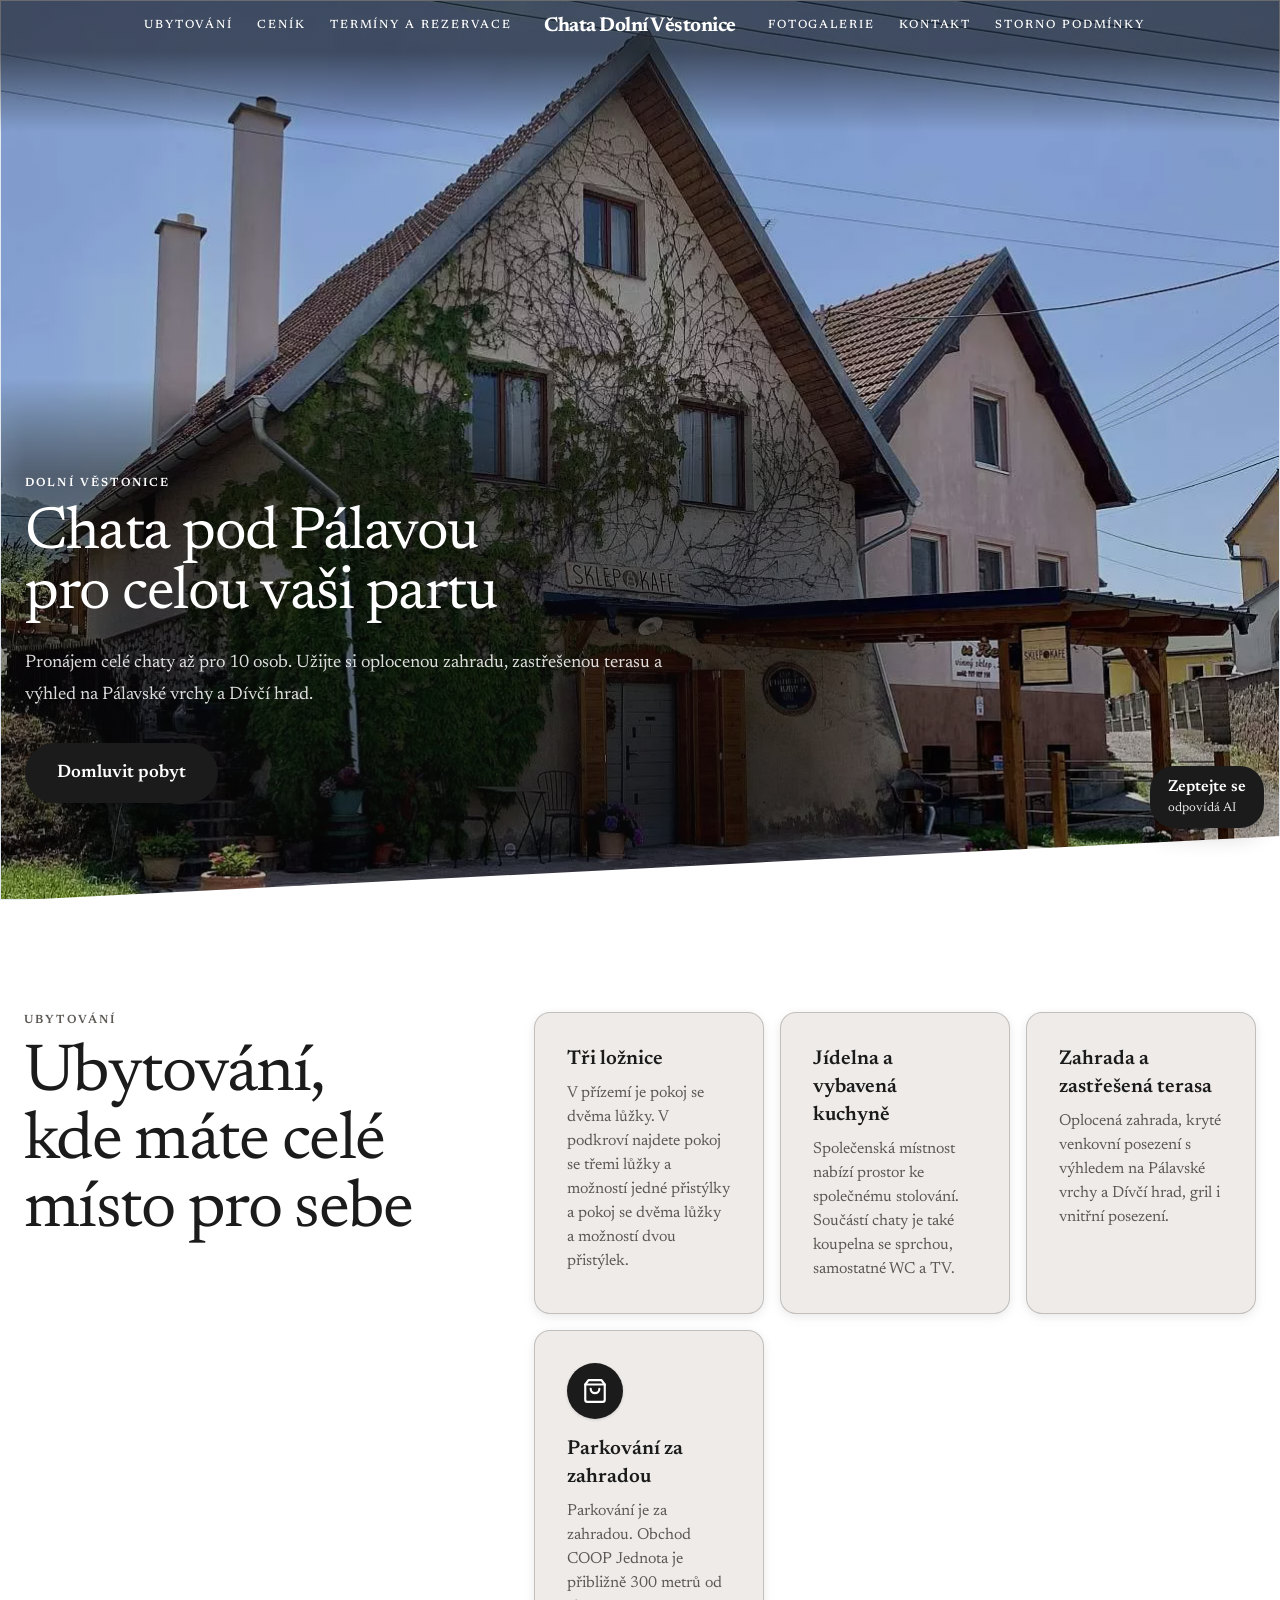
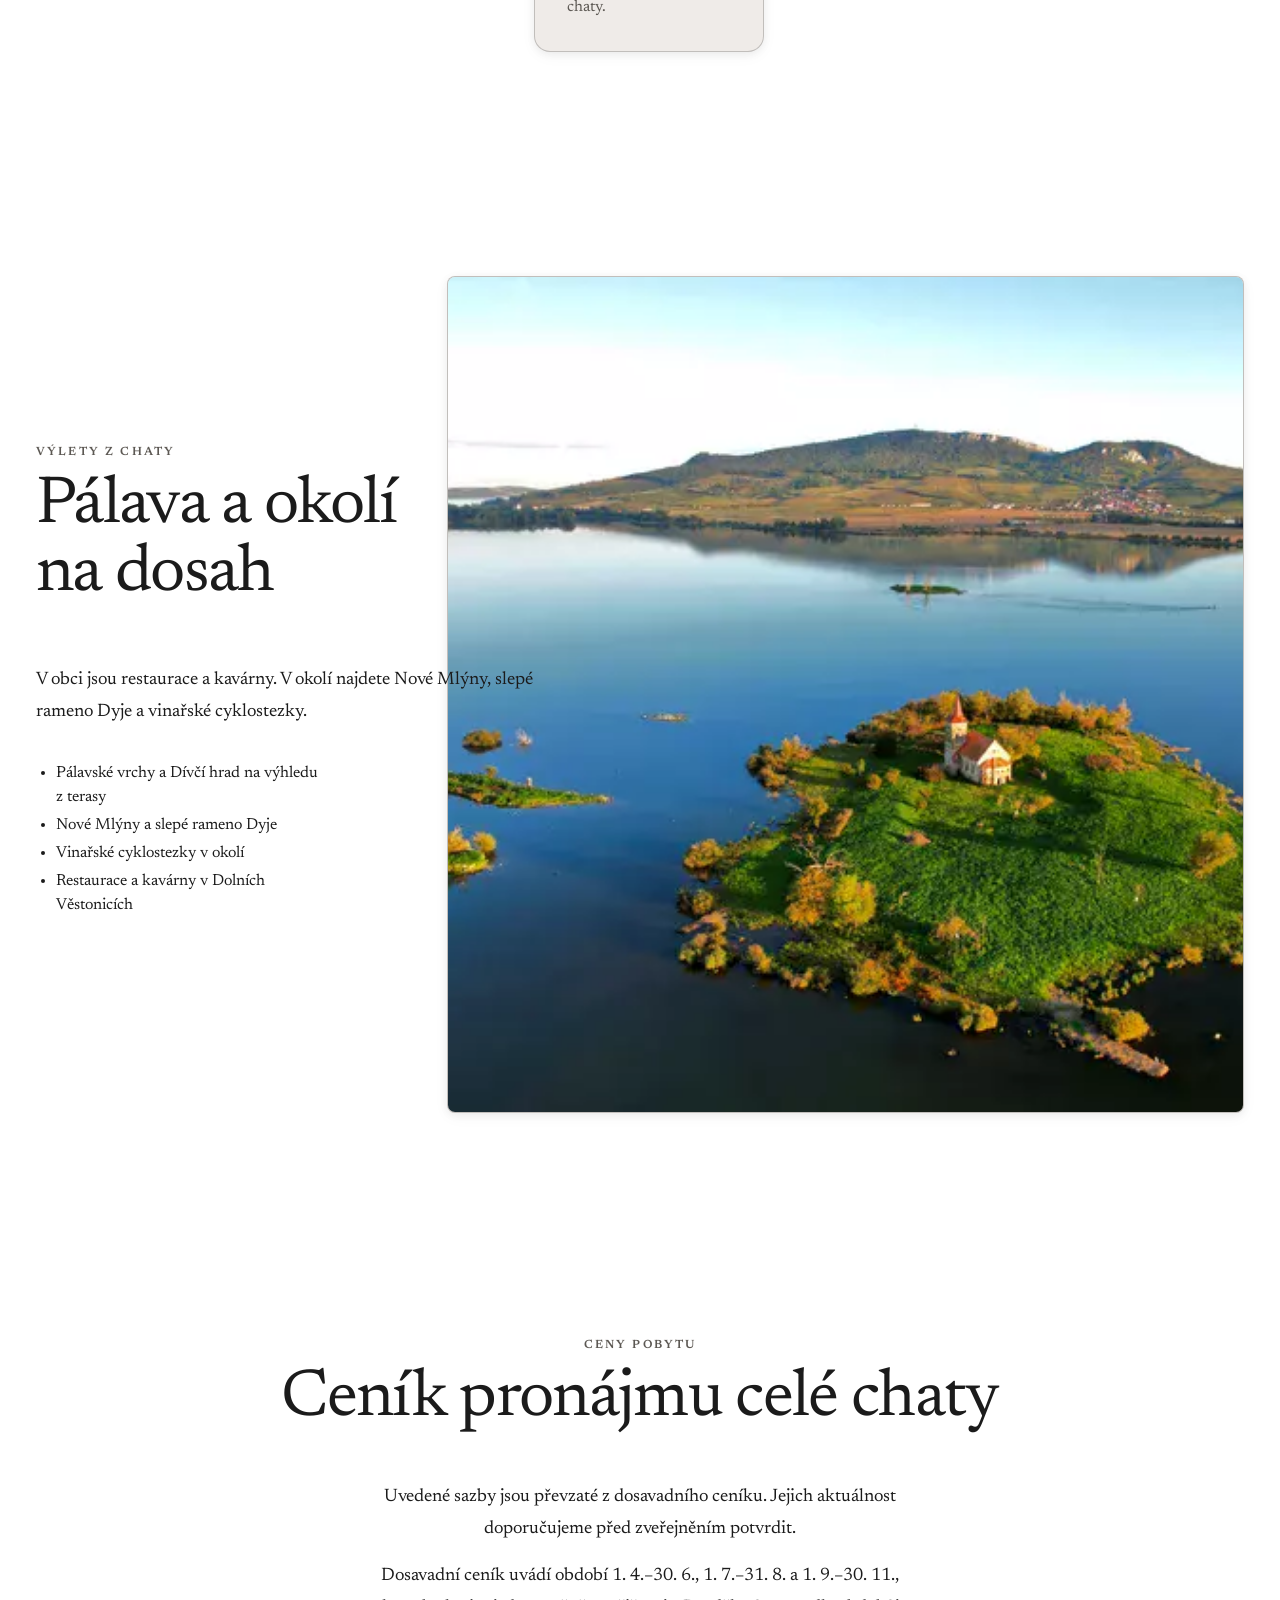
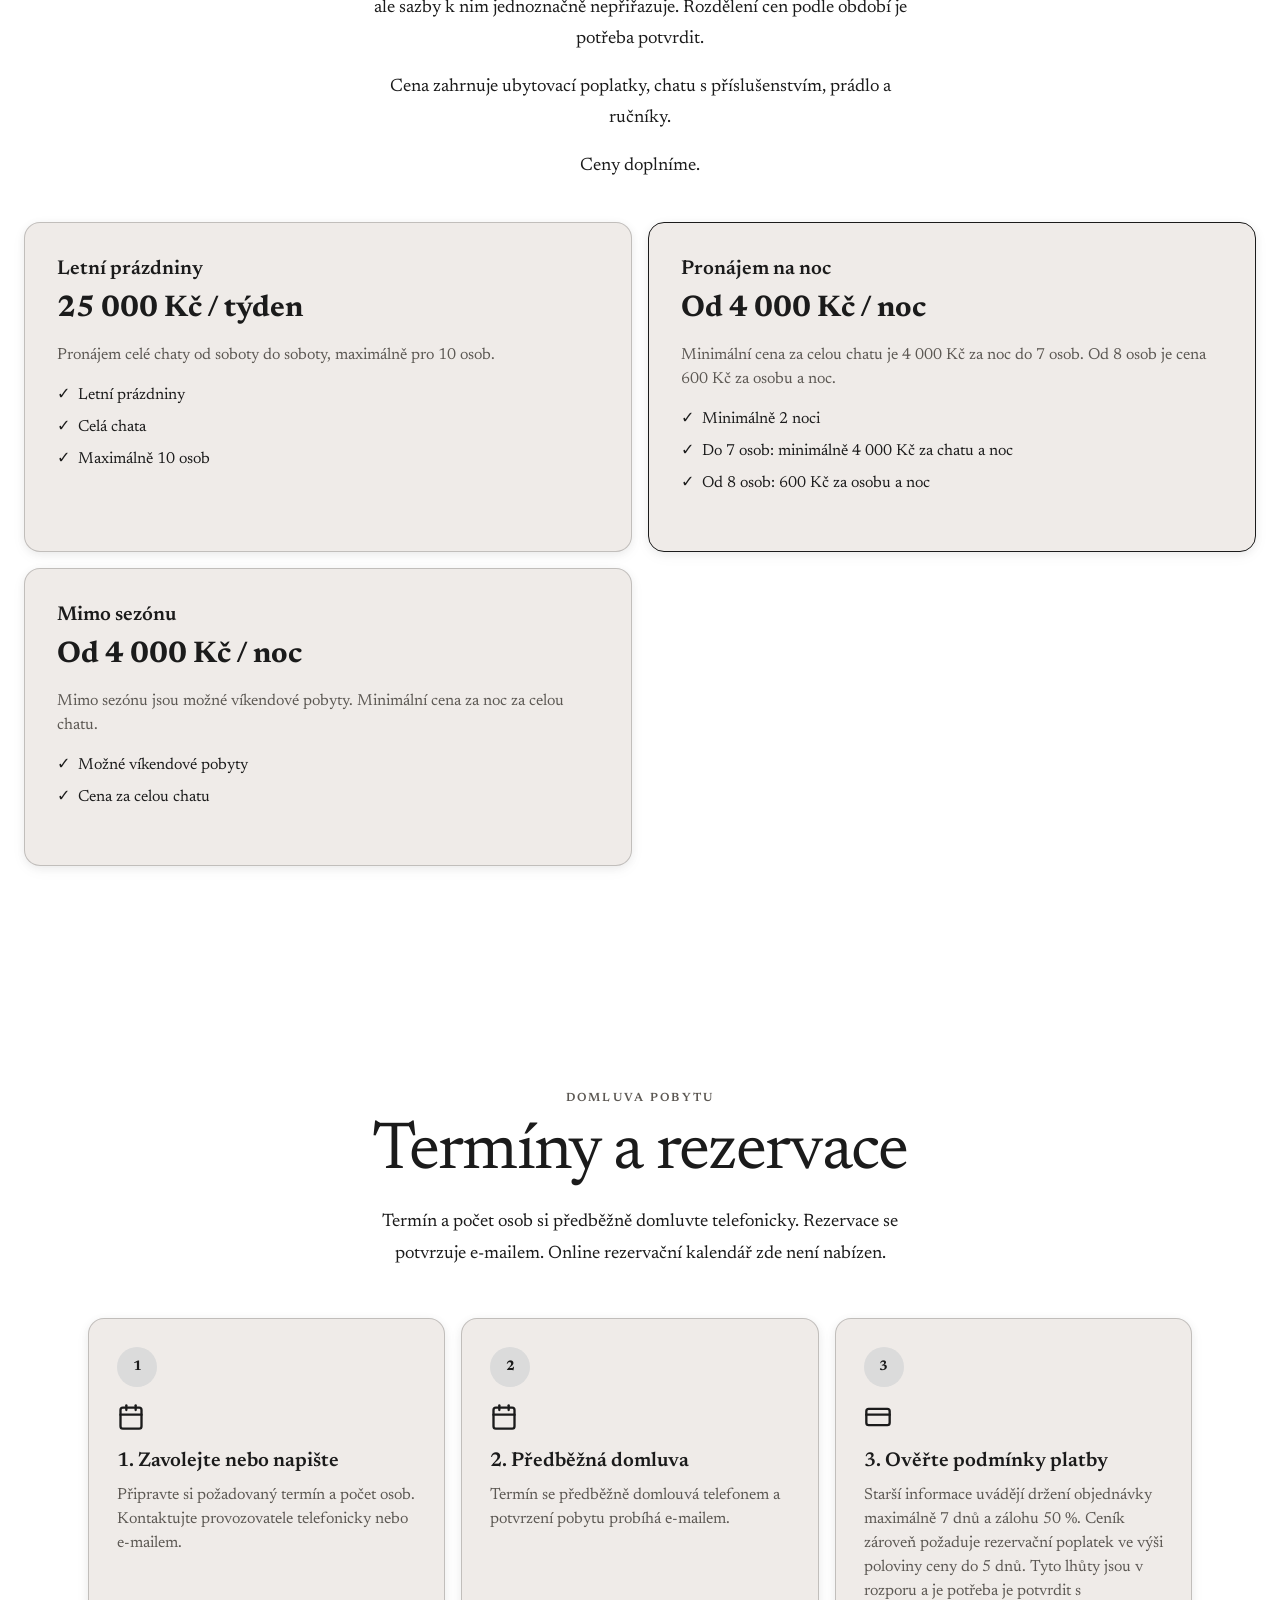
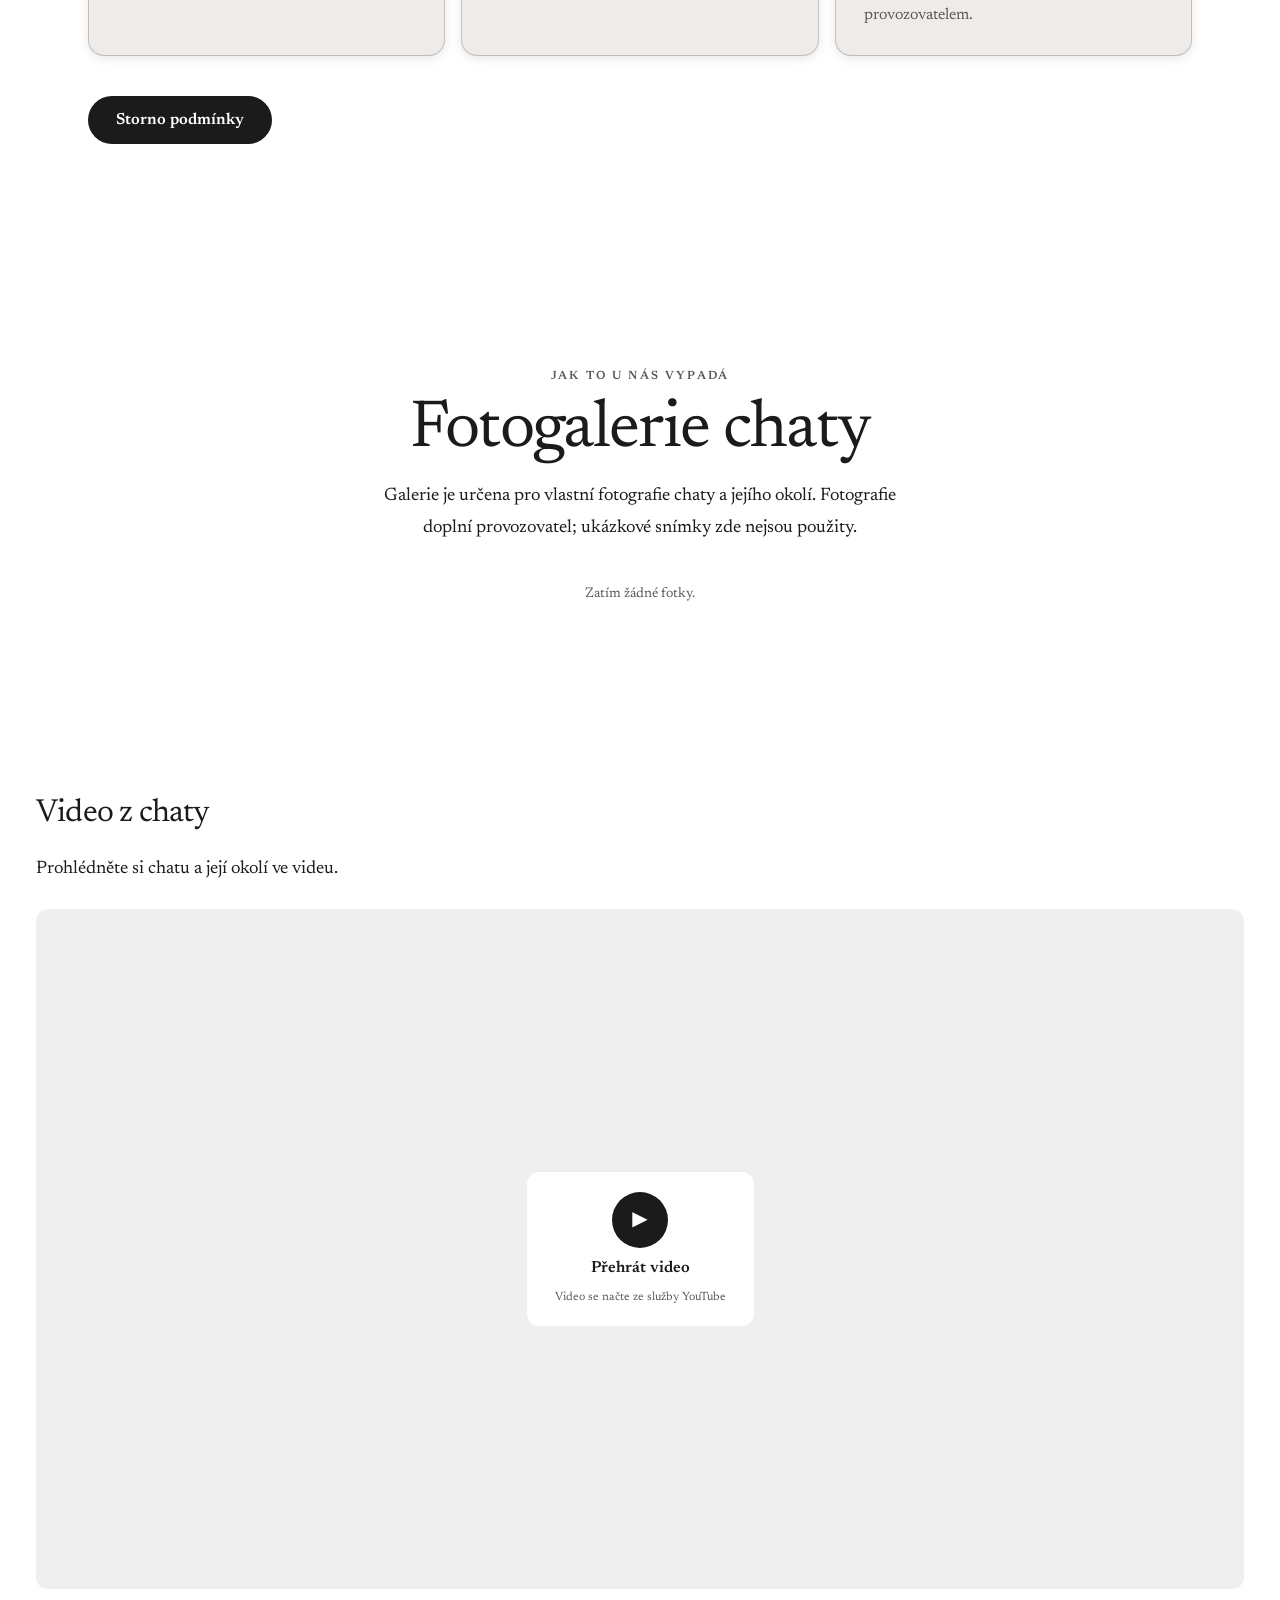
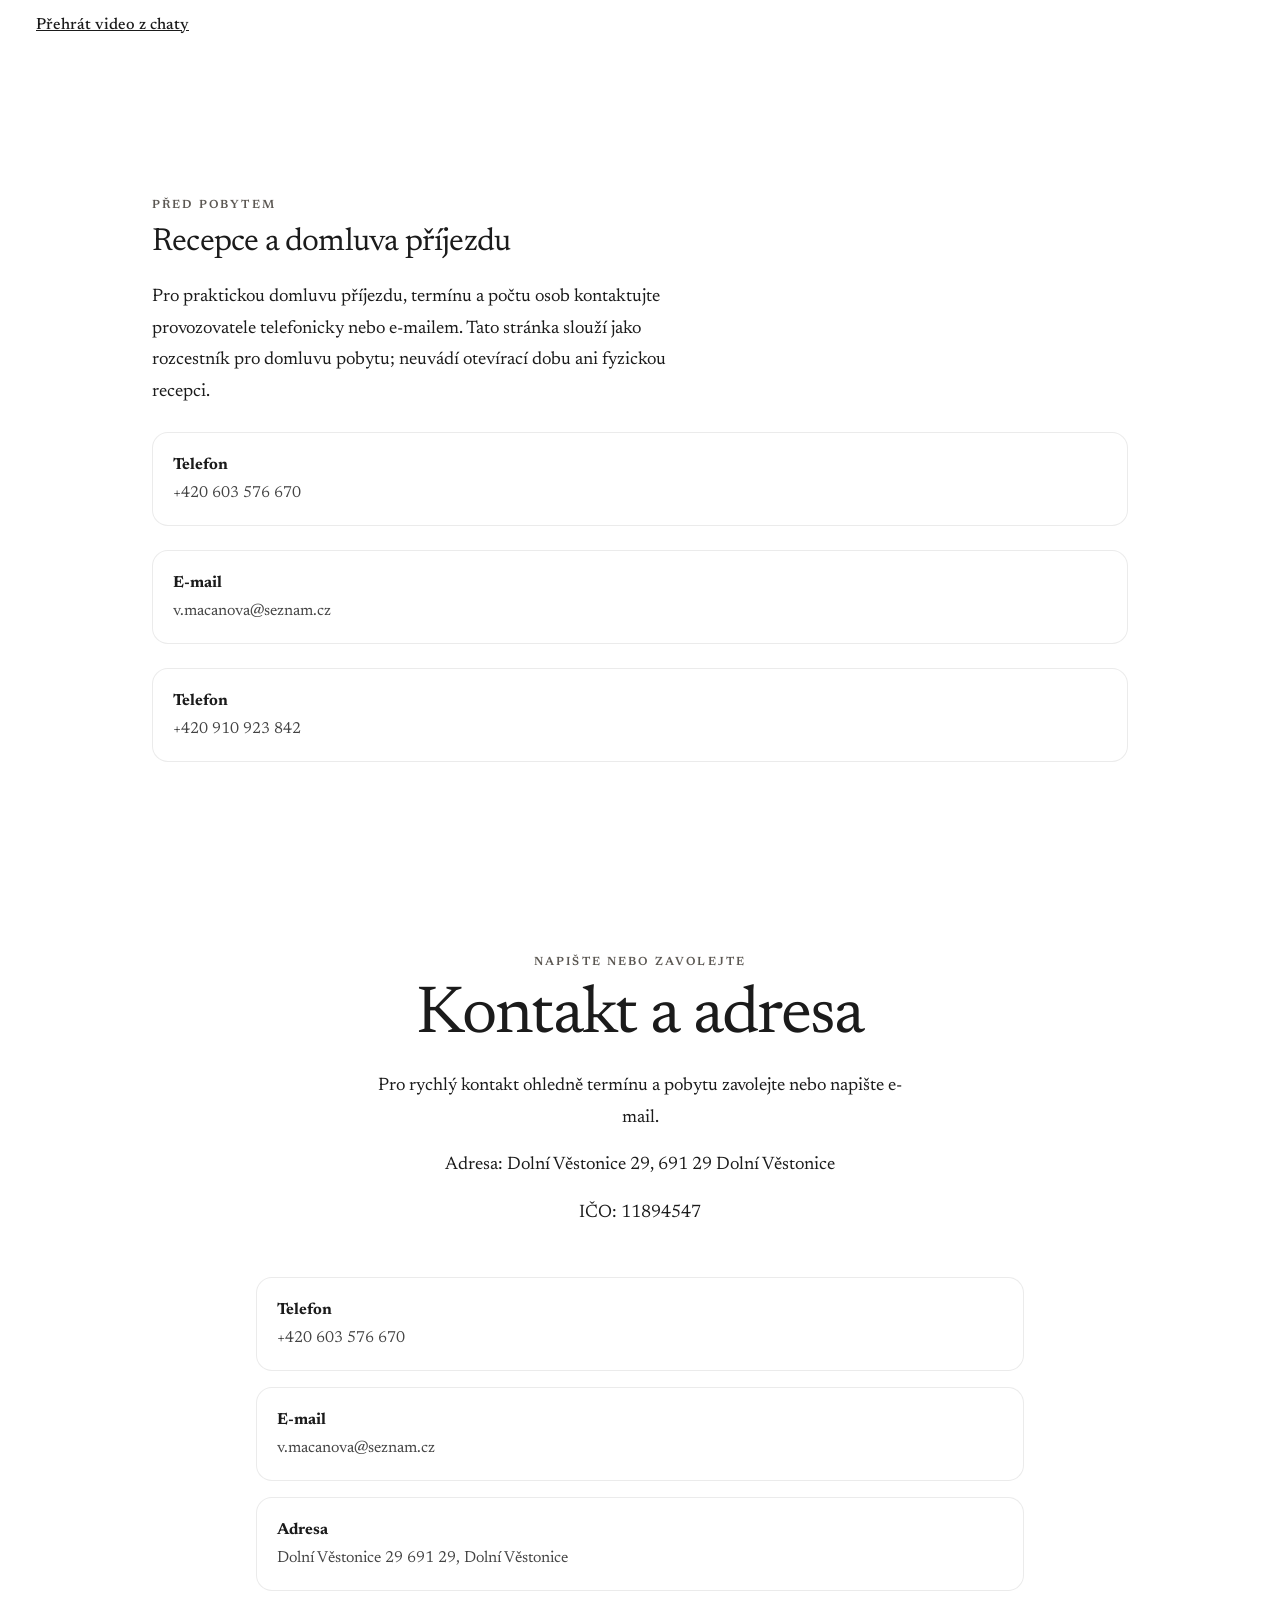
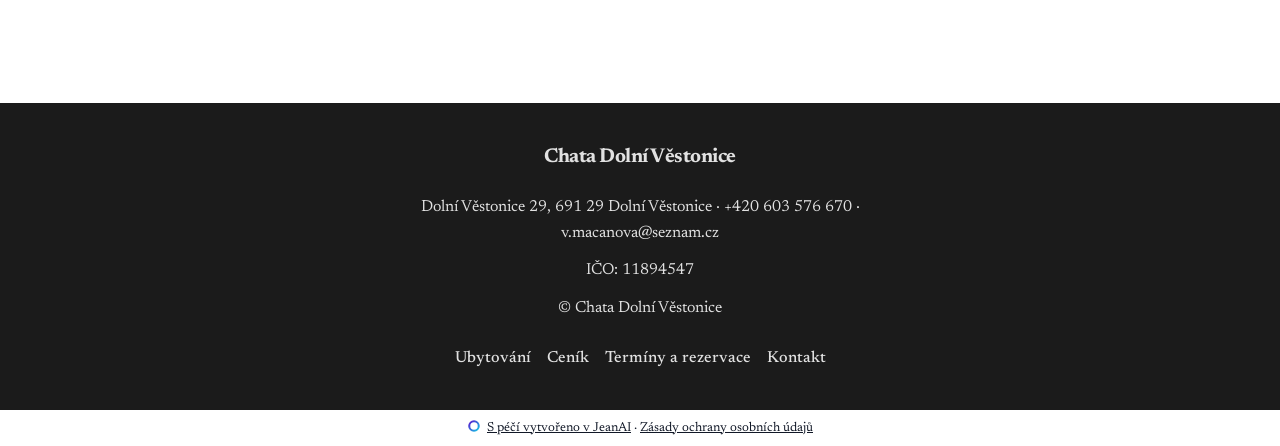
<file: index.html>
<!DOCTYPE html>
<html lang="cs">
  <head>
    <meta charset="UTF-8" />
    <meta name="viewport" content="width=device-width, initial-scale=1.0" />
    <meta name="description" content="Pronájem celé chaty až pro 10 osob v Dolních Věstonicích. Oplocená zahrada, zastřešená terasa s výhledem na Pálavu, ceník a rezervace po telefonu či e-mailu." />
    <meta property="og:title" content="Chata Dolní Věstonice" />
    <meta property="og:description" content="Pronájem celé chaty až pro 10 osob v Dolních Věstonicích. Oplocená zahrada, zastřešená terasa s výhledem na Pálavu, ceník a rezervace po telefonu či e-mailu." />
    <meta property="og:type" content="website" />
    <meta property="og:locale" content="cs" />
    <meta property="og:url" content="https://chata-dolni-vestonice.netlify.app" />
    <meta name="twitter:card" content="summary" />
    <meta name="twitter:title" content="Chata Dolní Věstonice" />
    <meta name="twitter:description" content="Pronájem celé chaty až pro 10 osob v Dolních Věstonicích. Oplocená zahrada, zastřešená terasa s výhledem na Pálavu, ceník a rezervace po telefonu či e-mailu." />
    <link rel="canonical" href="https://chata-dolni-vestonice.netlify.app" />
    <script type="application/ld+json">{"@context":"https://schema.org","@graph":[{"@type":"Organization","name":"Chata Dolní Věstonice","url":"https://chata-dolni-vestonice.netlify.app"},{"@type":"LocalBusiness","name":"Chata Dolní Věstonice","url":"https://chata-dolni-vestonice.netlify.app","telephone":"+420 603 576 670","email":"v.macanova@seznam.cz","address":"Dolní Věstonice 29 691 29, Dolní Věstonice","image":"https://chata-dolni-vestonice.netlify.app/og-image.jpg"}]}</script>
    <title>Chata Dolní Věstonice</title>
    <link rel="stylesheet" href="/assets/utilities.css" />
    <link rel="stylesheet" href="/styles.css" />
  <link rel="preload" as="image" href="/images/tiles-1-1600.webp" fetchpriority="high"></head>
  <body>
    <div class="jean-site-shell" data-jean-motion="off" style="min-height:100vh;display:flex;flex-direction:column">
    <header data-jean-burger="{&quot;panelCss&quot;:&quot;background:#FFFFFF;border-color:color-mix(in srgb, #1B1B1B 10%, transparent)&quot;,&quot;linkCss&quot;:&quot;color:#1B1B1B&quot;,&quot;links&quot;:[{&quot;href&quot;:&quot;#section_ubytovani&quot;,&quot;label&quot;:&quot;Ubytování&quot;},{&quot;href&quot;:&quot;#section_cenik&quot;,&quot;label&quot;:&quot;Ceník&quot;},{&quot;href&quot;:&quot;#section_rezervace&quot;,&quot;label&quot;:&quot;Termíny a rezervace&quot;},{&quot;href&quot;:&quot;#section_fotogalerie&quot;,&quot;label&quot;:&quot;Fotogalerie&quot;},{&quot;href&quot;:&quot;#section_kontakt&quot;,&quot;label&quot;:&quot;Kontakt&quot;},{&quot;href&quot;:&quot;/storno-podminky.html&quot;,&quot;label&quot;:&quot;Storno podmínky&quot;}],&quot;cta&quot;:null,&quot;mobileOnly&quot;:false}" class="absolute top-0 inset-x-0 z-50" id="section_header" data-section-id="section_header" data-section-type="header">
      <div class="max-w-7xl mx-auto px-6 py-3 grid grid-cols-[auto_1fr_auto_1fr_auto] items-center gap-x-3 lg:gap-x-8" style="color:#ffffff;--color-text:#ffffff;--color-heading:#ffffff;--color-muted:rgba(255,255,255,0.82);--color-line:rgba(255,255,255,0.28);--color-nav:transparent;--color-nav-border:rgba(255,255,255,0.28)">
        <div aria-hidden="true" class="col-start-1 row-start-1 flex items-center"><span class="lg:hidden block w-11 h-11 -ml-2 flex-shrink-0"></span></div>
        <nav class="hidden lg:grid grid-cols-subgrid col-start-2 col-span-3 row-start-1 items-center" data-block-id="block_main_navigation" data-block-type="nav_links">
          <div class="col-start-1 justify-self-end justify-end flex flex-wrap items-center gap-x-6 gap-y-1">
            <a href="#section_ubytovani" class="text-sm font-medium hover:opacity-70 transition-opacity" style="color:var(--color-text)">Ubytování</a>
            <a href="#section_cenik" class="text-sm font-medium hover:opacity-70 transition-opacity" style="color:var(--color-text)">Ceník</a>
            <a href="#section_rezervace" class="text-sm font-medium hover:opacity-70 transition-opacity" style="color:var(--color-text)">Termíny a rezervace</a>
          </div>
          <div class="col-start-3 justify-self-start flex flex-wrap items-center gap-x-6 gap-y-1">
            <a href="#section_fotogalerie" class="text-sm font-medium hover:opacity-70 transition-opacity" style="color:var(--color-text)">Fotogalerie</a>
            <a href="#section_kontakt" class="text-sm font-medium hover:opacity-70 transition-opacity" style="color:var(--color-text)">Kontakt</a>
            <a href="/storno-podminky.html" class="text-sm font-medium hover:opacity-70 transition-opacity" style="color:var(--color-text)">Storno podmínky</a>
          </div>
        </nav>
        <div class="col-start-3 row-start-1 flex justify-center items-center gap-3"><span class="text-xl tracking-tight flex-shrink-0" data-block-id="block_brand_name" data-block-type="text.heading" style="color:var(--color-text);font-family:var(--font-heading);font-weight:700">Chata Dolní Věstonice</span></div>
        <div class="col-start-5 row-start-1 flex justify-end items-center">
          
          <button type="button" aria-expanded="false" aria-controls="jean-header-menu" aria-label="Menu" class="lg:hidden inline-flex flex-col justify-center items-center gap-1.5 w-11 h-11 -mr-2 flex-shrink-0 cursor-pointer bg-transparent border-0">
          <span style="width:20px;height:2px;background-color:var(--color-text);display:block;transition:transform .2s;transform:none"></span>
          <span style="width:20px;height:2px;background-color:var(--color-text);display:block;opacity:1;transition:opacity .2s"></span>
          <span style="width:20px;height:2px;background-color:var(--color-text);display:block;transition:transform .2s;transform:none"></span>
        </button>
        </div>
      </div>
      
      <div aria-hidden="true" data-jean-header-veil="true" class="absolute inset-x-0 top-0 -z-10 pointer-events-none" style="height:calc(100% + 5rem);background:linear-gradient(180deg, rgba(10,10,10,0.56) 0, rgba(10,10,10,0.56) calc(100% - 5rem), rgba(10,10,10,0) 100%)"></div>
    </header>
    <section class="jean-scroll-stage min-h-screen flex items-end relative overflow-hidden" data-jean-parallax-root="hero" style="background-color:#f8fafc;background-image:url(&quot;/images/tiles-1-1600.webp&quot;);background-size:cover;background-position:center center;background-repeat:no-repeat;border-style:solid;border-color:#e2e8f0;border-width:1px" data-jean-edge-below="1" id="section_hero" data-section-id="section_hero" data-section-type="hero">
      <div class="absolute inset-0" aria-hidden="true" style="background:linear-gradient(180deg, rgba(10,10,10,0.18) 0%, rgba(10,10,10,0.18) 45%, rgba(10,10,10,0.18) 100%)"></div>
      <div class="relative z-10 w-full pt-28 pb-16 lg:pb-24">
        <div class="max-w-7xl mx-auto px-6 jean-motion-layer jean-parallax-subtle" data-jean-reveal="true">
          <div class="relative max-w-3xl text-left" data-jean-hero-words="low_left">
          <div class="absolute pointer-events-none" aria-hidden="true" data-jean-hero-text-scrim="true" style="background:linear-gradient(180deg, rgba(10,10,10,0.58) 0%, rgba(10,10,10,0.35) 45%, rgba(10,10,10,0.62) 100%);inset:-6rem -8rem;-webkit-mask-image:linear-gradient(to right, transparent 0, #000 8rem, #000 calc(100% - 8rem), transparent 100%), linear-gradient(to bottom, transparent 0, #000 6rem, #000 calc(100% - 6rem), transparent 100%);-webkit-mask-composite:source-in;mask-image:linear-gradient(to right, transparent 0, #000 8rem, #000 calc(100% - 8rem), transparent 100%), linear-gradient(to bottom, transparent 0, #000 6rem, #000 calc(100% - 6rem), transparent 100%);mask-composite:intersect"></div>
          <div class="relative">
          
          <div class="jean-heading-group"><p class="jean-eyebrow" style="color:#fff;font-family:var(--font-body);font-size:0.75rem;line-height:1.4;font-weight:600;letter-spacing:0.18em;text-transform:uppercase;margin:0 0 0.75rem">Dolní Věstonice</p><h1 class="text-4xl lg:text-6xl tracking-tight" data-block-id="block_hero_heading" data-block-type="text.heading" style="color:#fff;font-family:var(--font-heading);font-weight:400">Chata pod Pálavou pro celou vaši partu</h1></div>
          <p class="mt-6 text-lg max-w-2xl" data-block-id="block_hero_intro" data-block-type="text.paragraph" style="color:rgba(255,255,255,0.86);font-family:var(--font-body);font-weight:400">Pronájem celé chaty až pro 10 osob. Užijte si oplocenou zahradu, zastřešenou terasu a výhled na Pálavské vrchy a Dívčí hrad.</p>
          <div class="mt-8 flex flex-row flex-wrap items-center justify-start gap-4"><a href="#section_rezervace" class=" inline-block px-8 py-4 font-semibold text-lg shadow-xl" data-block-id="block_hero_button" data-block-type="button" style="border-radius:9999px;color:var(--color-on-primary, #fff);background-color:var(--color-primary);border:none">Domluvit pobyt</a></div>
          
          </div>
          </div>
        </div>
      </div>
    </section>
    <div id="section_ubytovani" class="jean-motion-layer" data-jean-reveal="true" data-section-id="section_ubytovani" data-section-type="features" data-jean-edge-above="slant">
    <section class="py-20 lg:py-28 jean-scroll-stage jean-section-shell" data-jean-parallax-root="features" style="background-color:var(--color-bg)">
      <div class="max-w-7xl mx-auto px-6 jean-panel-layout">
        <div class="jean-panel-sticky jean-motion-layer jean-parallax-subtle" data-jean-reveal="true"><div class="jean-heading-group"><p class="jean-eyebrow" style="color:var(--color-muted);font-family:var(--font-body);font-size:0.75rem;line-height:1.4;font-weight:600;letter-spacing:0.18em;text-transform:uppercase;margin:0 0 0.75rem">Ubytování</p><h2 class="text-3xl lg:text-5xl font-bold" data-block-id="block_ubytovani_heading" data-block-type="text.heading" style="color:var(--color-text);font-family:var(--font-heading)">Ubytování, kde máte celé místo pro sebe</h2></div></div>
        
        <div class="jean-stagger-grid grid grid-cols-1 md:grid-cols-2 lg:grid-cols-3 gap-6 items-stretch">
          <div class="group jean-soft-shadow p-8 rounded-2xl h-full flex flex-col jean-motion-layer jean-stagger-card jean-parallax-up" data-jean-reveal="true" data-block-id="block_loznice" data-block-type="card" style="transition-delay:0s">
            
            
            <h3 class="text-xl font-semibold mb-2" style="color:var(--color-text)">Tři ložnice</h3>
            <p style="color:var(--color-muted)">V přízemí je pokoj se dvěma lůžky. V podkroví najdete pokoj se třemi lůžky a možností jedné přistýlky a pokoj se dvěma lůžky a možností dvou přistýlek.</p>
          </div>
          <div class="group jean-soft-shadow p-8 rounded-2xl h-full flex flex-col jean-motion-layer jean-stagger-card jean-parallax-down" data-jean-reveal="true" data-block-id="block_spolecenska_mistnost" data-block-type="card" style="transition-delay:0.08s">
            
            
            <h3 class="text-xl font-semibold mb-2" style="color:var(--color-text)">Jídelna a vybavená kuchyně</h3>
            <p style="color:var(--color-muted)">Společenská místnost nabízí prostor ke společnému stolování. Součástí chaty je také koupelna se sprchou, samostatné WC a TV.</p>
          </div>
          <div class="group jean-soft-shadow p-8 rounded-2xl h-full flex flex-col jean-motion-layer jean-stagger-card jean-parallax-up" data-jean-reveal="true" data-block-id="block_zahrada_a_terasa" data-block-type="card" style="transition-delay:0.16s">
            
            
            <h3 class="text-xl font-semibold mb-2" style="color:var(--color-text)">Zahrada a zastřešená terasa</h3>
            <p style="color:var(--color-muted)">Oplocená zahrada, kryté venkovní posezení s výhledem na Pálavské vrchy a Dívčí hrad, gril i vnitřní posezení.</p>
          </div>
          <div class="group jean-soft-shadow p-8 rounded-2xl h-full flex flex-col jean-motion-layer jean-stagger-card jean-parallax-down" data-jean-reveal="true" data-block-id="block_parkovani" data-block-type="card" style="transition-delay:0.24s">
            
            <div class="w-14 h-14 rounded-full flex items-center justify-center mb-4" style="background-color:var(--color-primary);color:var(--color-on-primary, #fff);box-shadow:0 1px 3px rgba(15,23,42,0.14)"><svg xmlns="http://www.w3.org/2000/svg" class="lucide lucide-shopping-bag" width="26" height="26" viewBox="0 0 24 24" fill="none" stroke="currentColor" stroke-width="2" stroke-linecap="round" stroke-linejoin="round" aria-hidden="true"><path d="M6 2 3 6v14a2 2 0 0 0 2 2h14a2 2 0 0 0 2-2V6l-3-4Z" /> <path d="M3 6h18" /> <path d="M16 10a4 4 0 0 1-8 0" /></svg></div>
            <h3 class="text-xl font-semibold mb-2" style="color:var(--color-text)">Parkování za zahradou</h3>
            <p style="color:var(--color-muted)">Parkování je za zahradou. Obchod COOP Jednota je přibližně 300 metrů od chaty.</p>
          </div>
        </div>
      </div>
    </section>
    </div>
    <div id="section_okoli" class="jean-motion-layer" data-jean-reveal="true" data-section-id="section_okoli" data-section-type="about">
    <section class="py-20 lg:py-28 jean-section-shell" style="background-color:var(--color-bg)">
      <div class="jean-rhythm-wide mx-auto px-6">
        <div class="jean-grid-section" style="--jean-grid-row:1rem;--jean-grid-gap:1.5rem;grid-template-rows:repeat(30, minmax(1rem, auto))">
        <div class="jean-grid-cell jean-cell-media" style="grid-column:5 / span 8;grid-row:1 / span 30;--jean-cell-order:18"><div class="jean-cell-fill"><div class="jean-soft-shadow overflow-hidden flex items-center justify-center" style="border-radius:var(--jean-radius, 1.5rem)" data-block-id="block_okoli_image" data-block-type="image"><img src="/images/photo-1-960.webp" alt="Vlastní fotografie okolí chaty bude doplněna provozovatelem." style="width:100%;height:100%;object-fit:cover;object-position:center center;display:block" srcset="/images/photo-1-480.webp 480w, /images/photo-1-960.webp 660w" data-jean-full="/images/photo-1-960.webp" loading="lazy" sizes="auto, (max-width: 768px) 100vw, 50vw" decoding="async"></div></div></div>
        <div class="jean-grid-cell jean-cell-content" style="grid-column:1 / span 6;grid-row:8 / span 5;--jean-cell-order:105;justify-items:start;align-items:start"><div class="jean-heading-group"><p class="jean-eyebrow" style="color:var(--color-muted);font-family:var(--font-body);font-size:0.75rem;line-height:1.4;font-weight:600;letter-spacing:0.18em;text-transform:uppercase;margin:0 0 0.75rem">Výlety z chaty</p><h2 class="text-3xl lg:text-4xl font-bold mb-6" data-block-id="block_okoli_heading" data-block-type="text.heading" style="color:var(--color-text);font-family:var(--font-heading)">Pálava a okolí na dosah</h2></div></div>
        <div class="jean-grid-cell jean-cell-content" style="grid-column:1 / span 6;grid-row:14 / span 3;--jean-cell-order:183;justify-items:start;align-items:start"><div><p data-block-id="block_okoli_text" data-block-type="text.paragraph" data-jean-held="" style="color:var(--color-text);line-height:1.6;font-weight:400">V obci jsou restaurace a kavárny. V okolí najdete Nové Mlýny, slepé rameno Dyje a vinařské cyklostezky.</p></div></div>
        <div class="jean-grid-cell jean-cell-content" style="grid-column:1 / span 3;grid-row:18 / span 5;--jean-cell-order:235;justify-items:start;align-items:start"><div><ul data-block-id="block_okoli_details" data-block-type="list" style="margin:0;padding:0;color:var(--color-text)"><li style="margin:0 0 .25rem 1.25rem;padding:0;list-style:disc">Pálavské vrchy a Dívčí hrad na výhledu z terasy</li><li style="margin:0 0 .25rem 1.25rem;padding:0;list-style:disc">Nové Mlýny a slepé rameno Dyje</li><li style="margin:0 0 .25rem 1.25rem;padding:0;list-style:disc">Vinařské cyklostezky v okolí</li><li style="margin:0 0 .25rem 1.25rem;padding:0;list-style:disc">Restaurace a kavárny v Dolních Věstonicích</li></ul></div></div>
      </div>
      </div>
    </section>
    </div>
    <div id="section_cenik" class="jean-motion-layer" data-jean-reveal="true" data-section-id="section_cenik" data-section-type="pricing">
    <section class="py-20 lg:py-28 jean-section-shell" style="background-color:var(--color-bg)">
      <div class="max-w-7xl mx-auto px-6">
        <div class="jean-heading-group"><p class="jean-eyebrow text-center" style="color:var(--color-muted);font-family:var(--font-body);font-size:0.75rem;line-height:1.4;font-weight:600;letter-spacing:0.18em;text-transform:uppercase;margin:0 0 0.75rem">Ceny pobytu</p><h2 class="text-3xl lg:text-4xl font-bold text-center mb-12" data-block-id="block_cenik_heading" data-block-type="text.heading" style="color:var(--color-text);font-family:var(--font-heading)">Ceník pronájmu celé chaty</h2></div>
        <div class="max-w-3xl mx-auto text-center mb-10 flex flex-col gap-4"><div><p data-block-id="block_cenik_intro" data-block-type="text.paragraph" data-jean-held="" style="color:var(--color-text);line-height:1.6;font-weight:400">Uvedené sazby jsou převzaté z dosavadního ceníku. Jejich aktuálnost doporučujeme před zveřejněním potvrdit.</p></div>
          <div><p data-block-id="block_obdobi_ceniku" data-block-type="text.paragraph" data-jean-held="" style="color:var(--color-text);line-height:1.6;font-weight:400">Dosavadní ceník uvádí období 1. 4.–30. 6., 1. 7.–31. 8. a 1. 9.–30. 11., ale sazby k nim jednoznačně nepřiřazuje. Rozdělení cen podle období je potřeba potvrdit.</p></div>
          <div><p data-block-id="block_cena_zahrnuje" data-block-type="text.paragraph" data-jean-held="" style="color:var(--color-text);line-height:1.6;font-weight:400">Cena zahrnuje ubytovací poplatky, chatu s příslušenstvím, prádlo a ručníky.</p></div>
          <div><p data-block-id="block_ceny_overeni" data-block-type="text.paragraph" data-jean-held="" style="color:var(--color-text);line-height:1.6;font-weight:400">Ceny doplníme.</p></div></div>
        <div class="jean-stagger-grid grid grid-cols-1 md:grid-cols-2 lg:grid-cols-2 gap-6 items-stretch">
          <div class="jean-soft-shadow p-8 rounded-2xl jean-motion-layer jean-stagger-card jean-parallax-up" data-jean-reveal="true" data-block-id="block_cena_tyden" data-block-type="card" style="transition-delay:0s">
            
            <h3 class="text-xl font-semibold mb-2" style="color:var(--color-text)">Letní prázdniny</h3>
            <p class="text-3xl font-bold mb-4" style="color:var(--color-primary)">25 000 Kč / týden</p>
            <p class="mb-4" style="color:var(--color-muted)">Pronájem celé chaty od soboty do soboty, maximálně pro 10 osob.</p>
            <ul class="space-y-2 mb-6"><li class="flex items-center gap-2"><span style="color:var(--color-primary)">✓</span> Letní prázdniny</li><li class="flex items-center gap-2"><span style="color:var(--color-primary)">✓</span> Celá chata</li><li class="flex items-center gap-2"><span style="color:var(--color-primary)">✓</span> Maximálně 10 osob</li></ul>
            
          </div>
          <div class="jean-soft-shadow p-8 rounded-2xl jean-motion-layer jean-stagger-card  ring-2 jean-parallax-down" data-jean-reveal="true" data-block-id="block_cena_noc" data-block-type="card" style="border-color:var(--color-primary);outline-color:var(--color-primary);transition-delay:0.08s">
            
            <h3 class="text-xl font-semibold mb-2" style="color:var(--color-text)">Pronájem na noc</h3>
            <p class="text-3xl font-bold mb-4" style="color:var(--color-primary)">Od 4 000 Kč / noc</p>
            <p class="mb-4" style="color:var(--color-muted)">Minimální cena za celou chatu je 4 000 Kč za noc do 7 osob. Od 8 osob je cena 600 Kč za osobu a noc.</p>
            <ul class="space-y-2 mb-6"><li class="flex items-center gap-2"><span style="color:var(--color-primary)">✓</span> Minimálně 2 noci</li><li class="flex items-center gap-2"><span style="color:var(--color-primary)">✓</span> Do 7 osob: minimálně 4 000 Kč za chatu a noc</li><li class="flex items-center gap-2"><span style="color:var(--color-primary)">✓</span> Od 8 osob: 600 Kč za osobu a noc</li></ul>
            
          </div>
          <div class="jean-soft-shadow p-8 rounded-2xl jean-motion-layer jean-stagger-card jean-parallax-up" data-jean-reveal="true" data-block-id="block_cena_mimo_sezonu" data-block-type="card" style="transition-delay:0.16s">
            
            <h3 class="text-xl font-semibold mb-2" style="color:var(--color-text)">Mimo sezónu</h3>
            <p class="text-3xl font-bold mb-4" style="color:var(--color-primary)">Od 4 000 Kč / noc</p>
            <p class="mb-4" style="color:var(--color-muted)">Mimo sezónu jsou možné víkendové pobyty. Minimální cena za noc za celou chatu.</p>
            <ul class="space-y-2 mb-6"><li class="flex items-center gap-2"><span style="color:var(--color-primary)">✓</span> Možné víkendové pobyty</li><li class="flex items-center gap-2"><span style="color:var(--color-primary)">✓</span> Cena za celou chatu</li></ul>
            
          </div>
        </div>
      </div>
    </section>
    </div>
    <div id="section_rezervace" class="jean-motion-layer" data-jean-reveal="true" data-section-id="section_rezervace" data-section-type="how_it_works">
    <section class="py-20 lg:py-28 jean-section-shell" style="background-color:var(--color-bg)">
      <div class="max-w-6xl mx-auto px-6">
        <div class="jean-heading-group"><p class="jean-eyebrow text-center" style="color:var(--color-muted);font-family:var(--font-body);font-size:0.75rem;line-height:1.4;font-weight:600;letter-spacing:0.18em;text-transform:uppercase;margin:0 0 0.75rem">Domluva pobytu</p><h2 class="text-3xl lg:text-4xl font-bold text-center mb-5" data-block-id="block_rezervace_heading" data-block-type="text.heading" style="color:var(--color-text);font-family:var(--font-heading)">Termíny a rezervace</h2></div>
        <div class="max-w-3xl mx-auto text-center mb-12 flex flex-col gap-4"><div><p data-block-id="block_rezervace_intro" data-block-type="text.paragraph" data-jean-held="" style="color:var(--color-text);line-height:1.6;font-weight:400">Termín a počet osob si předběžně domluvte telefonicky. Rezervace se potvrzuje e-mailem. Online rezervační kalendář zde není nabízen.</p></div></div>
        <div class="jean-stagger-grid grid grid-cols-1 md:grid-cols-2 lg:grid-cols-3 gap-6"><article class="jean-soft-shadow p-7 rounded-2xl jean-motion-layer jean-stagger-card jean-parallax-up" data-jean-reveal="true" data-block-id="block_rezervace_krok1" data-block-type="card" style="transition-delay:0s">
            <div class="inline-flex items-center justify-center w-10 h-10 rounded-full mb-4 text-sm font-bold" style="background-color:color-mix(in srgb, var(--color-primary) 16%, white);color:var(--color-primary)">1</div>
            <div class="mb-4" style="color:var(--color-primary)"><svg xmlns="http://www.w3.org/2000/svg" class="lucide lucide-calendar" width="28" height="28" viewBox="0 0 24 24" fill="none" stroke="currentColor" stroke-width="2" stroke-linecap="round" stroke-linejoin="round" aria-hidden="true"><path d="M8 2v4" /> <path d="M16 2v4" /> <rect width="18" height="18" x="3" y="4" rx="2" /> <path d="M3 10h18" /></svg></div><h3 class="text-xl font-semibold mb-2" style="color:var(--color-text)">1. Zavolejte nebo napište</h3><p style="color:var(--color-muted)">Připravte si požadovaný termín a počet osob. Kontaktujte provozovatele telefonicky nebo e-mailem.</p>
          </article>
          <article class="jean-soft-shadow p-7 rounded-2xl jean-motion-layer jean-stagger-card jean-parallax-down" data-jean-reveal="true" data-block-id="block_rezervace_krok2" data-block-type="card" style="transition-delay:0.08s">
            <div class="inline-flex items-center justify-center w-10 h-10 rounded-full mb-4 text-sm font-bold" style="background-color:color-mix(in srgb, var(--color-primary) 16%, white);color:var(--color-primary)">2</div>
            <div class="mb-4" style="color:var(--color-primary)"><svg xmlns="http://www.w3.org/2000/svg" class="lucide lucide-calendar" width="28" height="28" viewBox="0 0 24 24" fill="none" stroke="currentColor" stroke-width="2" stroke-linecap="round" stroke-linejoin="round" aria-hidden="true"><path d="M8 2v4" /> <path d="M16 2v4" /> <rect width="18" height="18" x="3" y="4" rx="2" /> <path d="M3 10h18" /></svg></div><h3 class="text-xl font-semibold mb-2" style="color:var(--color-text)">2. Předběžná domluva</h3><p style="color:var(--color-muted)">Termín se předběžně domlouvá telefonem a potvrzení pobytu probíhá e-mailem.</p>
          </article>
          <article class="jean-soft-shadow p-7 rounded-2xl jean-motion-layer jean-stagger-card jean-parallax-up" data-jean-reveal="true" data-block-id="block_rezervace_krok3" data-block-type="card" style="transition-delay:0.16s">
            <div class="inline-flex items-center justify-center w-10 h-10 rounded-full mb-4 text-sm font-bold" style="background-color:color-mix(in srgb, var(--color-primary) 16%, white);color:var(--color-primary)">3</div>
            <div class="mb-4" style="color:var(--color-primary)"><svg xmlns="http://www.w3.org/2000/svg" class="lucide lucide-credit-card" width="28" height="28" viewBox="0 0 24 24" fill="none" stroke="currentColor" stroke-width="2" stroke-linecap="round" stroke-linejoin="round" aria-hidden="true"><rect width="20" height="14" x="2" y="5" rx="2" /> <line x1="2" x2="22" y1="10" y2="10" /></svg></div><h3 class="text-xl font-semibold mb-2" style="color:var(--color-text)">3. Ověřte podmínky platby</h3><p style="color:var(--color-muted)">Starší informace uvádějí držení objednávky maximálně 7 dnů a zálohu 50 %. Ceník zároveň požaduje rezervační poplatek ve výši poloviny ceny do 5 dnů. Tyto lhůty jsou v rozporu a je potřeba je potvrdit s provozovatelem.</p>
          </article></div>
        <div class="mt-10 flex flex-col gap-5"><div><div data-block-id="block_storno_page_link" data-block-type="button"><a href="/storno-podminky" style="display:inline-block;padding:.75rem 1.75rem;font-weight:600;border-radius:9999px;color:var(--color-on-primary, #fff);background:var(--color-primary);border:none">Storno podmínky</a></div></div></div>
      </div>
    </section>
    </div>
    <div class="jean-motion-layer" data-jean-reveal="true" id="section_fotogalerie" data-section-id="section_fotogalerie" data-section-type="gallery">
    <section class="py-20 lg:py-28 jean-section-shell " style="background-color:var(--color-bg)">
      <div class="max-w-7xl mx-auto px-6">
        <div class="jean-heading-group"><p class="jean-eyebrow text-center" style="color:var(--color-muted);font-family:var(--font-body);font-size:0.75rem;line-height:1.4;font-weight:600;letter-spacing:0.18em;text-transform:uppercase;margin:0 0 0.75rem">Jak to u nás vypadá</p><h2 class="text-3xl lg:text-4xl font-bold mb-4 text-center" data-block-id="block_fotogalerie_heading" data-block-type="text.heading" style="color:var(--color-text);font-family:var(--font-heading)">Fotogalerie chaty</h2></div>
        <div class="mb-10 flex flex-col gap-3 text-center max-w-2xl mx-auto"><div><p data-block-id="block_fotogalerie_intro" data-block-type="text.paragraph" data-jean-held="" style="color:var(--color-text);line-height:1.6;font-weight:400">Galerie je určena pro vlastní fotografie chaty a jejího okolí. Fotografie doplní provozovatel; ukázkové snímky zde nejsou použity.</p></div></div>
        <div class="jean-widget jean-widget--gallery" data-jean-capability="gallery" data-jean-columns="3"><p class="jean-widget-empty">Zatím žádné fotky.</p></div>
      </div>
    </section>
    </div>
    <div id="section_video_z_chaty" class="jean-motion-layer" data-jean-reveal="true" data-section-id="section_video_z_chaty" data-section-type="content_group">
    <section class="py-16 lg:py-20 jean-section-shell" style="background-color:var(--color-bg)">
      <div class="jean-rhythm-wide mx-auto px-6 flex flex-col gap-6">
        <div><h2 data-block-id="block_video_z_chaty_heading" data-block-type="text.heading" style="font-size:2rem;font-weight:400;color:var(--color-text)">Video z chaty</h2></div>
        <div><p data-block-id="block_video_z_chaty_intro" data-block-type="text.paragraph" data-jean-held="" style="color:var(--color-text);line-height:1.6;font-weight:400">Prohlédněte si chatu a její okolí ve videu.</p></div>
        <div><div data-block-id="block_video_chaty" data-block-type="video_embed" data-jean-video="https://www.youtube-nocookie.com/embed/iW5ZJJCwsHg" style="position:relative;width:100%;aspect-ratio:16/9;border-radius:.75rem;overflow:hidden;background-color:var(--color-card)"><a href="https://www.youtube.com/watch?v=iW5ZJJCwsHg" target="_blank" rel="noopener noreferrer" data-jean-video-play="1" aria-label="Přehrát video — Video se načte ze služby YouTube" style="position:absolute;inset:0;display:flex;align-items:center;justify-content:center;text-decoration:none;color:var(--color-text)"><span style="display:flex;flex-direction:column;align-items:center;gap:.5rem;padding:1.25rem 1.75rem;border-radius:.75rem;background-color:var(--color-surface)"><span aria-hidden="true" style="display:flex;align-items:center;justify-content:center;width:3.5rem;height:3.5rem;border-radius:9999px;background-color:var(--color-primary);color:var(--color-on-primary, #fff);font-size:1.25rem;line-height:1">▶</span><span style="font-weight:600;color:var(--color-text)">Přehrát video</span><span style="font-size:.75rem;color:var(--color-muted)">Video se načte ze služby YouTube</span></span></a></div></div>
        <div><a data-block-id="block_odkaz_video_z_chaty" data-block-type="link" href="https://www.youtube.com/watch?v=iW5ZJJCwsHg" style="color:var(--color-primary);font-weight:500;text-decoration:underline">Přehrát video z chaty</a></div>
      </div>
    </section>
    </div>
    <div id="section_recepce" class="jean-motion-layer" data-jean-reveal="true" data-section-id="section_recepce" data-section-type="content_group">
    <section class="py-16 lg:py-20 jean-section-shell" style="background-color:var(--color-bg)">
      <div class="max-w-5xl mx-auto px-6 flex flex-col gap-6">
        <div><div class="jean-heading-group"><p class="jean-eyebrow" style="color:var(--color-muted);font-family:var(--font-body);font-size:0.75rem;line-height:1.4;font-weight:600;letter-spacing:0.18em;text-transform:uppercase;margin:0 0 0.75rem">Před pobytem</p><h2 data-block-id="block_recepce_heading" data-block-type="text.heading" style="font-size:2rem;font-weight:400;color:var(--color-text)">Recepce a domluva příjezdu</h2></div></div>
        <div><p data-block-id="block_recepce_text" data-block-type="text.paragraph" data-jean-held="" style="color:var(--color-text);line-height:1.6;font-weight:400">Pro praktickou domluvu příjezdu, termínu a počtu osob kontaktujte provozovatele telefonicky nebo e-mailem. Tato stránka slouží jako rozcestník pro domluvu pobytu; neuvádí otevírací dobu ani fyzickou recepci.</p></div>
        <div><div data-block-id="block_recepce_telefon" data-block-type="card" style="padding:1.25rem;border-radius:16px;border:1px solid rgba(0,0,0,.08);background:var(--color-surface);color:var(--color-text)"><strong style="display:block;color:var(--color-text);margin-bottom:.25rem">Telefon</strong><span style="color:var(--color-text);opacity:.82">+420 603 576 670</span></div></div>
        <div><div data-block-id="block_recepce_email" data-block-type="card" style="padding:1.25rem;border-radius:16px;border:1px solid rgba(0,0,0,.08);background:var(--color-surface);color:var(--color-text)"><strong style="display:block;color:var(--color-text);margin-bottom:.25rem">E-mail</strong><span style="color:var(--color-text);opacity:.82">v.macanova@seznam.cz</span></div></div>
        <div><div data-block-id="block_recepce_telefon_novy" data-block-type="card" style="padding:1.25rem;border-radius:16px;border:1px solid rgba(0,0,0,.08);background:var(--color-surface);color:var(--color-text)"><strong style="display:block;color:var(--color-text);margin-bottom:.25rem">Telefon</strong><span style="color:var(--color-text);opacity:.82">+420 910 923 842</span></div></div>
      </div>
    </section>
    </div>
    <div id="section_kontakt" class="jean-motion-layer" data-jean-reveal="true" data-section-id="section_kontakt" data-section-type="contact">
    <section id="contact" class="py-20 lg:py-28 jean-section-shell" style="background-color:var(--color-bg)">
      <div class="jean-rhythm-tight mx-auto px-6">
        <div class="jean-heading-group"><p class="jean-eyebrow text-center" style="color:var(--color-muted);font-family:var(--font-body);font-size:0.75rem;line-height:1.4;font-weight:600;letter-spacing:0.18em;text-transform:uppercase;margin:0 0 0.75rem">Napište nebo zavolejte</p><h2 class="text-3xl lg:text-4xl font-bold text-center mb-5" data-block-id="block_kontakt_heading" data-block-type="text.heading" style="color:var(--color-text);font-family:var(--font-heading)">Kontakt a adresa</h2></div>
        <div class="max-w-3xl mx-auto text-center mb-12 flex flex-col gap-4"><div><p data-block-id="block_kontakt_intro" data-block-type="text.paragraph" data-jean-held="" style="color:var(--color-text);line-height:1.6;font-weight:400">Pro rychlý kontakt ohledně termínu a pobytu zavolejte nebo napište e-mail.</p></div>
          <div><p data-block-id="block_kontakt_adresa_detail" data-block-type="text.paragraph" data-jean-held="" style="color:var(--color-text);line-height:1.6;font-weight:400">Adresa: Dolní Věstonice 29, 691 29 Dolní Věstonice</p></div>
          <div><p data-block-id="block_kontakt_ico" data-block-type="text.paragraph" data-jean-held="" style="color:var(--color-text);line-height:1.6;font-weight:400">IČO: 11894547</p></div></div>
        <div class="max-w-3xl mx-auto flex flex-col gap-4">
          <div><div data-block-id="block_kontakt_telefon1" data-block-type="card" style="padding:1.25rem;border-radius:16px;border:1px solid rgba(0,0,0,.08);background:var(--color-surface);color:var(--color-text)"><strong style="display:block;color:var(--color-text);margin-bottom:.25rem">Telefon</strong><span style="color:var(--color-text);opacity:.82">+420 603 576 670</span></div></div>
          <div><div data-block-id="block_kontakt_email" data-block-type="card" style="padding:1.25rem;border-radius:16px;border:1px solid rgba(0,0,0,.08);background:var(--color-surface);color:var(--color-text)"><strong style="display:block;color:var(--color-text);margin-bottom:.25rem">E-mail</strong><span style="color:var(--color-text);opacity:.82">v.macanova@seznam.cz</span></div></div>
          <div><div data-block-id="block_kontakt_adresa" data-block-type="card" style="padding:1.25rem;border-radius:16px;border:1px solid rgba(0,0,0,.08);background:var(--color-surface);color:var(--color-text)"><strong style="display:block;color:var(--color-text);margin-bottom:.25rem">Adresa</strong><span style="color:var(--color-text);opacity:.82">Dolní Věstonice 29 691 29, Dolní Věstonice</span></div></div>
          
        </div>
      </div>
    </section>
    </div>
    <footer class="py-10 mt-auto" style="background-color:#1B1B1B;color:rgba(255,255,255,0.87);--color-text:rgba(255,255,255,0.87);--color-heading:#ffffff;--color-muted:rgba(255,255,255,0.64);--color-surface:rgba(255,255,255,0.08);--color-surface-tint:rgba(255,255,255,0.1);--color-surface-strong:rgba(255,255,255,0.14);--color-card:rgba(255,255,255,0.08);--color-card-strong:rgba(255,255,255,0.12);--color-line:rgba(255,255,255,0.14);--color-line-strong:rgba(255,255,255,0.24);--color-nav:rgba(255,255,255,0.08);--color-nav-border:rgba(255,255,255,0.16);--color-image-placeholder:rgba(255,255,255,0.08)" id="section_footer" data-section-id="section_footer" data-section-type="footer">
      <div class="max-w-7xl mx-auto px-6 flex flex-col gap-6">
        <div class="text-center"><span class="text-xl font-bold tracking-tight" data-block-id="block_footer_brand" data-block-type="text.heading" style="color:var(--color-text);font-family:var(--font-heading)">Chata Dolní Věstonice</span></div>
        <div class="text-center max-w-3xl mx-auto flex flex-col gap-3"><div><p data-block-id="block_footer_contact" data-block-type="text.paragraph" data-jean-held="" style="color:var(--color-text);line-height:1.6;font-weight:400">Dolní Věstonice 29, 691 29 Dolní Věstonice · +420 603 576 670 · v.macanova@seznam.cz</p></div>
          <div><p data-block-id="block_footer_ico" data-block-type="text.paragraph" data-jean-held="" style="color:var(--color-text);line-height:1.6;font-weight:400">IČO: 11894547</p></div>
          <div><p data-block-id="block_footer_copyright" data-block-type="text.paragraph" data-jean-held="" style="color:var(--color-text);line-height:1.6;font-weight:400">© Chata Dolní Věstonice</p></div></div>
        <div class="flex flex-col items-center gap-3"><div><nav data-block-id="block_footer_nav" data-block-type="nav_links" style="display:flex;flex-wrap:wrap;justify-content:center;gap:1rem"><a href="#section_ubytovani" style="color:var(--color-text);font-weight:500">Ubytování</a><a href="#section_cenik" style="color:var(--color-text);font-weight:500">Ceník</a><a href="#section_rezervace" style="color:var(--color-text);font-weight:500">Termíny a rezervace</a><a href="#section_kontakt" style="color:var(--color-text);font-weight:500">Kontakt</a></nav></div></div>
        
        
      </div>
    </footer><div data-jean-identification="1" aria-label="Údaje o provozovateli" style="background:#FFFFFF!important;color:#111827!important;font-family:var(--font-body, ui-sans-serif), system-ui, -apple-system, sans-serif;font-size:13px!important;line-height:1.6!important;padding:8px 16px;text-align:center;word-break:break-word;display:block!important;visibility:visible!important;opacity:1!important;position:static!important;height:auto!important;max-height:none!important;overflow:visible!important;clip-path:none!important;transform:none!important;content-visibility:visible!important"><span style="display:block!important;visibility:visible!important;opacity:1!important;color:inherit!important;font-size:13px!important;line-height:1.6!important;position:static!important;height:auto!important;max-height:none!important;overflow:visible!important;clip-path:none!important;transform:none!important;text-indent:0!important;letter-spacing:normal!important;word-spacing:normal!important;content-visibility:visible!important"><a href="https://jeanai.cz" rel="noopener" style="display:inline!important;text-decoration:underline;visibility:visible!important;opacity:1!important;color:inherit!important;font-size:13px!important;line-height:1.6!important;position:static!important;height:auto!important;max-height:none!important;overflow:visible!important;clip-path:none!important;transform:none!important;text-indent:0!important;letter-spacing:normal!important;word-spacing:normal!important;content-visibility:visible!important"><svg aria-hidden="true" focusable="false" width="14" height="14" viewBox="0 0 128 128" style="display:inline-block!important;visibility:visible!important;opacity:1!important;width:14px!important;height:14px!important;vertical-align:-2px;margin-right:6px"><defs><linearGradient id="jean-mark-ring" x1="0" y1="0" x2="1" y2="1"><stop offset="0" stop-color="#5814cf"/><stop offset="1" stop-color="#12c9e6"/></linearGradient></defs><circle cx="64" cy="64" r="43.5" fill="none" stroke="url(#jean-mark-ring)" stroke-width="19"/></svg>S péčí vytvořeno v JeanAI</a> · <a href="/soukromi.html" style="display:inline!important;text-decoration:underline;visibility:visible!important;opacity:1!important;color:inherit!important;font-size:13px!important;line-height:1.6!important;position:static!important;height:auto!important;max-height:none!important;overflow:visible!important;clip-path:none!important;transform:none!important;text-indent:0!important;letter-spacing:normal!important;word-spacing:normal!important;content-visibility:visible!important">Zásady ochrany osobních údajů</a></span></div>
    </div>
    <script>
(function () {
  "use strict";

  function styled(tag, css) {
    var el = document.createElement(tag);
    el.style.cssText = css;
    return el;
  }

  // ── gallery lightbox — parity with the React modal, clicks only ──
  var galleries = document.querySelectorAll('[data-jean-lightbox]');
  for (var g = 0; g < galleries.length; g += 1) (function (sectionEl) {
    var figures = sectionEl.querySelectorAll('figure');
    var managedMount = sectionEl.getAttribute('data-jean-lightbox') === 'managed';
    if (figures.length === 0 && !managedMount) return;
    var items = [];
    for (var i = 0; i < figures.length; i += 1) {
      var img = figures[i].querySelector('img');
      items.push({
        src: img ? (img.getAttribute('data-jean-full') || img.getAttribute('src') || '') : '',
        alt: img ? (img.getAttribute('alt') || '') : '',
      });
    }

    var idx = -1;
    var overlay = null;
    var imgEl = null;
    var counterEl = null;

    function close() {
      if (overlay && overlay.parentNode) overlay.parentNode.removeChild(overlay);
      overlay = null;
      idx = -1;
    }
    function show(next) {
      idx = Math.max(0, Math.min(items.length - 1, next));
      imgEl.src = items[idx].src;
      imgEl.alt = items[idx].alt;
      counterEl.textContent = (idx + 1) + ' / ' + items.length;
    }
    function navButton(placementCss, text, onClick) {
      var btn = styled('button', 'position:absolute;' + placementCss + ';padding:0.75rem;border-radius:9999px;background:rgba(255,255,255,0.15);color:#fff;border:none;cursor:pointer');
      btn.type = 'button';
      btn.textContent = text;
      btn.addEventListener('click', function (e) { e.stopPropagation(); onClick(); });
      return btn;
    }
    function open(start) {
      overlay = styled('div', 'position:fixed;inset:0;z-index:100;display:flex;align-items:center;justify-content:center;background:rgba(0,0,0,0.92)');
      overlay.addEventListener('click', close);
      var wrap = styled('div', 'position:relative');
      wrap.addEventListener('click', function (e) { e.stopPropagation(); });
      imgEl = styled('img', 'max-height:85vh;max-width:90vw;border-radius:0.75rem;object-fit:contain;box-shadow:0 25px 50px rgba(0,0,0,0.5)');
      wrap.appendChild(imgEl);
      counterEl = styled('div', 'position:absolute;bottom:1rem;left:50%;transform:translateX(-50%);font-size:0.875rem;color:rgba(255,255,255,0.7)');
      overlay.appendChild(wrap);
      overlay.appendChild(navButton('left:1rem;top:50%;transform:translateY(-50%);font-size:1.5rem', '\u2190', function () { show(idx - 1); }));
      overlay.appendChild(navButton('right:1rem;top:50%;transform:translateY(-50%);font-size:1.5rem', '\u2192', function () { show(idx + 1); }));
      overlay.appendChild(navButton('top:1rem;right:1rem;font-size:1.2rem;line-height:1', '\u00d7', close));
      overlay.appendChild(counterEl);
      document.body.appendChild(overlay);
      show(start);
    }

    // 8z56 W-2a — a MANAGED gallery's figures are its collection's, and the
    // live refresh replaces them after this runs: one delegate on the section,
    // the list read at the click, and a placeholder panel never opens.
    if (managedMount) {
      sectionEl.addEventListener('click', function (e) {
        var fig = e && e.target && e.target.closest ? e.target.closest('figure') : null;
        if (!fig || fig.closest('[data-jean-placeholder]')) return;
        var live = sectionEl.querySelectorAll('figure');
        var at = -1;
        items = [];
        for (var k = 0; k < live.length; k += 1) {
          if (live[k].closest('[data-jean-placeholder]')) continue;
          if (live[k] === fig) at = items.length;
          var liveImg = live[k].querySelector('img');
          items.push({
            src: liveImg ? (liveImg.getAttribute('data-jean-full') || liveImg.getAttribute('src') || '') : '',
            alt: liveImg ? (liveImg.getAttribute('alt') || '') : '',
          });
        }
        if (at >= 0) open(at);
      });
      return;
    }

    for (var f = 0; f < figures.length; f += 1) (function (fi) {
      figures[fi].addEventListener('click', function () { open(fi); });
    })(f);
  })(galleries[g]);

  // ── a picture that opens (8z46 QL-24a) ──
  // Bound to img[data-jean-image-open], which the renderer stamps on a picture
  // whose block or site says it opens. Never in the editor's canvas: the
  // overlay's own script is on that page (script[data-jean-overlay]) and a
  // click there selects the block, so the click is left to it.
  //
  // From the keyboard too (8z46 leftover, 8z50 run): the picture is in the Tab
  // order and opens on Enter or Space; the dialog takes the focus on its close
  // button and keeps Tab inside; closing it, any way, gives the focus back to
  // the picture that opened it. The canvas is asked at the moment of the key,
  // as at the click: its overlay script comes after this one on the page.
  var openables = document.querySelectorAll('img[data-jean-image-open]');
  if (openables.length > 0) (function () {
    var box = null;
    var boxImg = null;
    var boxCaption = null;
    var boxCounter = null;
    var boxClose = null;
    var opener = null;
    var group = [];
    var at = -1;

    function inEditorCanvas() {
      return typeof document.querySelector === 'function' && Boolean(document.querySelector('script[data-jean-overlay]'));
    }
    function sameSection(img) {
      var root = typeof img.closest === 'function' ? img.closest('[data-section-id]') : null;
      if (!root) return [img];
      var list = root.querySelectorAll('img[data-jean-image-open]');
      var out = [];
      for (var i = 0; i < list.length; i += 1) out.push(list[i]);
      return out.length ? out : [img];
    }
    function paint() {
      var img = group[at];
      boxImg.src = img.getAttribute('data-jean-full') || img.getAttribute('src') || '';
      boxImg.alt = img.getAttribute('alt') || '';
      boxCaption.textContent = boxImg.alt;
      boxCaption.style.display = boxImg.alt ? 'block' : 'none';
      if (boxCounter) boxCounter.textContent = (at + 1) + ' / ' + group.length;
    }
    function step(delta) {
      if (group.length < 2) return;
      at = (at + delta + group.length) % group.length;
      paint();
    }
    function inside(el) {
      for (var x = el; x; x = x.parentNode) if (x === box) return true;
      return false;
    }
    function keepTabInside(e) {
      var buttons = box.querySelectorAll('button');
      if (!buttons.length) return;
      var first = buttons[0];
      var last = buttons[buttons.length - 1];
      var active = document.activeElement;
      if (e.shiftKey ? (active === first || !inside(active)) : (active === last || !inside(active))) {
        if (typeof e.preventDefault === 'function') e.preventDefault();
        (e.shiftKey ? last : first).focus();
      }
    }
    function onKey(e) {
      if (!box) return;
      if (e.key === 'Escape') shut();
      else if (e.key === 'ArrowRight') step(1);
      else if (e.key === 'ArrowLeft') step(-1);
      else if (e.key === 'Tab') keepTabInside(e);
    }
    function shut() {
      if (box && box.parentNode) box.parentNode.removeChild(box);
      box = null;
      boxClose = null;
      at = -1;
      if (typeof document.removeEventListener === 'function') document.removeEventListener('keydown', onKey);
      var back = opener;
      opener = null;
      if (back && typeof back.focus === 'function') back.focus();
    }
    function control(placementCss, text, onClick) {
      var btn = styled('button', 'position:absolute;' + placementCss + ';padding:0.75rem;border-radius:9999px;background:rgba(255,255,255,0.15);color:#fff;border:none;cursor:pointer');
      btn.type = 'button';
      btn.textContent = text;
      btn.addEventListener('click', function (e) { e.stopPropagation(); onClick(); });
      return btn;
    }
    function open(img) {
      opener = img;
      group = sameSection(img);
      at = Math.max(0, group.indexOf(img));
      box = styled('div', 'position:fixed;inset:0;z-index:101;display:flex;flex-direction:column;align-items:center;justify-content:center;gap:1rem;padding:1.5rem;background:rgba(0,0,0,0.9);cursor:zoom-out');
      box.setAttribute('role', 'dialog');
      box.setAttribute('aria-modal', 'true');
      box.addEventListener('click', shut);
      boxImg = styled('img', 'max-height:80vh;max-width:92vw;border-radius:0.75rem;object-fit:contain;box-shadow:0 25px 50px rgba(0,0,0,0.5);cursor:default');
      boxImg.addEventListener('click', function (e) { e.stopPropagation(); });
      boxCaption = styled('p', 'margin:0;max-width:60rem;text-align:center;color:#fff;font-size:0.95rem;line-height:1.5');
      box.appendChild(boxImg);
      box.appendChild(boxCaption);
      boxCounter = null;
      if (group.length > 1) {
        boxCounter = styled('div', 'font-size:0.875rem;color:rgba(255,255,255,0.7)');
        box.appendChild(boxCounter);
        box.appendChild(control('left:1rem;top:50%;transform:translateY(-50%);font-size:1.5rem', '\u2190', function () { step(-1); }));
        box.appendChild(control('right:1rem;top:50%;transform:translateY(-50%);font-size:1.5rem', '\u2192', function () { step(1); }));
      }
      boxClose = control('top:1rem;right:1rem;font-size:1.2rem;line-height:1', '\u00d7', shut);
      box.appendChild(boxClose);
      document.body.appendChild(box);
      if (typeof document.addEventListener === 'function') document.addEventListener('keydown', onKey);
      paint();
      if (typeof boxClose.focus === 'function') boxClose.focus();
    }
    for (var o = 0; o < openables.length; o += 1) (function (img) {
      if (img.getAttribute('tabindex') === null) img.setAttribute('tabindex', '0');
      img.setAttribute('role', 'button');
      img.addEventListener('click', function (e) {
        if (inEditorCanvas()) return;
        if (e && e.defaultPrevented) return;
        open(img);
      });
      // Enter opens on the press, Space on the release, as a button does: the
      // focus moves onto the close button when it opens, and a Space released
      // there would click it shut again. A held Enter opens once (its repeats
      // would press the close button, then the picture, in turn), and Space
      // opens only on the release of a press that began on this picture.
      var spacePressed = false;
      img.addEventListener('keydown', function (e) {
        if (box || inEditorCanvas()) return;
        if (e.key !== 'Enter' && e.key !== ' ') return;
        if (typeof e.preventDefault === 'function') e.preventDefault();
        if (e.repeat) return;
        if (e.key === 'Enter') open(img);
        else spacePressed = true;
      });
      img.addEventListener('keyup', function (e) {
        if (e.key !== ' ') return;
        var pressedHere = spacePressed;
        spacePressed = false;
        if (!pressedHere || box || inEditorCanvas()) return;
        if (typeof e.preventDefault === 'function') e.preventDefault();
        open(img);
      });
    })(openables[o]);
  })();

  // ── paged menu — the pager the mount render froze on page one ──
  var menus = document.querySelectorAll('[data-jean-menu-paged]');
  for (var m = 0; m < menus.length; m += 1) (function (sectionEl) {
    var pages = sectionEl.querySelectorAll('[data-jean-menu-page]');
    if (pages.length === 0) return;

    var prev = null;
    var next = null;
    var nums = [];
    var buttons = sectionEl.querySelectorAll('button');
    for (var i = 0; i < buttons.length; i += 1) {
      var label = (buttons[i].textContent || '').trim();
      if (label === '\u2190') prev = buttons[i];
      else if (label === '\u2192') next = buttons[i];
      else if (/^[0-9]+$/.test(label)) nums.push(buttons[i]);
    }
    var counter = null;
    var divs = sectionEl.querySelectorAll('div');
    for (var d = 0; d < divs.length; d += 1) {
      if (/^[0-9]+ \/ [0-9]+$/.test((divs[d].textContent || '').trim()) && !divs[d].querySelector('div')) {
        counter = divs[d];
        break;
      }
    }

    var current = 0;
    for (var p0 = 0; p0 < pages.length; p0 += 1) {
      if (pages[p0].style.display !== 'none') { current = p0; break; }
    }

    function setPage(n) {
      current = Math.max(0, Math.min(pages.length - 1, n));
      for (var p = 0; p < pages.length; p += 1) {
        pages[p].style.display = p === current ? 'block' : 'none';
      }
      if (counter) counter.textContent = (current + 1) + ' / ' + pages.length;
      if (prev) { prev.disabled = current === 0; prev.style.opacity = current === 0 ? '0.5' : '1'; }
      if (next) { next.disabled = current === pages.length - 1; next.style.opacity = current === pages.length - 1 ? '0.5' : '1'; }
      for (var b = 0; b < nums.length; b += 1) {
        var active = b === current;
        nums[b].style.border = active ? '1px solid var(--color-primary)' : '1px solid var(--color-line)';
        nums[b].style.backgroundColor = active ? 'color-mix(in srgb, var(--color-primary) 12%, white)' : 'var(--color-surface)';
        nums[b].style.color = active ? 'var(--color-primary)' : 'var(--color-text)';
      }
    }

    if (prev) prev.addEventListener('click', function () { setPage(current - 1); });
    if (next) next.addEventListener('click', function () { setPage(current + 1); });
    for (var nb = 0; nb < nums.length; nb += 1) (function (k) {
      nums[k].addEventListener('click', function () { setPage(k); });
    })(nb);
  })(menus[m]);

  // ── burger header — the drawer the mount render never painted ──
  //
  // DELEGATED from the document on purpose (8z52 QC-4), rather than bound to
  // the buttons this script finds at load. The editor's canvas swaps a changed
  // section's markup in place (canvasMorph.ts), and a listener left on the
  // button that was there at load sits on a node the page no longer holds: the
  // drawer opened once and then never again, so a header carrying
  // data-jean-burger — which is every header with a link or a CTA — had to
  // remount the whole canvas document for every edit to its text. A delegate
  // reads the header out of the event, so a header swapped in an hour later
  // behaves exactly like the one that loaded, and nobody has to re-initialise
  // anything for it.
  //
  // Which costs a rule: NO STATE IN A CLOSURE, because a closure describes the
  // header that was. The state is the DOM. Whether the drawer is open is the
  // button's aria-expanded — the attribute a screen reader is told anyway —
  // and the panel is the element carrying jean-burger-panel, built on open
  // and removed on close. A swapped header arrives with neither, and that is
  // the honest answer: the markup the renderer writes has the drawer shut.
  //
  // NOTE: no backticks anywhere below. The whole script is a JS template
  // literal, and a backtick in a COMMENT closes it — the error lands on a line
  // that looks fine.
  function burgerPanelOf(headerEl) {
    return headerEl.querySelector('.jean-burger-panel');
  }

  function buildBurgerPanel(data) {
    // Two shapes, because the two headers are two compositions. An overlay
    // header's drawer IS its navigation at every width, so it stays the
    // floating rounded card. The other three keep their nav on the desktop
    // and only borrow this below the md breakpoint, so their panel is a
    // full-width sheet under the bar — and it carries the md:hidden class, or
    // a reader who opens it on a phone and then widens the window is left
    // with a panel duplicating the nav bar above it.
    //
    // RESOLVED colours from the drawer data, never var(--color-*): this panel
    // hangs INSIDE the header, and a header on a dark ground scopes its own
    // --color-text / --color-line overrides to that element while leaving
    // --color-bg alone. A panel reading those tokens paints the page's white
    // background under the header's white text — invisible. Measured live.
    var face = data.panelCss || 'background:#FFFFFF;border-color:rgba(15,23,42,0.12)';
    var inkCss = data.linkCss || 'color:#0F172A';
    var panel = data.mobileOnly
      ? styled('div', 'padding:0 1.5rem 1.25rem;border-top-width:1px;border-top-style:solid;' + face)
      : styled('div', 'margin:0 1.5rem;border-radius:1rem;padding:2rem;border-width:1px;border-style:solid;box-shadow:0 24px 60px rgba(0,0,0,0.18);' + face);
    // jean-burger-panel is how the delegate finds an open drawer again; it is
    // a class and not a data-jean-* name on purpose, so it stays out of the
    // swap decision canvasMorph.ts makes from those names.
    panel.className = data.mobileOnly ? 'jean-burger-panel md:hidden' : 'jean-burger-panel';
    var nav = styled('nav', 'display:flex;flex-direction:column;gap:1rem');
    var links = Array.isArray(data.links) ? data.links : [];
    for (var i = 0; i < links.length; i += 1) {
      var a = styled('a', 'font-size:1.125rem;font-weight:500;text-decoration:none;' + inkCss);
      a.href = links[i].href || '#';
      a.textContent = links[i].label || 'Link';
      nav.appendChild(a);
    }
    panel.appendChild(nav);
    if (data.cta && data.cta.label) {
      var cta = styled('a', 'display:inline-flex;align-items:center;padding:0.625rem 1.5rem;margin-top:1.5rem;font-size:0.875rem;font-weight:600;text-decoration:none;' + (data.cta.css || ''));
      cta.href = data.cta.href || '#';
      cta.textContent = data.cta.label;
      panel.appendChild(cta);
    }
    return panel;
  }

  function paintBurgerButton(btn, open) {
    btn.setAttribute('aria-expanded', open ? 'true' : 'false');
    // TWO bars on the overlay burger, THREE on the others — and the middle
    // one has to go, or the X keeps a stroke through its centre. Written off
    // the actual count rather than a layout flag, so a burger that grows or
    // loses a bar animates correctly without this knowing which it was.
    var spans = btn.querySelectorAll('span');
    if (spans.length >= 3) {
      spans[0].style.transform = open ? 'translateY(9px) rotate(45deg)' : 'none';
      spans[1].style.opacity = open ? '0' : '1';
      spans[2].style.transform = open ? 'translateY(-9px) rotate(-45deg)' : 'none';
    } else if (spans.length === 2) {
      spans[0].style.transform = open ? 'translateY(4px) rotate(45deg)' : 'none';
      spans[1].style.transform = open ? 'translateY(-4px) rotate(-45deg)' : 'none';
    }
  }

  function shutBurger(headerEl) {
    var panel = burgerPanelOf(headerEl);
    if (panel && panel.parentNode) panel.parentNode.removeChild(panel);
    var btn = headerEl.querySelector('button[aria-label="Menu"]');
    if (btn) paintBurgerButton(btn, false);
  }

  function toggleBurger(headerEl, btn) {
    if (burgerPanelOf(headerEl)) { shutBurger(headerEl); return; }
    var data;
    try { data = JSON.parse(headerEl.getAttribute('data-jean-burger') || '{}'); } catch (err) { return; }
    headerEl.appendChild(buildBurgerPanel(data));
    paintBurgerButton(btn, true);
  }

  if (typeof document.addEventListener === 'function') {
    document.addEventListener('click', function (ev) {
      var target = ev && ev.target;
      if (!target || typeof target.closest !== 'function') return;
      var btn = target.closest('button[aria-label="Menu"]');
      var headerEl = (btn || target).closest('[data-jean-burger]');
      // A burger button in a header with no drawer data has nothing to open —
      // the renderer drops the attribute when the drawer would be empty.
      if (!headerEl) return;
      if (btn) { toggleBurger(headerEl, btn); return; }
      // A link inside the open drawer: the browser follows it, and the drawer
      // that covered the page goes with it — the close the per-link listener
      // used to do, now without a listener per link.
      var link = target.closest('a');
      if (link && link.closest('.jean-burger-panel')) shutBurger(headerEl);
    });
  }

  // ── click-to-load video (SF-1b) — the iframe is CREATED, never rendered ──
  //
  // The page ships a placeholder that is a link to the video's own page, so a
  // reader with no JavaScript still gets the video. With JavaScript, the click
  // is intercepted and the embed is built here instead — which is the only
  // moment a visitor's browser talks to YouTube or Vimeo, and it happens
  // because they asked. autoplay=1 is added so the click that replaced the
  // poster also starts the video: one click, not two. (No backticks in this
  // literal - one ends it, which is what the header two hundred lines up says.)
  var videos = document.querySelectorAll('[data-jean-video]');
  for (var vi = 0; vi < videos.length; vi += 1) (function (holder) {
    var trigger = holder.querySelector('[data-jean-video-play]');
    if (!trigger) return;
    trigger.addEventListener('click', function (ev) {
      var src = holder.getAttribute('data-jean-video');
      // No embed URL means the link is the only answer there is — let it open.
      if (!src) return;
      // The placeholder IS an <a href> to the video's own page, so the browser
      // gestures for „open this elsewhere" must keep working: a modifier click
      // or a middle click follows the link instead of being swallowed into an
      // autoplaying iframe in place (review of #1436).
      if (ev.metaKey || ev.ctrlKey || ev.shiftKey || ev.altKey) return;
      if (typeof ev.button === 'number' && ev.button !== 0) return;
      ev.preventDefault();
      var frame = document.createElement('iframe');
      frame.setAttribute('src', src + (src.indexOf('?') === -1 ? '?' : '&') + 'autoplay=1');
      frame.setAttribute('allow', 'accelerometer; autoplay; encrypted-media; gyroscope; picture-in-picture; fullscreen');
      frame.setAttribute('allowfullscreen', '');
      frame.setAttribute('title', trigger.getAttribute('aria-label') || 'Video');
      frame.style.cssText = 'position:absolute;inset:0;width:100%;height:100%;border:0';
      holder.textContent = '';
      holder.appendChild(frame);
    });
  })(videos[vi]);
})();
</script>
    <script>
(function () {
  "use strict";
  var CFG = {"apiUrl":"https://jeanai.onrender.com","siteId":"25fc5897-d458-4d6b-88ef-f3c0a87002c3","forms":{"contact_form":null,"enquiry_form":null,"waitlist":null,"newsletter_signup":false,"reservation":null,"suggestions":false},"widgets":["gallery"],"dualMounts":["suggestions"],"slotMinutes":60,"resourceTimezone":"","turnstile":null,"preview":false,"copy":{"submitting":"Odesílám…","success":"Děkujeme! Ozveme se co nejdřív.","successReservation":"Rezervace přijata. Potvrzení jsme poslali na e-mail.","deposit":{"awaiting":"Rezervace přijata — potvrdí se, jakmile dorazí záloha. Pokyny k platbě jsme poslali i na e-mail.","title":"Zálohu pošlete převodem","scan":"Naskenujte QR kód v aplikaci své banky, nebo zadejte platbu ručně.","amount":"Částka","account":"Číslo účtu","iban":"IBAN","symbol":"Variabilní symbol","message":"Zpráva pro příjemce","due":"Nedorazí-li záloha do {due}, rezervace se zruší."},"errorDateRequired":"Vyberte prosím datum a čas.","errorFullyBooked":"Tenhle termín je bohužel obsazený. Zkuste jiný.","successNewsletter":"Hotovo — odběr potvrzen.","successEnquiry":"Poptávka odeslána! Děkujeme za Váš zájem. Ozveme se Vám co nejdříve.","successSuggestion":"Děkujeme! Podnět jsme přijali. Na webu se objeví, až ho schválí správce.","alreadySubscribed":"Tuhle adresu už v seznamu máme.","successWaitlist":"Přidáni na čekací listinu! Dáme Vám vědět, jakmile se uvolní místo.","errorEmailRequired":"Vyplňte prosím e-mail.","errorEmailInvalid":"Zkontrolujte prosím tvar e-mailu.","errorRequired":"Vyplňte prosím všechna pole.","errorGeneric":"Odeslání se nepodařilo. Zkuste to prosím znovu.","errorNetwork":"Nepodařilo se spojit se serverem. Zkuste to prosím znovu.","errorTurnstile":"Prosím dokončete bezpečnostní ověření.","previewNotice":"Náhled: na živém webu se formulář opravdu odešle.","agree":{"label":"Souhlasím","pressedMark":"✓ ","note":"Počet souhlasů je orientační.","similarOne":"Podobný podnět už tu je — souhlasíte s ním?","similarMany":"Podobné podněty už tu jsou — souhlasíte s některým?","preview":"Náhled: na živém webu se souhlas započítá.","challengeUnavailable":"Bezpečnostní ověření se nepodařilo načíst. Zkontrolujte připojení nebo blokování obsahu a zkuste to znovu."},"reply":{"open":"Odpovědět","textLabel":"Vaše odpověď","nameLabel":"Jméno (nepovinné)","submit":"Odeslat odpověď","moderation":"Odpověď se na webu objeví, až ji schválí správce.","success":"Děkujeme! Odpověď jsme přijali. Na webu se objeví, až ji schválí správce.","anonymous":"Návštěvník","more":"Další odpovědi","preview":"Náhled: na živém webu se odpověď opravdu odešle.","maxText":400,"maxName":60},"errorsByCode":{"runtime_inactive":"Interaktivní funkce tohoto webu jsou dočasně pozastavené.","function_switched_off":"Tato funkce je teď na webu vypnutá.","site_owner_deleted":"Interaktivní funkce tohoto webu už nejsou k dispozici.","service_unavailable":"Služba je dočasně nedostupná. Zkuste to prosím za chvíli.","newsletter_unavailable":"Přihlášení k odběru je dočasně nedostupné. Zkuste to prosím později.","reservations_unavailable":"Rezervace jsou dočasně nedostupné. Zkuste to prosím později.","waitlist_unavailable":"Pořadník je dočasně nedostupný. Zkuste to prosím později.","rate_limited":"Zkoušíte to příliš často. Počkejte prosím chvíli a zkuste to znovu.","form_daily_limit":"Formulář dnes přijal maximální počet zpráv. Zkuste to prosím zítra.","daily_limit":"Web dnes přijal maximum podnětů. Zkuste to prosím zítra.","too_many_files":"K podnětu patří jedna fotka.","site_files_full":"Web teď nemůže přijmout další fotku. Zkuste to prosím později.","photo_too_large":"Fotka je příliš velká. Zkuste prosím menší, do 5 MB.","photo_unreadable":"Fotku se nepodařilo přečíst. Pošlete prosím JPEG, PNG nebo WebP.","photo_empty":"Fotka je prázdná. Vyberte prosím soubor znovu.","photo_busy":"Fotku teď nestíháme zpracovat. Zkuste to prosím za chvíli.","title_required":"Doplňte prosím krátký nadpis.","text_required":"Napište prosím, o co jde.","text_too_long":"Podnět je moc dlouhý — zkraťte ho prosím, počítadlo pod polem ukazuje, kolik místa zbývá.","invalid_photo":"Fotku se nepodařilo přiřadit. Zkuste ji prosím vybrat znovu.","vote_entry_limit":"Z vašeho připojení už s tímto podnětem souhlasilo víc lidí. Další souhlas teď přidat nejde.","vote_daily_limit":"Dnes jste souhlasili s mnoha podněty. Zkuste to prosím zítra.","voter_required":"Souhlas se nepodařilo započítat. Načtěte prosím stránku znovu.","reply_voter_required":"Odpověď se nepodařilo odeslat. Načtěte prosím stránku znovu.","reply_to_reply":"Odpovědět jde jen na podnět, ne na jinou odpověď.","reply_entry_limit":"K tomuto podnětu už z vašeho připojení přišlo víc odpovědí. Další teď poslat nejde.","reply_daily_limit":"Dnes jste poslali mnoho odpovědí. Zkuste to prosím zítra.","reply_takes_no_photo":"K odpovědi nejde přiložit fotku — fotka patří k podnětu.","invalid_parent":"Odpověď se nepodařilo přiřadit k podnětu. Načtěte prosím stránku znovu.","slot_unavailable":"Zvolený termín je plně obsazen. Vyberte prosím jiný termín.","outside_schedule":"Zvolený čas je mimo otevírací dobu. Vyberte prosím jiný termín.","blackout_period":"V tomto období nepřijímáme rezervace. Vyberte prosím jiný termín.","resource_not_bookable":"Tato položka právě nepřijímá rezervace.","reservation_window_invalid":"Zvolený termín nelze rezervovat. Zkontrolujte prosím datum a čas.","email_required":"Vyplňte prosím e-mailovou adresu.","email_invalid":"Zadejte prosím platnou e-mailovou adresu.","turnstile_missing":"Nepodařilo se ověřit, že nejste robot. Načtěte prosím stránku znovu.","turnstile_failed":"Ověření se nezdařilo. Zkuste to prosím znovu.","not_found":"Tuto stránku se nepodařilo najít.","form_not_found":"Tento formulář už není dostupný.","suggestion_not_found":"Tento podnět už na webu není.","resource_not_found":"Tato položka už není dostupná.","reservation_not_found":"Rezervaci se nepodařilo najít. Zkontrolujte prosím odkaz z potvrzovacího e-mailu.","reservation_not_cancellable":"Tuto rezervaci už nelze zrušit. Ozvěte se nám prosím přímo.","confirmation_invalid":"Tento potvrzovací odkaz už neplatí.","confirmation_expired":"Platnost potvrzovacího odkazu vypršela. Přihlaste se prosím k odběru znovu.","submission_failed":"Zprávu se nepodařilo odeslat. Zkuste to prosím znovu.","spam_protection_unsupported":"Formulář je dočasně mimo provoz. Zkuste to prosím později.","site_not_found":"Tento web už není dostupný.","storage_unavailable":"Fotku se nepodařilo uložit. Zkuste to prosím znovu.","visitor_authored_collection":"Tento obsah může přidat jen návštěvník webu.","invalid_request":"Odeslaná data nejsou úplná. Zkontrolujte prosím formulář a zkuste to znovu."}}};

function jeanTzOffsetMs(ts, timeZone) {
  // NOTE: no backticks and no dollar-brace anywhere inside these two function
  // bodies. Their source is inlined into a template literal by both
  // generators, so one backtick in a comment ends the emitted script. A test
  // asserts it, because this is not the kind of thing anyone spots in review.
  try {
    var dtf = new Intl.DateTimeFormat('en-US', {
      timeZone: timeZone, hour12: false,
      year: 'numeric', month: '2-digit', day: '2-digit',
      hour: '2-digit', minute: '2-digit', second: '2-digit',
    });
    var parts = {};
    var list = dtf.formatToParts(new Date(ts));
    for (var i = 0; i < list.length; i += 1) parts[list[i].type] = list[i].value;
    // hour12:false yields "24" for midnight in some engines; 24 % 24 = 0 and
    // the date fields are already the next day, so this is the whole fix.
    var asUtc = Date.UTC(
      Number(parts.year), Number(parts.month) - 1, Number(parts.day),
      Number(parts.hour) % 24, Number(parts.minute), Number(parts.second)
    );
    return asUtc - ts;
  } catch (e) {
    return 0;
  }
}

function jeanZonedWallClockToUtc(local, timeZone) {
  // Shape-checked rather than handed to Date.parse, which is lenient enough to
  // accept fragments: Date.parse(':00Z') is a number in V8, so a blank date
  // input would have produced a confident wrong instant instead of an error.
  if (!/^\d{4}-\d{2}-\d{2}T\d{2}:\d{2}$/.test(String(local || ''))) return new Date(NaN);
  var naive = Date.parse(local + ':00Z');
  if (isNaN(naive)) return new Date(NaN);
  if (!timeZone) return new Date(local + ':00');
  var offset = jeanTzOffsetMs(naive, timeZone);
  var ts = naive - offset;
  var corrected = jeanTzOffsetMs(ts, timeZone);
  if (corrected !== offset) ts = naive - corrected;
  return new Date(ts);
}

  /**
   * The mount's scope for slots that live BESIDE the form (V3.4b): the nearest
   * capability ancestor, or — when the capability attribute is on the form
   * itself, as the spec renderer writes it — the form's parent. Never the form:
   * a slot search scoped to the form would only ever find what is inside it.
   */
  function slotScope(form) {
    var scope = (form.closest && form.closest('[data-jean-capability]')) || form.parentElement;
    if (scope === form) scope = form.parentElement;
    return scope && scope.querySelector ? scope : null;
  }

  function statusNode(form) {
    // The registry declares a "status" slot for every free-markup capability, so
    // a well-behaved page gives us somewhere to write. The spec renderer puts
    // the newsletter/waitlist slot BESIDE the form (where React's error line
    // rendered), so the mount's scope is searched after the form itself. When
    // the page has none, create one rather than staying silent — an unreported
    // failure is worse than an unstyled message.
    var node = form.querySelector('[data-jean-slot="status"]');
    if (!node) {
      var scope = slotScope(form);
      var outside = scope ? scope.querySelector('[data-jean-slot="status"]') : null;
      if (outside && (!form.contains || !form.contains(outside))) node = outside;
    }
    if (!node) {
      node = document.createElement("p");
      node.setAttribute("data-jean-slot", "status");
      node.style.marginTop = "0.75rem";
      form.appendChild(node);
    }
    return node;
  }

  function say(form, text, tone) {
    var node = statusNode(form);
    node.textContent = text;
    // A pre-rendered slot ships hidden so an empty line does not hold layout
    // space; the first message is what reveals it.
    node.hidden = false;
    node.setAttribute("data-jean-status", tone);
    node.setAttribute("role", tone === "error" ? "alert" : "status");
  }

  /**
   * The page's own success panel, if it declared one (V3.1).
   *
   * Searched in the capability mount first, then the form's parent, because the
   * panel is a SIBLING of the form — it has to be, since the form gets hidden.
   * A panel written INSIDE the form is refused rather than used: revealing it
   * and then hiding its container is a success message nobody can read, and
   * that is a likelier mistake than it looks.
   */
  function successPanel(form) {
    // Same scope rule as statusNode: when the capability attribute sits on the
    // form itself, closest() answers the form, and a panel — which must be a
    // SIBLING — could never be found. That was exactly the spec renderer's
    // shape (V3.4b), and the fallback made it a silent downgrade to a status
    // line rather than a failure.
    var scope = slotScope(form);
    if (!scope) return null;
    var node = scope.querySelector('[data-jean-slot="success"]');
    if (!node) return null;
    if (form.contains && form.contains(node)) return null;
    return node;
  }

  /**
   * Finish a successful submit.
   *
   * With a declared panel: reveal it and hide the form — what the spec flow's
   * bound forms do, and the reason F116 called the port not behaviour-
   * preserving. Without one: exactly the old behaviour, a status line and a
   * reset form, which is every site generated before this existed.
   */
  function succeed(form, text) {
    form.reset();
    var panel = successPanel(form);
    if (!panel) { say(form, text, "success"); return; }
    // The panel carries the page's OWN copy — revealing it must not overwrite
    // what the model wrote there.
    panel.hidden = false;
    if (panel.style) panel.style.display = "";
    panel.setAttribute("data-jean-status", "success");
    panel.setAttribute("role", "status");
    form.hidden = true;
    if (form.style) form.style.display = "none";
  }

  /**
   * T85 RC-13 — a booking that waits for its deposit. The form is reset and
   * the status line says it waits; below the form, the payment: the QR the API
   * drew (our own encoder's SVG — inserted only when it is one) and the same in
   * words, every value set as TEXT. Never the page's success panel: that says
   * the booking is done, and it is not until the money comes.
   */
  function showDeposit(form, pay) {
    form.reset();
    say(form, CFG.copy.deposit.awaiting, "success");
    var copy = CFG.copy.deposit;
    var box = document.createElement("div");
    box.setAttribute("data-jean-deposit", "");
    box.setAttribute("role", "region");
    box.setAttribute("aria-label", copy.title);
    box.style.cssText = "margin:1rem 0 0;padding:1rem;border:1px solid currentColor;border-radius:.5rem";
    var title = document.createElement("p");
    title.style.cssText = "margin:0 0 .25rem;font-weight:600";
    title.textContent = copy.title;
    box.appendChild(title);
    var scan = document.createElement("p");
    scan.style.cssText = "margin:0 0 .5rem;font-size:.9em;opacity:.8";
    scan.textContent = copy.scan;
    box.appendChild(scan);
    var svg = typeof pay.qrSvg === "string" ? pay.qrSvg : "";
    if (svg.indexOf("<svg ") === 0 && svg.indexOf("<script") === -1 && svg.indexOf(" on") === -1) {
      var qr = document.createElement("div");
      qr.setAttribute("data-jean-deposit-qr", "");
      qr.style.cssText = "width:220px;max-width:100%;background:#fff;margin:0 0 .5rem";
      qr.innerHTML = svg;
      box.appendChild(qr);
    }
    var rows = [
      [copy.amount, pay.amount],
      [copy.account, pay.accountDisplay],
      [copy.iban, pay.ibanDisplay],
      [copy.symbol, pay.variableSymbol],
      [copy.message, pay.message],
    ];
    for (var i = 0; i < rows.length; i += 1) {
      if (!rows[i][1]) continue;
      var line = document.createElement("p");
      line.style.cssText = "margin:.15rem 0";
      line.textContent = rows[i][0] + ": " + rows[i][1];
      box.appendChild(line);
    }
    if (pay.dueText) {
      var due = document.createElement("p");
      due.style.cssText = "margin:.5rem 0 0;font-size:.9em";
      due.textContent = copy.due.replace("{due}", pay.dueText);
      box.appendChild(due);
    }
    // One block a form: a second booking replaces the first one's payment —
    // two symbols on one page would invite paying the wrong one.
    var previous = form.jeanDepositBox;
    if (previous && previous.parentNode && previous.parentNode.removeChild) previous.parentNode.removeChild(previous);
    if (form.parentNode && form.parentNode.insertBefore) form.parentNode.insertBefore(box, form.nextSibling || null);
    else form.appendChild(box);
    form.jeanDepositBox = box;
  }

  function fieldValue(form, names) {
    for (var i = 0; i < names.length; i += 1) {
      var el = form.querySelector('[name="' + names[i] + '"]');
      if (el && typeof el.value === "string" && el.value.trim()) return el.value.trim();
    }
    // Fall back to input type when the model named its fields something else —
    // it writes the markup freely, so "email" may be "vas-email".
    if (names.indexOf("email") !== -1) {
      var byType = form.querySelector('input[type="email"]');
      if (byType && byType.value.trim()) return byType.value.trim();
    }
    if (names.indexOf("message") !== -1) {
      var area = form.querySelector("textarea");
      if (area && area.value.trim()) return area.value.trim();
    }
    return "";
  }

  // T85 RC-19 — a field the page marked required and the visitor left empty.
  function missesRequired(form) {
    var els = form.elements || [];
    for (var i = 0; i < els.length; i += 1) {
      var el = els[i];
      if (!el.required) continue;
      if (el.type === "radio") {
        var picked = false;
        for (var r = 0; r < els.length; r += 1) { if (els[r].name === el.name && els[r].checked) picked = true; }
        if (!picked) return true;
      } else if (el.type === "checkbox" ? !el.checked : !String(el.value || "").trim()) {
        return true;
      }
    }
    return false;
  }

  // T85 RC-19 — an enquiry's fields are its page's: every field the visitor
  // filled, under the name the page gave it, beside the person's name, address
  // and text as fieldValue read them. What fieldValue took by its other names,
  // or by type, is not sent twice.
  function enquiryFields(form, read) {
    var fields = {};
    if (read.name) fields.name = read.name;
    fields.email = read.email;
    if (read.message) fields.message = read.message;
    var names = ["name", "jmeno", "jméno"];
    var mails = ["email", "e-mail", "mail"];
    var texts = ["message","zprava","zpráva","text"];
    var els = form.elements || [];
    for (var i = 0; i < els.length && Object.keys(fields).length < 40; i += 1) {
      var el = els[i];
      var key = el.name;
      if (!key || key === "_hp") continue;
      if (["submit", "button", "reset", "file", "password", "hidden", "image"].indexOf(el.type) !== -1) continue;
      if ((el.type === "checkbox" || el.type === "radio") && !el.checked) continue;
      var value = el.type === "select-multiple"
        ? Array.prototype.map.call(el.selectedOptions || [], function (option) { return option.value; }).join(", ")
        : String(el.value || "").trim();
      if (!value) continue;
      if (names.indexOf(key) !== -1 && value === read.name) continue;
      if ((mails.indexOf(key) !== -1 || el.type === "email") && value === read.email) continue;
      if ((texts.indexOf(key) !== -1 || el.tagName === "TEXTAREA") && value === read.message) continue;
      // Boxes under one name are one answer with several parts.
      if (fields[key] !== undefined) { if (el.type === "checkbox") fields[key] += ", " + value; continue; }
      fields[key] = value;
    }
    // Hygiene H18 HY-80 — where the page says this enquiry came from (the
    // booking card's „rezervační karta na webu“), sent as the phone line's
    // stays say theirs. A form without the mark sends what it always sent.
    var from = form.getAttribute ? form.getAttribute("data-jean-sent") : null;
    if (from) fields["Přijato"] = String(from).slice(0, 120);
    return fields;
  }

  /**
   * What a failed write SAYS (F84).
   *
   * Reads the errorCode the API returns beside its English error string, and
   * never prints the English. An unknown or missing code falls back to the
   * generic Czech sentence — a code on the page would be the same failure in a
   * new alphabet.
   *
   * (No backticks in this file's generated section: it is a template literal,
   * and one backtick in a comment ends the script.)
   */
  function errorText(result) {
    var code = result && result.data ? result.data.errorCode : null;
    return (code && CFG.copy.errorsByCode[code]) || CFG.copy.errorGeneric;
  }

  function looksLikeEmail(value) {
    return /^[^\s@]+@[^\s@]+\.[^\s@]+$/.test(value);
  }

  function lock(form, busy) {
    var btn = form.querySelector('button[type="submit"], input[type="submit"], button:not([type])');
    if (btn) btn.disabled = busy;
    form.setAttribute("data-jean-busy", busy ? "1" : "0");
  }

  /**
   * Cloudflare Turnstile (V3.1), in the same shape the spec renderer uses:
   * explicit render, one script tag for the whole page, token per form.
   *
   * Loaded only when something on this page is actually protected — an unused
   * third-party script on every site would be a cost with no purpose, and a
   * privacy claim the legal pages do not make.
   */
  function needsTurnstile(kind) {
    return Boolean(CFG.turnstile) && CFG.turnstile.kinds.indexOf(kind) !== -1;
  }

  function turnstileMount(form) {
    var node = form.querySelector('[data-jean-slot="turnstile"]');
    if (node) return node;
    // The page did not declare one. Create it rather than skipping the
    // challenge: protection that depends on the model remembering a div is not
    // protection, and the alternative is a form the server will refuse.
    node = document.createElement("div");
    node.setAttribute("data-jean-slot", "turnstile");
    node.style.margin = "0.75rem 0";
    var btn = form.querySelector('button[type="submit"], input[type="submit"], button:not([type])');
    if (btn && btn.parentNode) btn.parentNode.insertBefore(node, btn);
    else form.appendChild(node);
    return node;
  }

  /**
   * onReady runs when the API has arrived — AND when it will not (a blocker,
   * Cloudflare unreachable): the caller reads window.turnstile and decides.
   * It used to run on load only, so a script that never came answered nothing
   * and whatever waited for it waited for ever — a vote's button stayed busy
   * until a reload (review round 1 of #2712). A failed tag is taken away and
   * the script asked for again by the next caller — a blocker switched off or
   * a connection back is a press away, not a reload away (round 2).
   */
  function withTurnstileApi(onReady) {
    if (window.turnstile) { onReady(); return; }
    var existing = document.querySelector("[data-jean-ts]");
    if (existing && existing.getAttribute("data-jean-ts") === "failed") {
      if (existing.parentNode) existing.parentNode.removeChild(existing);
      existing = null;
    }
    if (existing) {
      existing.addEventListener("load", onReady);
      existing.addEventListener("error", onReady);
      return;
    }
    var s = document.createElement("script");
    s.src = "https://challenges.cloudflare.com/turnstile/v0/api.js?render=explicit";
    s.async = true;
    s.setAttribute("data-jean-ts", "1");
    s.onload = onReady;
    s.onerror = function () { s.setAttribute("data-jean-ts", "failed"); onReady(); };
    document.head.appendChild(s);
  }

  async function post(url, body) {
    var res = await fetch(url, {
      method: "POST",
      headers: { "Content-Type": "application/json" },
      body: JSON.stringify(body),
    });
    var data = null;
    try { data = await res.json(); } catch (e) { data = null; }
    return { ok: res.ok, status: res.status, data: data || {} };
  }

  /**
   * PN-3 — the ONE multipart submit on a generated site.
   *
   * A podnět carries a FILE, and the JSON poster above cannot. Deliberately
   * no Content-Type header: the browser writes it, boundary and all, and
   * setting it by hand is the classic way to send a multipart body a server
   * cannot parse. (No backticks here: this whole script is a template literal.)
   */
  async function postForm(url, formData) {
    var res = await fetch(url, { method: "POST", body: formData });
    var data = null;
    try { data = await res.json(); } catch (e) { data = null; }
    return { ok: res.ok, status: res.status, data: data || {} };
  }

  function newIdemKey() {
    if (window.crypto && typeof window.crypto.randomUUID === "function") return window.crypto.randomUUID();
    return "rsv_" + Date.now() + "_" + Math.random().toString(16).slice(2, 10);
  }

  function bindForm(form, kind) {
    if (form.getAttribute("data-jean-bound") === "1") return;
    form.setAttribute("data-jean-bound", "1");
    // The sanitizer already removes any action the model wrote; belt and braces.
    form.removeAttribute("action");

    // V3.4b — the spec flow's React reservation prefilled „today" from
    // useState, in the browser; static markup cannot bake a date without going
    // stale. Prefill at bind time instead, with the same UTC slice React used.
    // Only an EMPTY input: a value the page (or the visitor) set stays.
    if (kind === "reservation") {
      var dateInput = form.querySelector('input[type="date"]');
      if (dateInput && !dateInput.value) dateInput.value = new Date().toISOString().slice(0, 10);
    }

    // A cap a visitor can SEE. The podnet textarea carries maxlength, so the
    // browser stops the typing at the boundary — but silently, mid-word, with
    // nothing on screen to explain it. Measured on the live campaign site: the
    // visitor wrote a perfectly ordinary podnet and was refused after the fact.
    //
    // Built from the textarea's OWN maxlength rather than a constant repeated
    // here, so the number the visitor counts down is by construction the number
    // the server enforces. No maxlength, no counter — nothing to count towards.
    var counted = form.querySelector("textarea[maxlength]");
    if (counted) {
      var limit = Number(counted.getAttribute("maxlength")) || 0;
      if (limit > 0) {
        var readout = document.createElement("p");
        readout.className = "jean-suggestion-form-count";
        readout.setAttribute("aria-live", "polite");
        readout.style.cssText = "margin:.25rem 0 0;font-size:.78rem;text-align:right;opacity:.7";
        var paint = function () {
          var used = counted.value.length;
          readout.textContent = used + " / " + limit;
          // At the boundary the browser simply stops accepting keys, which
          // reads as a broken field unless something says why.
          readout.style.opacity = used >= limit ? "1" : ".7";
          readout.style.fontWeight = used >= limit ? "600" : "400";
        };
        counted.addEventListener("input", paint);
        paint();
        if (counted.parentNode) counted.parentNode.insertBefore(readout, counted.nextSibling);
      }
    }

    // 8z40 PN-8 — a podnět form offers the published ones that look like the
    // title being typed.
    if (kind === "suggestions") bindSimilarPrompt(form);

    // One key per form, not per attempt (F80). Minting inside the handler makes
    // every press a new key, which is precisely the case the server's UNIQUE
    // column exists to catch: the request times out, the visitor presses again,
    // and two confirmed reservations come back. Re-minted only after a booking
    // actually succeeds, so a second, genuinely different reservation from the
    // same visitor is not swallowed as a replay.
    var idemKey = newIdemKey();

    // V3.1 — one token per form, refreshed by Cloudflare's own callbacks and
    // re-minted after a send, because a token is single-use: a visitor who
    // sends twice would otherwise fail the second time with a challenge on
    // screen that looks solved.
    var tsToken = "";
    var tsWidgetId = null;
    // Not in preview: a blob-origin iframe is not an origin Cloudflare will
    // issue for, so the widget would render its own error and read as a broken
    // form. The preview path returns before submit anyway.
    if (needsTurnstile(kind) && !CFG.preview) {
      var tsEl = turnstileMount(form);
      withTurnstileApi(function () {
        if (!window.turnstile || tsWidgetId !== null) return;
        tsWidgetId = window.turnstile.render(tsEl, {
          sitekey: CFG.turnstile.siteKey,
          callback: function (token) { tsToken = token; },
          "expired-callback": function () { tsToken = ""; },
          "error-callback": function () { tsToken = ""; },
        });
      });
    }

    form.addEventListener("submit", async function (event) {
      event.preventDefault();

      // A honeypot the model never sees: bots fill every field, people do not.
      var hp = form.querySelector('[name="_hp"]');
      if (hp && hp.value) return;

      // PN-3: a podnět takes no e-mail (D3 — a podnět is a public act, not a
      // ticket), so the address cannot be a precondition for every kind. It
      // still is for the four that post one.
      var email = "";
      if (kind !== "suggestions") {
        email = fieldValue(form, ["email", "e-mail", "mail"]);
        if (!email) { say(form, CFG.copy.errorEmailRequired, "error"); return; }
        if (!looksLikeEmail(email)) { say(form, CFG.copy.errorEmailInvalid, "error"); return; }
      }

      if (CFG.preview) {
        // Editing a site must not send real mail to the owner's inbox, and a
        // blob-origin preview cannot reach the public API anyway. Say so rather
        // than failing in a way that reads as "the form is broken".
        say(form, CFG.copy.previewNotice, "info");
        return;
      }

      // Refused HERE rather than by the server, which answers a 400 the visitor
      // cannot act on. The check runs before lock() so the button stays usable
      // while they solve the challenge.
      if (needsTurnstile(kind) && !tsToken) {
        say(form, CFG.copy.errorTurnstile, "error");
        return;
      }

      lock(form, true);
      say(form, CFG.copy.submitting, "pending");

      try {
        var result;
        if (kind === "suggestions") {
          // Straight off the form, so a photo the visitor attached rides along
          // as a real file part. The server re-encodes it before it is stored;
          // nothing here inspects or trusts it.
          var podnet = new FormData(form);
          if (needsTurnstile(kind)) podnet.set("turnstile_token", tsToken);
          result = await postForm(CFG.apiUrl + "/v1/public/suggestions/" + encodeURIComponent(CFG.siteId), podnet);
          if (result.ok) {
            succeed(form, CFG.copy.successSuggestion);
          } else {
            say(form, errorText(result), "error");
          }
        } else if (kind === "reservation") {
          // The visitor picks a start; the slot length comes from the owner's
          // resource config, not from anything the page could get wrong.
          var date = fieldValue(form, ["date","datum"]) || (form.querySelector('input[type="date"]') || {}).value || "";
          var time = fieldValue(form, ["time", "cas", "čas"]) || (form.querySelector('input[type="time"]') || {}).value || "";
          if (!date || !time) { say(form, CFG.copy.errorDateRequired, "error"); lock(form, false); return; }

          // F99: the picked date and time are a wall clock at the BUSINESS.
          // Parsing them with new Date() used the visitor's zone, so a guest on
          // a foreign phone booked an hour off.
          var start = jeanZonedWallClockToUtc(date + "T" + time, CFG.resourceTimezone);
          if (isNaN(start.getTime())) { say(form, CFG.copy.errorDateRequired, "error"); lock(form, false); return; }
          var end = new Date(start.getTime() + CFG.slotMinutes * 60 * 1000);
          var party = parseInt(fieldValue(form, ["party","pocet","počet","osoby"]), 10);

          result = await post(CFG.apiUrl + "/v1/public/reservations", {
            resource_id: CFG.forms.reservation,
            start_at: start.toISOString(),
            end_at: end.toISOString(),
            party_size: isNaN(party) || party < 1 ? 1 : party,
            reserver_name: fieldValue(form, ["name", "jmeno", "jméno"]),
            reserver_email: email,
            // Two clicks on a slow connection must not book the table twice.
            idempotency_key: idemKey,
          });
          if (result.ok) {
            idemKey = newIdemKey();
            // T85 RC-13: pending with a payment waits for the deposit.
            var pay = result.data && result.data.status === "pending" ? result.data.payment : null;
            if (pay) showDeposit(form, pay);
            else succeed(form, CFG.copy.successReservation);
          } else {
            // 409 is the one failure a visitor can act on: pick another time.
            say(form, result.status === 409 ? CFG.copy.errorFullyBooked : errorText(result), "error");
          }
        } else if (kind === "waitlist") {
          // Its own endpoint, keyed by resource when the owner bound one and by
          // site otherwise — never both, and never a form id (F117).
          var wl = { email: email };
          var wlName = fieldValue(form, ["name", "jmeno", "jméno"]);
          if (wlName) wl.name = wlName;
          if (typeof CFG.forms.waitlist === "string") wl.resource_id = CFG.forms.waitlist;
          else wl.site_id = CFG.siteId;

          result = await post(CFG.apiUrl + "/v1/public/waitlist", wl);
          if (result.ok) {
            succeed(form, CFG.copy.successWaitlist);
          } else {
            say(form, errorText(result), "error");
          }
        } else if (kind === "newsletter_signup") {
          result = await post(CFG.apiUrl + "/v1/public/newsletter/subscribe", {
            email: email,
            source: "website",
            site_id: CFG.siteId,
          });
          if (result.ok) {
            succeed(form, result.data.status === "already_subscribed" ? CFG.copy.alreadySubscribed : CFG.copy.successNewsletter);
          } else {
            say(form, errorText(result), "error");
          }
        } else {
          // contact_form and enquiry_form, and only them: the generic forms
          // endpoint is the one endpoint that takes a form id, and these are the
          // two capabilities the platform creates a form for. Anything else
          // routed here would submit to /forms/undefined/submit (F117).
          // (No backticks in this section — see the note on errorText above.)
          var formId = CFG.forms[kind];
          var name = fieldValue(form, ["name", "jmeno", "jméno"]);
          var message = fieldValue(form, ["message","zprava","zpráva","text"]);
          if (kind === "contact_form" && !message) { say(form, CFG.copy.errorRequired, "error"); lock(form, false); return; }

          // T85 RC-19: an enquiry asks what its page asks — every field the
          // visitor filled goes, under the name the page gave it.
          var sent = { name: name, email: email, message: message };
          if (kind === "enquiry_form") {
            if (missesRequired(form)) { say(form, CFG.copy.errorRequired, "error"); lock(form, false); return; }
            sent = enquiryFields(form, sent);
          }
          var payload = {
            fields: sent,
            _hp: "",
          };
          // The server reads this key and no other; sending it only when the
          // form is protected keeps an unprotected submit byte-identical to
          // what it was before V3.1.
          if (needsTurnstile(kind)) payload.turnstile_token = tsToken;

          result = await post(CFG.apiUrl + "/v1/public/forms/" + formId + "/submit", payload);
          if (result.ok) {
            succeed(form, kind === "enquiry_form" ? CFG.copy.successEnquiry : CFG.copy.success);
          } else {
            say(form, errorText(result), "error");
          }
        }

        // Single-use, whichever way it went: a rejected submit invalidates the
        // token too, so leaving the solved widget on screen would let the visitor
        // retry into a turnstile_failed they cannot explain.
        //
        // Outside the branches since PN-3. It sat inside the contact one, which
        // was correct while contact_form was the only protected kind and became a
        // bug the moment a second one existed: a refused podnět left a spent token
        // and a solved widget, and every retry failed the same way.
        if (tsWidgetId !== null && window.turnstile) {
          window.turnstile.reset(tsWidgetId);
          tsToken = "";
        }
      } catch (err) {
        say(form, CFG.copy.errorNetwork, "error");
      } finally {
        lock(form, false);
      }
    });
  }

  // ── 8z40 PN-8 — „Souhlasím“ under a published podnět ─────────────────────
  //
  // One listener on the document, for the reason the lightbox has one: the
  // cards are replaced by every refresh, and a handler bound to a button would
  // die with it. A press is a POST, taking it back a DELETE, and every button
  // of that podnět (the card, and its copy in the form's prompt) is repainted
  // from the answer.
  //
  // Two things are kept in this browser, both strictly for the function the
  // visitor invoked: a random id that makes a second press the same vote, and
  // the list of podněty this browser agreed with, so the pressed state
  // survives a reload. Neither is sent anywhere but with the press itself.
  // Where storage is refused (a private window) the vote still counts and the
  // pressed state lasts as long as the page.
  var AGREE_ATTR = "data-jean-agree";
  var AGREE_TITLE_ATTR = "data-jean-title";
  var SIMILAR_ATTR = "data-jean-similar";
  var ENTRY_ID = /^[0-9a-f]{8}-[0-9a-f]{4}-[0-9a-f]{4}-[0-9a-f]{4}-[0-9a-f]{12}$/;

  function stored(key) {
    try { return window.localStorage.getItem(key); } catch (e) { return null; }
  }
  function store(key, value) {
    try { window.localStorage.setItem(key, value); } catch (e) { /* kept for this page only */ }
  }

  var voterMemo = "";
  function voterId() {
    var id = voterMemo || stored("jean_voter");
    if (!id) { id = newIdemKey(); store("jean_voter", id); }
    voterMemo = id;
    return id;
  }

  // jean_agreed is { ids: [...], at: <ms of the last press> } — the podněty
  // this browser agreed with, and when it last pressed (round 2: the refresh
  // after a press must not come from a cache). One key, so the site still
  // stores exactly the two its privacy notice names.
  var agreedMemo = null;
  function agreedRecord() {
    if (agreedMemo) return agreedMemo;
    var parsed = null;
    try { parsed = JSON.parse(stored("jean_agreed") || "null"); } catch (e) { parsed = null; }
    var ids = parsed && Array.isArray(parsed.ids) ? parsed.ids : [];
    var at = parsed && typeof parsed.at === "number" ? parsed.at : 0;
    agreedMemo = { ids: ids, at: at };
    return agreedMemo;
  }
  function agreedIds() {
    return agreedRecord().ids;
  }
  function rememberAgreed(id, on) {
    var ids = agreedIds().filter(function (other) { return other !== id; });
    if (on) ids.push(id);
    agreedMemo = { ids: ids.slice(-500), at: Date.now() };
    store("jean_agreed", JSON.stringify(agreedMemo));
  }
  /** When this browser last pressed, if within the last two minutes; else 0. */
  function lastAgreementAt() {
    var at = agreedRecord().at;
    return at && Date.now() - at < 120000 ? at : 0;
  }

  function agreeButtons(id) {
    return document.querySelectorAll("[" + AGREE_ATTR + '="' + id + '"]');
  }

  /**
   * Every button of one podnět: its pressed state and, when the server said
   * one, its count. The state is WRITTEN, not only painted: a pressed button
   * reads with a tick before its label. A spec site's stylesheet colours
   * aria-pressed; a Free Style site wrote its own CSS before this button
   * existed and has no rule for it — there the tick is the only thing that
   * says the press was taken, and without it a visitor pressed again to make
   * sure and took the vote back (review round 1 of #2712).
   */
  function paintAgree(id, on, count) {
    var buttons = agreeButtons(id);
    for (var i = 0; i < buttons.length; i += 1) {
      buttons[i].setAttribute("aria-pressed", on ? "true" : "false");
      var label = buttons[i].querySelector(".jean-suggestion-agree-label");
      if (label) label.textContent = (on ? CFG.copy.agree.pressedMark : "") + CFG.copy.agree.label;
      if (typeof count !== "number") continue;
      var readout = buttons[i].querySelector(".jean-suggestion-agree-count");
      if (readout) readout.textContent = count > 0 ? " \u00b7 " + count : "";
    }
  }

  /** After a bake or a refresh: mark what this browser already agreed with. */
  function paintAgreedState() {
    var ids = agreedIds();
    for (var i = 0; i < ids.length; i += 1) {
      if (ENTRY_ID.test(ids[i])) paintAgree(ids[i], true);
    }
  }

  function agreeSay(button, text) {
    var holder = button.parentNode;
    if (!holder) return;
    var node = holder.querySelector("[data-jean-agree-status]");
    if (!node) {
      if (!text) return;
      node = document.createElement("p");
      node.setAttribute("data-jean-agree-status", "1");
      node.setAttribute("class", "jean-suggestion-agree-status");
      node.setAttribute("role", "status");
      node.style.cssText = "margin:.35rem 0 0;font-size:.8rem";
      holder.appendChild(node);
    }
    node.textContent = text;
    node.hidden = !text;
  }

  /**
   * A Turnstile token for ONE vote, when the site's form asks for one. A token
   * is single-use, so each press mounts its own challenge beside the button
   * and removes it once answered. done("") = nothing to solve; done(null) =
   * the challenge could not be completed.
   */
  function voteChallenge(button, done) {
    if (!needsTurnstile("suggestions")) { done(""); return; }
    var holder = document.createElement("div");
    holder.style.margin = "0.5rem 0";
    if (button.parentNode) button.parentNode.appendChild(holder);
    withTurnstileApi(function () {
      var settled = false;
      var finish = function (token) {
        if (settled) return;
        settled = true;
        if (holder.parentNode) holder.parentNode.removeChild(holder);
        done(token);
      };
      // The script did not arrive: there is no challenge to complete, so
      // the visitor is not told to complete one (review round 2 of #2712).
      if (!window.turnstile) { finish(false); return; }
      window.turnstile.render(holder, {
        sitekey: CFG.turnstile.siteKey,
        callback: function (token) { finish(token); },
        "error-callback": function () { finish(null); },
      });
    });
  }

  function pressAgree(button) {
    var id = String(button.getAttribute(AGREE_ATTR) || "").toLowerCase();
    if (!ENTRY_ID.test(id)) return;
    if (CFG.preview || !CFG.apiUrl || !CFG.siteId) { agreeSay(button, CFG.copy.agree.preview); return; }
    if (button.getAttribute("data-jean-busy") === "1") return;
    button.setAttribute("data-jean-busy", "1");
    var takingBack = button.getAttribute("aria-pressed") === "true";

    var send = function (token) {
      if (token === null || token === false) {
        button.setAttribute("data-jean-busy", "0");
        agreeSay(button, token === false ? CFG.copy.agree.challengeUnavailable : CFG.copy.errorTurnstile);
        return;
      }
      var body = { voter: voterId() };
      if (token) body.turnstile_token = token;
      fetch(CFG.apiUrl + "/v1/public/suggestions/" + encodeURIComponent(CFG.siteId) + "/" + id + "/agree", {
        method: takingBack ? "DELETE" : "POST",
        headers: { "Content-Type": "application/json" },
        body: JSON.stringify(body),
      }).then(function (res) {
        return res.json().then(function (data) { return data; }, function () { return {}; })
          .then(function (data) { return { ok: res.ok, status: res.status, data: data || {} }; });
      }).then(function (result) {
        if (!result.ok) { agreeSay(button, errorText(result)); return; }
        rememberAgreed(id, !takingBack);
        paintAgree(id, !takingBack, typeof result.data.agreeCount === "number" ? result.data.agreeCount : undefined);
        agreeSay(button, "");
      }, function () {
        agreeSay(button, CFG.copy.errorNetwork);
      }).then(function () {
        button.setAttribute("data-jean-busy", "0");
      });
    };

    // Taking a vote back is never challenged — the server does not ask either.
    if (takingBack) send(""); else voteChallenge(button, send);
  }

  function bindAgree() {
    document.addEventListener("click", function (event) {
      var target = event.target;
      var button = target && target.closest ? target.closest("[" + AGREE_ATTR + "]") : null;
      if (!button) return;
      event.preventDefault();
      pressAgree(button);
    });
    paintAgreedState();
  }

  // ── 8z40 PN-10 — a visitor answers a published podnět ───────────────────
  //
  // „Odpovědět“ under a card opens a small form right below the card's
  // buttons: the words and an optional name, nothing more (no e-mail — the
  // podnět form takes none either; no photo — the podnět carries the
  // evidence). It posts to the podnět door with the podnět's id, the same
  // browser id a press of „Souhlasím“ sends and the challenge a vote solves,
  // and it says what is true before and after the press: the reply is NOT on
  // the site until a person approves it. Delegated like „Souhlasím“, because
  // a refresh replaces the cards. Built element by element: nothing a visitor
  // types is ever parsed as markup.
  var REPLY_TO_ATTR = "data-jean-reply-to";
  var REPLY_FORM_ATTR = "data-jean-reply-form";

  /** The reply form already open under this button's card, if any. */
  function openReplyFormOf(button) {
    var holder = button.parentNode;
    var body = holder && holder.parentNode;
    return body && body.querySelector ? body.querySelector("[" + REPLY_FORM_ATTR + "]") : null;
  }

  function replySay(node, text, tone) {
    node.textContent = text;
    node.hidden = !text;
    node.setAttribute("data-jean-status", tone);
    node.setAttribute("role", tone === "error" ? "alert" : "status");
  }

  function replyField(className, labelText, control) {
    var label = labelled("label", className, labelText);
    label.style.cssText = "display:block;margin:.5rem 0 0;font-size:.85rem";
    control.style.cssText = "display:block;width:100%;box-sizing:border-box;margin-top:.25rem;font:inherit";
    label.appendChild(control);
    return label;
  }

  function sendReply(form, parts, id) {
    var words = parts.area.value.trim();
    if (parts.trap.value) return;
    if (!words) { replySay(parts.status, CFG.copy.errorsByCode.text_required || CFG.copy.errorRequired, "error"); return; }
    if (CFG.preview || !CFG.apiUrl || !CFG.siteId) { replySay(parts.status, CFG.copy.reply.preview, "info"); return; }
    if (form.getAttribute("data-jean-busy") === "1") return;
    form.setAttribute("data-jean-busy", "1");
    parts.submit.disabled = true;
    var done = function () {
      form.setAttribute("data-jean-busy", "0");
      parts.submit.disabled = false;
    };
    voteChallenge(parts.submit, function (token) {
      if (token === null || token === false) {
        done();
        replySay(parts.status, token === false ? CFG.copy.agree.challengeUnavailable : CFG.copy.errorTurnstile, "error");
        return;
      }
      replySay(parts.status, CFG.copy.submitting, "pending");
      var reply = new FormData();
      reply.append("parentId", id);
      reply.append("text", words);
      var name = parts.name.value.trim();
      if (name) reply.append("authorName", name);
      reply.append("voter", voterId());
      reply.append("_hp", "");
      if (token) reply.append("turnstile_token", token);
      postForm(CFG.apiUrl + "/v1/public/suggestions/" + encodeURIComponent(CFG.siteId), reply).then(function (result) {
        if (!result.ok) { replySay(parts.status, errorText(result), "error"); return; }
        // Sent: the fields go and the sentence stays — a second press would
        // be a second reply, not a retry.
        parts.area.value = "";
        parts.name.value = "";
        for (var i = 0; i < parts.fields.length; i += 1) parts.fields[i].hidden = true;
        replySay(parts.status, CFG.copy.reply.success, "success");
      }, function () {
        replySay(parts.status, CFG.copy.errorNetwork, "error");
      }).then(done);
    });
  }

  function toggleReplyForm(button) {
    var id = String(button.getAttribute(REPLY_TO_ATTR) || "").toLowerCase();
    if (!ENTRY_ID.test(id)) return;
    var open = openReplyFormOf(button);
    if (open) {
      if (open.parentNode) open.parentNode.removeChild(open);
      button.setAttribute("aria-expanded", "false");
      return;
    }
    var holder = button.parentNode;
    var body = holder && holder.parentNode;
    if (!body) return;

    var form = document.createElement("form");
    form.setAttribute(REPLY_FORM_ATTR, id);
    form.setAttribute("class", "jean-suggestion-respond-form");
    form.style.cssText = "margin:.5rem 0 0";
    var area = document.createElement("textarea");
    area.setAttribute("name", "text");
    area.setAttribute("rows", "3");
    if (CFG.copy.reply.maxText) area.setAttribute("maxlength", String(CFG.copy.reply.maxText));
    area.setAttribute("class", "jean-suggestion-respond-form-input");
    area.required = true;
    var name = document.createElement("input");
    name.setAttribute("type", "text");
    name.setAttribute("name", "authorName");
    name.setAttribute("autocomplete", "name");
    if (CFG.copy.reply.maxName) name.setAttribute("maxlength", String(CFG.copy.reply.maxName));
    name.setAttribute("class", "jean-suggestion-respond-form-input");
    // The honeypot: a person never sees it, a bot fills every field.
    var trap = document.createElement("input");
    trap.setAttribute("type", "text");
    trap.setAttribute("name", "_hp");
    trap.setAttribute("tabindex", "-1");
    trap.setAttribute("autocomplete", "off");
    trap.setAttribute("aria-hidden", "true");
    trap.style.cssText = "position:absolute;left:-9999px;width:1px;height:1px;opacity:0";
    var textField = replyField("jean-suggestion-respond-form-label", CFG.copy.reply.textLabel, area);
    var nameField = replyField("jean-suggestion-respond-form-label", CFG.copy.reply.nameLabel, name);
    var note = labelled("p", "jean-suggestion-respond-form-note", CFG.copy.reply.moderation);
    note.style.cssText = "margin:.5rem 0 0;font-size:.8rem";
    var status = document.createElement("p");
    status.setAttribute("class", "jean-suggestion-respond-form-status");
    status.style.cssText = "margin:.5rem 0 0;font-size:.85rem";
    status.hidden = true;
    var submit = labelled("button", "jean-suggestion-respond-form-submit", CFG.copy.reply.submit);
    submit.setAttribute("type", "submit");
    submit.style.cssText = "margin-top:.5rem";

    form.appendChild(textField);
    form.appendChild(nameField);
    form.appendChild(trap);
    form.appendChild(note);
    form.appendChild(submit);
    form.appendChild(status);
    var parts = { area: area, name: name, trap: trap, status: status, submit: submit, fields: [textField, nameField, note, submit] };
    form.addEventListener("submit", function (event) {
      event.preventDefault();
      sendReply(form, parts, id);
    });
    body.appendChild(form);
    button.setAttribute("aria-expanded", "true");
    if (typeof area.focus === "function") area.focus();
  }

  function bindReply() {
    document.addEventListener("click", function (event) {
      var target = event.target;
      var button = target && target.closest ? target.closest("[" + REPLY_TO_ATTR + "]") : null;
      if (!button) return;
      event.preventDefault();
      toggleReplyForm(button);
    });
  }

  // ── 8z40 PN-8 — a duplicate becomes an agreement ─────────────────────────
  //
  // While a visitor types a new podnět's title, the form shows up to three
  // published ones that look alike, each with its own Souhlasím. Matched in
  // the browser over the cards this page already holds — no endpoint, and
  // nothing the visitor types is sent anywhere before they press Odeslat.
  // Sending anyway stays one click away: the prompt offers, it does not block.

  /** A title's first three words, lower-cased and without diacritics. */
  function leadingWords(text) {
    var folded = String(text || "").toLowerCase();
    if (folded.normalize) folded = folded.normalize("NFD").replace(/[\u0300-\u036f]/g, "");
    return folded.split(/[^a-z0-9]+/).filter(function (word) { return word; }).slice(0, 3);
  }

  /**
   * Two titles look alike when the words they both have, up to three, are the
   * same in the same order — and one shared word is enough only between two
   * one-word titles, so „Lavička“ does not claim every podnět about a bench.
   */
  function looksAlike(mine, theirs) {
    var shared = Math.min(mine.length, theirs.length);
    if (shared === 0) return false;
    if (shared === 1 && (mine.length !== 1 || theirs.length !== 1)) return false;
    for (var i = 0; i < shared; i += 1) if (mine[i] !== theirs[i]) return false;
    return true;
  }

  function similarPodnety(title) {
    var mine = leadingWords(title);
    var found = [];
    if (mine.length === 0) return found;
    var seen = {};
    var buttons = document.querySelectorAll("[" + AGREE_ATTR + "]");
    for (var i = 0; i < buttons.length && found.length < 3; i += 1) {
      var button = buttons[i];
      // The prompt's own copies are not cards.
      if (button.closest && button.closest("[" + SIMILAR_ATTR + "]")) continue;
      var id = String(button.getAttribute(AGREE_ATTR) || "").toLowerCase();
      if (!ENTRY_ID.test(id) || seen[id]) continue;
      var theirTitle = button.getAttribute(AGREE_TITLE_ATTR) || "";
      if (!looksAlike(mine, leadingWords(theirTitle))) continue;
      seen[id] = true;
      var readout = button.querySelector(".jean-suggestion-agree-count");
      found.push({
        id: id,
        title: theirTitle,
        count: readout ? readout.textContent : "",
        pressed: button.getAttribute("aria-pressed") === "true",
      });
    }
    return found;
  }

  function labelled(tag, className, text) {
    var node = document.createElement(tag);
    node.setAttribute("class", className);
    node.textContent = text;
    return node;
  }

  function bindSimilarPrompt(form) {
    var input = form.querySelector('[name="title"]');
    if (!input || !input.parentNode) return;
    var box = document.createElement("div");
    box.setAttribute(SIMILAR_ATTR, "1");
    box.setAttribute("class", "jean-suggestion-similar");
    box.setAttribute("role", "status");
    box.hidden = true;
    input.parentNode.appendChild(box);

    var shown = "";
    input.addEventListener("input", function () {
      var found = similarPodnety(input.value);
      var key = found.map(function (one) { return one.id; }).join(",");
      if (key === shown) return;
      shown = key;
      while (box.firstChild) box.removeChild(box.firstChild);
      box.hidden = found.length === 0;
      if (found.length === 0) return;
      box.appendChild(labelled("p", "jean-suggestion-similar-lead",
        found.length === 1 ? CFG.copy.agree.similarOne : CFG.copy.agree.similarMany));
      for (var i = 0; i < found.length; i += 1) {
        var row = document.createElement("div");
        row.setAttribute("class", "jean-suggestion-similar-item");
        row.appendChild(labelled("span", "jean-suggestion-similar-title", found[i].title));
        var button = document.createElement("button");
        button.setAttribute("type", "button");
        button.setAttribute("class", "jean-suggestion-agree");
        button.setAttribute(AGREE_ATTR, found[i].id);
        button.setAttribute(AGREE_TITLE_ATTR, found[i].title);
        button.setAttribute("aria-pressed", found[i].pressed ? "true" : "false");
        button.appendChild(labelled("span", "jean-suggestion-agree-label",
          (found[i].pressed ? CFG.copy.agree.pressedMark : "") + CFG.copy.agree.label));
        button.appendChild(labelled("span", "jean-suggestion-agree-count", found[i].count));
        row.appendChild(button);
        box.appendChild(row);
      }
    });
  }

  /**
   * A podnet photograph, full size.
   *
   * DELEGATED on purpose. The static lightbox in websiteSpecHtmlRenderer binds
   * at page load and reads <figure> elements, and podnet cards are <article>
   * injected LATER by refreshWidgets — so it could never see them, whatever it
   * was pointed at. One listener on the document survives every refresh.
   *
   * A stranger's photograph on a public page is the one image a visitor most
   * wants to look at properly: it is the evidence for what the podnet says.
   */
  var lightboxEl = null;
  function closeLightbox() {
    if (lightboxEl && lightboxEl.parentNode) lightboxEl.parentNode.removeChild(lightboxEl);
    lightboxEl = null;
  }
  function bindPhotoLightbox() {
    document.addEventListener("click", function (event) {
      var img = event.target;
      if (!img || !img.classList || !img.classList.contains("jean-suggestion-photo")) return;
      var src = img.getAttribute("data-jean-full") || img.getAttribute("src");
      if (!src) return;
      event.preventDefault();
      closeLightbox();
      lightboxEl = document.createElement("div");
      lightboxEl.setAttribute("role", "dialog");
      lightboxEl.setAttribute("aria-modal", "true");
      lightboxEl.setAttribute("aria-label", img.getAttribute("alt") || "");
      lightboxEl.style.cssText = "position:fixed;inset:0;z-index:9999;display:flex;align-items:center;"
        + "justify-content:center;padding:2rem;background:rgba(0,0,0,0.85);cursor:zoom-out";
      var full = document.createElement("img");
      full.src = src;
      full.alt = img.getAttribute("alt") || "";
      full.style.cssText = "max-width:100%;max-height:100%;object-fit:contain;border-radius:0.5rem";
      lightboxEl.appendChild(full);
      lightboxEl.addEventListener("click", closeLightbox);
      document.body.appendChild(lightboxEl);
    });
    document.addEventListener("keydown", function (event) {
      if (event.key === "Escape") closeLightbox();
    });
  }

  function bindAll() {
    Object.keys(CFG.forms).forEach(function (kind) {
      if (!CFG.forms[kind]) return;
      var nodes = document.querySelectorAll('[data-jean-capability="' + kind + '"]');
      for (var i = 0; i < nodes.length; i += 1) {
        // The attribute may sit on the form or on a wrapper around it — the
        // model writes the markup, so accept both rather than demanding one.
        var form = nodes[i].tagName === "FORM" ? nodes[i] : nodes[i].querySelector("form");
        if (form) bindForm(form, kind);
      }
    });
  }

  /**
   * Refresh the content widgets from the API.
   *
   * The markup arrives already RENDERED by the server, from the same function
   * the deploy bakes with — so the class skeleton the site's CSS was written
   * against cannot drift, and this script needs no idea what a menu looks like.
   *
   * Every failure path keeps the baked markup. That is the whole safety model:
   * the page is already correct as shipped, and this only ever brings it
   * forward. An API outage must never blank a gallery.
   */
  function refreshWidgets() {
    CFG.widgets.forEach(function (capability) {
      // PN-3: "suggestions" is the one capability with BOTH halves under one
      // registry id — a form the visitor writes into and a list of what the
      // owner approved. Filling the form half with cards would DELETE the form,
      // so a mount that holds a form is skipped here; bindAll below picks it up
      // instead. Only the dual capabilities are ever tested, so a gallery keeps
      // its single querySelectorAll.
      //
      // CFG.dualMounts, not CFG.forms[capability]: whether the form is BOUND has
      // nothing to do with whether the markup is a form. On a site whose podněty
      // are switched off the deploy still bakes the form (8z44 BS-1: it bakes the
      // SCAFFOLD into the empty <form> mount, and before that it left the model's
      // own markup alone) and this would then overwrite it with cards — the
      // refresh deleting what the bake preserved.
      var all = document.querySelectorAll('[data-jean-capability="' + capability + '"]');
      var nodes = [];
      for (var n = 0; n < all.length; n += 1) {
        var isFormMount = CFG.dualMounts.indexOf(capability) !== -1
          && (all[n].tagName === "FORM" || all[n].querySelector("form"));
        if (!isFormMount) nodes.push(all[n]);
      }
      if (nodes.length === 0) return;

      // The mount may pin a rendering mode (an availability calendar in
      // „closures" mode is labelled Zavřeno/Otevřeno, not Obsazeno/Volno). It
      // travels with the request, or the refresh would overwrite the baked
      // markup with differently-labelled markup (F127).
      //
      // ONE REQUEST PER MODE the page shows, each answer into the mounts that
      // asked for it. It was one request per capability with the FIRST mount's
      // mode, written into all of them — harmless while a page had one mode,
      // and wrong from the day a podnět list could be ordered (8z40 PN-8): a
      // page with „nejnovější“ above „nejvíc souhlasů“ flipped the second to
      // newest-first on every visit (review round 1 of #2712).
      // No prototype: a mode is the page's attribute, and „constructor“ must
      // be a mode like any other, not Object's own (review round 2 of #2712).
      // T102 ML-3 — a document mount also names WHICH document it shows and
      // which half of it: one request for each, or the third tab's answer
      // lands in the first.
      var byMode = Object.create(null);
      var modes = [];
      for (var m = 0; m < nodes.length; m += 1) {
        var asked = nodes[m].getAttribute("data-jean-mode") || "";
        var artifact = nodes[m].getAttribute("data-jean-artifact") || "";
        var half = nodes[m].getAttribute("data-jean-part") || "";
        var key = asked + "|" + artifact + "|" + half;
        if (!byMode[key]) { byMode[key] = { mode: asked, artifact: artifact, part: half, mounts: [] }; modes.push(key); }
        byMode[key].mounts.push(nodes[m]);
      }
      modes.forEach(function (key) {
        var mode = byMode[key].mode;
        var mounts = byMode[key].mounts;
        var asks = [];
        if (mode) asks.push("mode=" + encodeURIComponent(mode));
        if (byMode[key].artifact) asks.push("document=" + encodeURIComponent(byMode[key].artifact));
        if (byMode[key].part) asks.push("part=" + encodeURIComponent(byMode[key].part));
        // 8z40 PN-8 — this script presses „Souhlasím“, and says so: the
        // endpoint hands the button only to a page that can.
        if (capability === "suggestions") {
          asks.push("agree=1");
          // 8z40 PN-10 — and opens a reply's form: „Odpovědět“ too.
          asks.push("reply=1");
          // The answer is cached for a minute; a visitor who pressed within
          // the last two asks past it, or a reload would show the count from
          // before their own press (review round 2 of #2712).
          var pressedAt = lastAgreementAt();
          if (pressedAt) asks.push("t=" + pressedAt);
        }
        fetch(CFG.apiUrl + "/v1/public/site-widget/" + encodeURIComponent(CFG.siteId) + "/" + encodeURIComponent(capability)
          + (asks.length ? "?" + asks.join("&") : ""))
          .then(function (res) { return res.ok ? res.json() : null; })
          .then(function (data) {
            if (!data || typeof data.html !== "string") return;
            // An empty answer means the owner has published nothing yet.
            // Leaving the baked markup alone is right either way: if it is
            // also empty the placeholder stays, and if content was just
            // deleted the next deploy settles it. Blanking a live section
            // from a background fetch is a worse failure than being one
            // deploy stale.
            if (!data.html) return;
            for (var i = 0; i < mounts.length; i += 1) mounts[i].innerHTML = data.html;
            // 8z40 PN-8 — the fresh cards know nothing of this browser yet.
            if (capability === "suggestions") paintAgreedState();
          })
          .catch(function () { /* keep what was baked */ });
      });
    });
  }

  function start() {
    bindAll();
    // Before the refresh, and delegated, so it covers both the BAKED cards and
    // every card the refresh brings in afterwards.
    bindPhotoLightbox();
    // 8z40 PN-8 — delegated like the lightbox, and before the refresh for the
    // same reason; it also marks what this browser already agreed with.
    bindAgree();
    // 8z40 PN-10 — „Odpovědět“, delegated for the same reason.
    bindReply();
    refreshWidgets();
  }

  if (document.readyState === "loading") {
    document.addEventListener("DOMContentLoaded", start);
  } else {
    start();
  }
})();
</script>
<script>(function(){var n=navigator,d=document,e="https://jeanai.onrender.com/v1/public/sites/25fc5897-d458-4d6b-88ef-f3c0a87002c3/pv";if(n.webdriver)return;function s(){try{var u=new URL(location.href),q=u.searchParams,k=q.get("k"),b=JSON.stringify({p:u.pathname,k:k});window.fetch?fetch(e,{method:"POST",body:b,keepalive:!0,credentials:"omit"}).catch(Boolean):n.sendBeacon&&n.sendBeacon(e,b);if(k!==null){q.delete("k");history.replaceState(history.state,"",u.pathname+u.search+u.hash)}}catch(x){}}d.prerendering?d.addEventListener("prerenderingchange",s,{once:!0}):s()})()</script>
<style>#jean-reception{--jr-fill:var(--color-primary);--jr-on-fill:var(--color-on-primary);--jr-bg:var(--color-bg);--jr-text:var(--color-text);--jr-line:var(--color-line, currentColor);position:fixed;right:16px;bottom:16px;z-index:2147483000;font:inherit;line-height:1.4;max-width:calc(100vw - 32px)}#jean-reception{bottom:72px}#jean-reception.is-inline{position:static;max-width:none}#jean-reception.is-open .jean-reception-launcher{display:none}#jean-reception.is-inline.is-open .jean-reception-launcher{display:inline-flex}@media (max-width:600px){[data-jean-identification]{padding-bottom:152px!important}}#jean-reception *{box-sizing:border-box}#jean-reception .jean-reception-launcher{display:inline-flex;flex-direction:column;align-items:flex-start;gap:2px;padding:10px 18px;border:0;border-radius:var(--jean-radius,24px);background:var(--jr-fill);color:var(--jr-on-fill);font:inherit;cursor:pointer;box-shadow:0 6px 24px rgba(0,0,0,.2)}#jean-reception .jean-reception-launcher:focus-visible,#jean-reception button:focus-visible,#jean-reception textarea:focus-visible,#jean-reception a:focus-visible{outline:2px solid currentColor;outline-offset:2px}#jean-reception .jean-reception-label{font-weight:600}#jean-reception .jean-reception-title,#jean-reception .jean-reception-label{letter-spacing:normal;text-transform:none}#jean-reception .jean-reception-ai{font-size:.8em;opacity:.9}#jean-reception .jean-reception-panel{position:absolute;right:0;bottom:calc(100% + 10px);width:min(360px,calc(100vw - 32px));max-height:min(70vh,560px);display:flex;flex-direction:column;background:var(--jr-bg);color:var(--jr-text);border:1px solid var(--jr-line);border-radius:var(--jean-radius,16px);box-shadow:0 18px 48px rgba(0,0,0,.25);overflow:hidden}#jean-reception.is-inline .jean-reception-panel{position:static;margin-top:10px}#jean-reception .jean-reception-panel[hidden],#jean-reception [hidden]{display:none}#jean-reception .jean-reception-head{display:flex;align-items:flex-start;justify-content:space-between;gap:12px;padding:12px 14px;background:var(--jr-fill);color:var(--jr-on-fill)}#jean-reception .jean-reception-title{margin:0;font-size:1em;font-weight:600}#jean-reception .jean-reception-head .jean-reception-ai{margin:2px 0 0}#jean-reception .jean-reception-head .jean-reception-privacy{color:inherit;text-decoration:underline;font-size:.8em;opacity:.9}#jean-reception .jean-reception-close{border:0;background:transparent;color:inherit;font:inherit;font-size:1.25em;line-height:1;cursor:pointer;padding:2px 6px}#jean-reception .jean-reception-contacts{margin:0;padding:8px 14px;font-size:.9em;border-bottom:1px solid var(--jr-line)}#jean-reception .jean-reception-contacts a,#jean-reception .jean-reception-handover a{color:inherit;text-decoration:underline}#jean-reception .jean-reception-log{list-style:none;margin:0;padding:12px 14px;overflow-y:auto;flex:1 1 auto;display:flex;flex-direction:column;gap:10px}#jean-reception .jean-reception-turn{margin:0;white-space:pre-wrap;overflow-wrap:anywhere}#jean-reception .jean-reception-turn.is-visitor{align-self:flex-end;max-width:85%;padding:8px 12px;border-radius:12px;background:var(--jr-fill);color:var(--jr-on-fill)}#jean-reception .jean-reception-who{display:block;font-size:.75em;opacity:.8}#jean-reception .jean-reception-status{margin:0;padding:0 14px 6px;font-size:.85em;min-height:1em}#jean-reception .jean-reception-form{display:flex;gap:8px;padding:10px 14px;border-top:1px solid var(--jr-line)}#jean-reception .jean-reception-input{flex:1 1 auto;min-width:0;resize:none;font:inherit;color:inherit;background:transparent;border:1px solid var(--jr-line);border-radius:10px;padding:8px 10px}#jean-reception .jean-reception-send{border:0;border-radius:10px;padding:8px 14px;background:var(--jr-fill);color:var(--jr-on-fill);font:inherit;font-weight:600;cursor:pointer}#jean-reception .jean-reception-handover{margin:0;padding:12px 14px;border-top:1px solid var(--jr-line)}#jean-reception .jean-reception-step{display:block;width:max-content;max-width:100%;margin-top:8px;border:1px solid var(--jr-line);border-radius:10px;padding:6px 12px;color:inherit;font-weight:600;text-decoration:none}#jean-reception .jean-reception-sr{position:absolute;width:1px;height:1px;overflow:hidden;clip:rect(0 0 0 0);white-space:nowrap}</style><div id="jean-reception" class="jean-reception" data-jean-capability="site_assistant" lang="cs"><button type="button" class="jean-reception-launcher" aria-expanded="false" aria-controls="jean-reception-panel"><span class="jean-reception-label">Zeptejte se</span><span class="jean-reception-ai">odpovídá AI</span></button><section id="jean-reception-panel" class="jean-reception-panel" role="dialog" aria-labelledby="jean-reception-title" tabindex="-1" hidden><div class="jean-reception-head"><div><h2 id="jean-reception-title" class="jean-reception-title">Zeptejte se</h2><p class="jean-reception-ai">odpovídá AI · <a class="jean-reception-privacy" href="/soukromi.html">Ochrana údajů</a></p></div><button type="button" class="jean-reception-close" aria-label="Zavřít">×</button></div><p class="jean-reception-contacts">Telefon: <a href="tel:+420910921614">+420 910 921 614</a><br>E-mail: <a href="mailto:tereza.jeanai@gmail.com">tereza.jeanai@gmail.com</a></p><ol class="jean-reception-log" role="log" aria-live="polite"></ol><p class="jean-reception-status" role="status"></p><form class="jean-reception-form"><label class="jean-reception-sr" for="jean-reception-input">Váš dotaz</label><textarea id="jean-reception-input" class="jean-reception-input" name="message" rows="2" maxlength="600" placeholder="Napište dotaz…" required></textarea><button type="submit" class="jean-reception-send">Odeslat</button></form><p class="jean-reception-handover" hidden>Napište nám prosím e-mailem: <a href="mailto:tereza.jeanai@gmail.com">tereza.jeanai@gmail.com</a></p></section></div><script>(function receptionClient(cfg) {
  var d = document;
  var root = d.getElementById("jean-reception");
  if (!root || root.getAttribute("data-jean-bound")) return;
  root.setAttribute("data-jean-bound", "1");
  var place = d.querySelector('[data-jean-capability="site_assistant"]:not(#jean-reception)');
  if (place) { place.appendChild(root); root.className += " is-inline"; }
  var q = function (selector) { return root.querySelector(selector); };
  var launcher = q(".jean-reception-launcher");
  var panel = q(".jean-reception-panel");
  var log = q(".jean-reception-log");
  var form = q(".jean-reception-form");
  var input = q(".jean-reception-input");
  var status = q(".jean-reception-status");
  var handover = q(".jean-reception-handover");
  // T111 BL-21 (D25): `handoff` is the writer's summary of everything the
  // visitor said, as of the newest answer that carried one — what „Napsat
  // zprávu“ puts into the site's form, kept with the conversation.
  var state = { id: null, turns: [], handoff: "" };
  try {
    var kept = JSON.parse(window.sessionStorage.getItem(cfg.key) || "null");
    if (kept && Object.prototype.toString.call(kept.turns) === "[object Array]") {
      state = { id: kept.id || null, turns: kept.turns, handoff: typeof kept.handoff === "string" ? kept.handoff : "" };
    }
  } catch (e) { /* storage blocked — the window starts empty */ }
  function save() {
    try { window.sessionStorage.setItem(cfg.key, JSON.stringify(state)); } catch (e) { /* nothing kept */ }
  }
  function forget() {
    try { window.sessionStorage.removeItem(cfg.key); } catch (e) { /* nothing kept */ }
  }
  function turn(role, text) {
    var item = d.createElement("li");
    item.className = "jean-reception-turn is-" + role;
    var who = d.createElement("span");
    who.className = "jean-reception-who";
    who.textContent = role === "visitor" ? cfg.t.you : cfg.t.reception;
    item.appendChild(who);
    item.appendChild(d.createTextNode(String(text)));
    log.appendChild(item);
    log.scrollTop = log.scrollHeight;
    return item;
  }
  var restoredSteps = [];
  for (var i = 0; i < state.turns.length; i += 1) {
    var restored = turn(state.turns[i].role, state.turns[i].text);
    var kept = state.turns[i].step;
    if (kept && typeof kept === "object") restoredSteps.push({ item: restored, step: kept });
  }
  // A step decides by the page's BOUND form, and the runtime binds the site's
  // forms once the document is parsed (its DOMContentLoaded, registered before
  // this one) — so the restored answers get their steps after it.
  function drawRestoredSteps() {
    for (var s = 0; s < restoredSteps.length; s += 1) {
      var kept = restoredSteps[s].step;
      offer(restoredSteps[s].item, kept.wants, kept.date, kept.party, kept.said, kept.handoff);
    }
  }
  if (d.readyState === "loading") d.addEventListener("DOMContentLoaded", drawRestoredSteps);
  else drawRestoredSteps();
  // T85 RC-8 — the step is the visitor's: the site's own form, filled with what
  // they said; their press sends it through the form's own door (its spam
  // protection, its caps, its notice to the owner). A hand-over waits in this
  // tab for ten minutes at most, is used once, and never fills a field the
  // visitor has typed into — a value the page or the runtime set („today“,
  // one guest) is not theirs, and gives way.
  d.addEventListener("input", function (event) { if (event.target) event.target.jeanTyped = true; }, true);
  // The site's own form of this kind on THIS page — the mark on the form or on
  // a wrapper around it, as the runtime binds it (freeStyleRuntime.js, bindAll);
  // `bound`: only one the runtime has bound (it sends).
  // T85 RC-19: the form a left question goes to — the site's enquiry when it can
  // hold the question (its fields are the owner's) and its script bound it, else
  // the general form.
  function writeForm(bound) {
    var enquiry = formOf("enquiry_form", true);
    if (enquiry && messageField(enquiry)) return enquiry;
    return formOf("contact_form", bound);
  }
  function messageField(target) {
    for (var n = 0; n < cfg.fields.message.length; n += 1) {
      var named = target.querySelector('[name="' + cfg.fields.message[n] + '"]');
      if (named) return named;
    }
    return target.querySelector("textarea");
  }
  function formOf(kind, bound) {
    var marks = d.querySelectorAll('[data-jean-capability="' + kind + '"]');
    for (var m = 0; m < marks.length; m += 1) {
      var found = marks[m].tagName === "FORM" ? marks[m] : marks[m].querySelector("form");
      if (found && (!bound || found.getAttribute("data-jean-bound") === "1")) return found;
    }
    return null;
  }
  function today() {
    var now = new Date();
    var two = function (n) { return (n < 10 ? "0" : "") + n; };
    return now.getFullYear() + "-" + two(now.getMonth() + 1) + "-" + two(now.getDate());
  }
  // A value the form itself would refuse is not put in it: a party past the
  // field's bounds, a day that has passed or lies outside the field's range.
  function fits(el, value) {
    if (el.type === "number") {
      var n = Number(value);
      if (isNaN(n) || (el.min !== "" && n < Number(el.min)) || (el.max !== "" && n > Number(el.max))) return false;
    }
    if (el.type === "date" && (value < today() || (el.min && value < el.min) || (el.max && value > el.max))) return false;
    return true;
  }
  function fill(target, hand) {
    // By the names the runtime reads a field by (RUNTIME_FIELD_NAMES).
    function field(names, fallback) {
      for (var n = 0; n < names.length; n += 1) {
        var named = target.querySelector('[name="' + names[n] + '"]');
        if (named) return named;
      }
      return fallback ? target.querySelector(fallback) : null;
    }
    function put(el, value) {
      if (!el || el.jeanTyped || value === null || value === undefined || value === "") return;
      if (!fits(el, String(value))) return;
      el.value = String(value);
    }
    if (hand.kind === "reservation") {
      put(field(cfg.fields.date, 'input[type="date"]'), hand.date);
      put(field(cfg.fields.party, null), hand.party);
    } else {
      put(field(cfg.fields.message, "textarea"), hand.message);
    }
    var fields = target.querySelectorAll("input[required], textarea[required]");
    for (var f = 0; f < fields.length; f += 1) { if (!fields[f].value) { fields[f].focus(); break; } }
  }
  // A page the step opened: what the press kept, read and removed here.
  function receive() {
    var hand = null;
    try {
      hand = JSON.parse(window.sessionStorage.getItem(cfg.handKey) || "null");
      window.sessionStorage.removeItem(cfg.handKey);
    } catch (e) { hand = null; }
    if (!hand || typeof hand.at !== "number" || Date.now() - hand.at > 600000) return;
    var target = hand.kind === "reservation" ? formOf("reservation", false) : writeForm(false);
    if (target) fill(target, hand);
  }
  // The step is a link. To a form on THIS page (`here`) nothing loads: the
  // form is filled at once and brought into view. To another page the browser
  // follows it, and the click keeps the hand-over for the page it opens — not
  // for a click that opens it elsewhere (a new tab or window has a storage of
  // its own). An e-mail link carries none.
  // `hand` is what the press hands over — or a function that says it AT the
  // press (T111 BL-21: a message is the conversation as of the newest answer).
  function step(item, label, href, hand, here) {
    var link = d.createElement("a");
    link.href = here ? "#" : href;
    link.className = "jean-reception-step";
    link.textContent = label;
    if (hand) {
      link.addEventListener("click", function (event) {
        var elsewhere = event.button !== 0 || event.ctrlKey || event.metaKey || event.shiftKey || event.altKey;
        var given = typeof hand === "function" ? hand() : hand;
        if (here) {
          event.preventDefault();
          if (elsewhere) return;
          close();
          // A form in one of the site's windows is shown before it is filled.
          if (typeof CustomEvent === "function") here.dispatchEvent(new CustomEvent(cfg.showEvent, { bubbles: true }));
          fill(here, given);
          if (here.scrollIntoView) here.scrollIntoView();
          return;
        }
        if (elsewhere) return;
        given.at = Date.now();
        try { window.sessionStorage.setItem(cfg.handKey, JSON.stringify(given)); } catch (e) { /* the form opens empty */ }
      });
    }
    item.appendChild(link);
  }
  // What the visitor wants is the writer's own reading (the door's `wants`);
  // the step goes to the site's reservation form, else its enquiry form (T85
  // RC-19), else its contact form, else the business's e-mail — never a step
  // this site cannot take. T111 BL-21 (D33): a message hands over the
  // writer's summary as of the NEWEST answer, whichever answer's step is
  // pressed; the visitor's own sentence only where no answer carried one.
  // (`handoff` is this answer's own — handing it over instead is one line.)
  function offer(item, wants, date, party, said, handoff) {
    if (wants !== "reservation" && wants !== "message") return;
    var bookHere = wants === "reservation" ? formOf("reservation", true) : null;
    if (wants === "reservation" && (bookHere || cfg.bookHref)) {
      step(item, cfg.t.book, cfg.bookHref, { kind: "reservation", date: date || "", party: party || "" }, bookHere);
      return;
    }
    var writeHere = writeForm(true);
    if (writeHere || cfg.writeHref) step(item, cfg.t.write, cfg.writeHref, function () { return { kind: "message", message: state.handoff || handoff || said }; }, writeHere);
    else if (cfg.mailHref) step(item, cfg.t.mail, cfg.mailHref, null, null);
  }
  // After the runtime's own DOMContentLoaded, as the restored steps: an enquiry form it did not bind cannot send.
  if (d.readyState === "loading") d.addEventListener("DOMContentLoaded", receive);
  else receive();
  function handOver() {
    form.hidden = true;
    handover.hidden = false;
    status.textContent = "";
  }
  function open() {
    root.classList.add("is-open");
    panel.hidden = false;
    launcher.setAttribute("aria-expanded", "true");
    (form.hidden ? panel : input).focus();
  }
  // The pill is shown again BEFORE it takes the focus (T111 BL-25): a hidden one cannot.
  function close() {
    root.classList.remove("is-open");
    panel.hidden = true;
    launcher.setAttribute("aria-expanded", "false");
    launcher.focus();
  }
  launcher.addEventListener("click", function () { if (panel.hidden) open(); else close(); });
  // A door elsewhere on the page (T104 DL-1) opens this window, as the launcher does.
  root.addEventListener(cfg.openEvent, function () { if (panel.hidden) open(); });
  q(".jean-reception-close").addEventListener("click", close);
  panel.addEventListener("keydown", function (event) { if (event.key === "Escape") close(); });
  var waiting = false;
  form.addEventListener("submit", function (event) {
    event.preventDefault();
    var text = String(input.value || "").trim();
    if (!text || waiting) return;
    waiting = true;
    form.setAttribute("aria-busy", "true");
    var mine = turn("visitor", text);
    input.value = "";
    status.textContent = cfg.t.writing;
    function giveBack(sentence) {
      if (mine.parentNode) mine.parentNode.removeChild(mine);
      input.value = text;
      status.textContent = sentence;
    }
    fetch(cfg.endpoint, {
      method: "POST",
      // T111 BL-16: the page the window sits on — the door finds it among the site's own pages, or ignores it.
      body: JSON.stringify({ message: text, conversationId: state.id, page: String(window.location.pathname || "").slice(0, 200) }),
      credentials: "omit",
    }).then(function (response) {
      return response.json().then(function (body) { return { ok: response.ok, status: response.status, body: body || {} }; }, function () { return { ok: response.ok, status: response.status, body: {} }; });
    }).then(function (result) {
      var body = result.body;
      if (result.ok && typeof body.answer === "string") {
        status.textContent = "";
        state.id = typeof body.conversationId === "string" ? body.conversationId : state.id;
        var handoff = typeof body.handoff === "string" ? body.handoff : "";
        // A message wanted sets the summary — even an empty one, so an older story never stands in for the newest
        // question (review round 1); an answer that wanted nothing keeps the one there was.
        if (body.wants === "message") state.handoff = handoff;
        var asked = body.wants === "reservation" || body.wants === "message"
          ? { wants: body.wants, date: body.date || "", party: body.party || "", said: text, handoff: handoff }
          : undefined;
        state.turns.push({ role: "visitor", text: text }, { role: "reception", text: body.answer, step: asked });
        offer(turn("reception", body.answer), body.wants, body.date, body.party, text, handoff);
        save();
        return;
      }
      if (body.errorCode === "rate_limited") { giveBack(cfg.t.busy); return; }
      if (body.errorCode === "conversation_full") {
        state = { id: null, turns: [], handoff: "" };
        forget();
        while (log.firstChild) log.removeChild(log.firstChild);
        giveBack(cfg.t.full);
        return;
      }
      // Only the door's own words hand the visitor over: the reception is
      // paused, switched off, gone with its plan or its account. Anything else
      // (a 5xx with no code, a proxy's page) is a failure to retry — and a
      // hand-over is kept for this page only, never on the device: the next
      // page asks the door again.
      if (cfg.handover.indexOf(body.errorCode) < 0) { giveBack(cfg.t.offline); return; }
      if (mine.parentNode) mine.parentNode.removeChild(mine);
      handOver();
    }, function () {
      giveBack(cfg.t.offline);
    }).then(function () {
      waiting = false;
      form.removeAttribute("aria-busy");
    });
  });
})({"endpoint":"https://jeanai.onrender.com/v1/public/site-chat/25fc5897-d458-4d6b-88ef-f3c0a87002c3","key":"jean-reception:25fc5897-d458-4d6b-88ef-f3c0a87002c3","t":{"you":"Vy","reception":"Recepce","writing":"Píše odpověď…","busy":"Chvilku strpení — zkuste to prosím za okamžik znovu.","full":"Tenhle rozhovor skončil. Napište dotaz znovu a začne nový.","offline":"Odpověď se nepodařilo načíst. Zkuste to prosím znovu.","book":"Rezervovat","write":"Napsat zprávu","mail":"Napsat e-mail"},"handover":["reception_paused","function_switched_off","runtime_inactive","site_owner_deleted","site_not_found"],"fields":{"date":["date","datum"],"party":["party","pocet","počet","osoby"],"message":["message","zprava","zpráva","text"]},"bookHref":null,"writeHref":null,"mailHref":"mailto:tereza.jeanai@gmail.com","handKey":"jean-reception-handover:25fc5897-d458-4d6b-88ef-f3c0a87002c3","openEvent":"jean-reception-open","showEvent":"jean-window-show"})</script>
  </body>
</html>
</file>
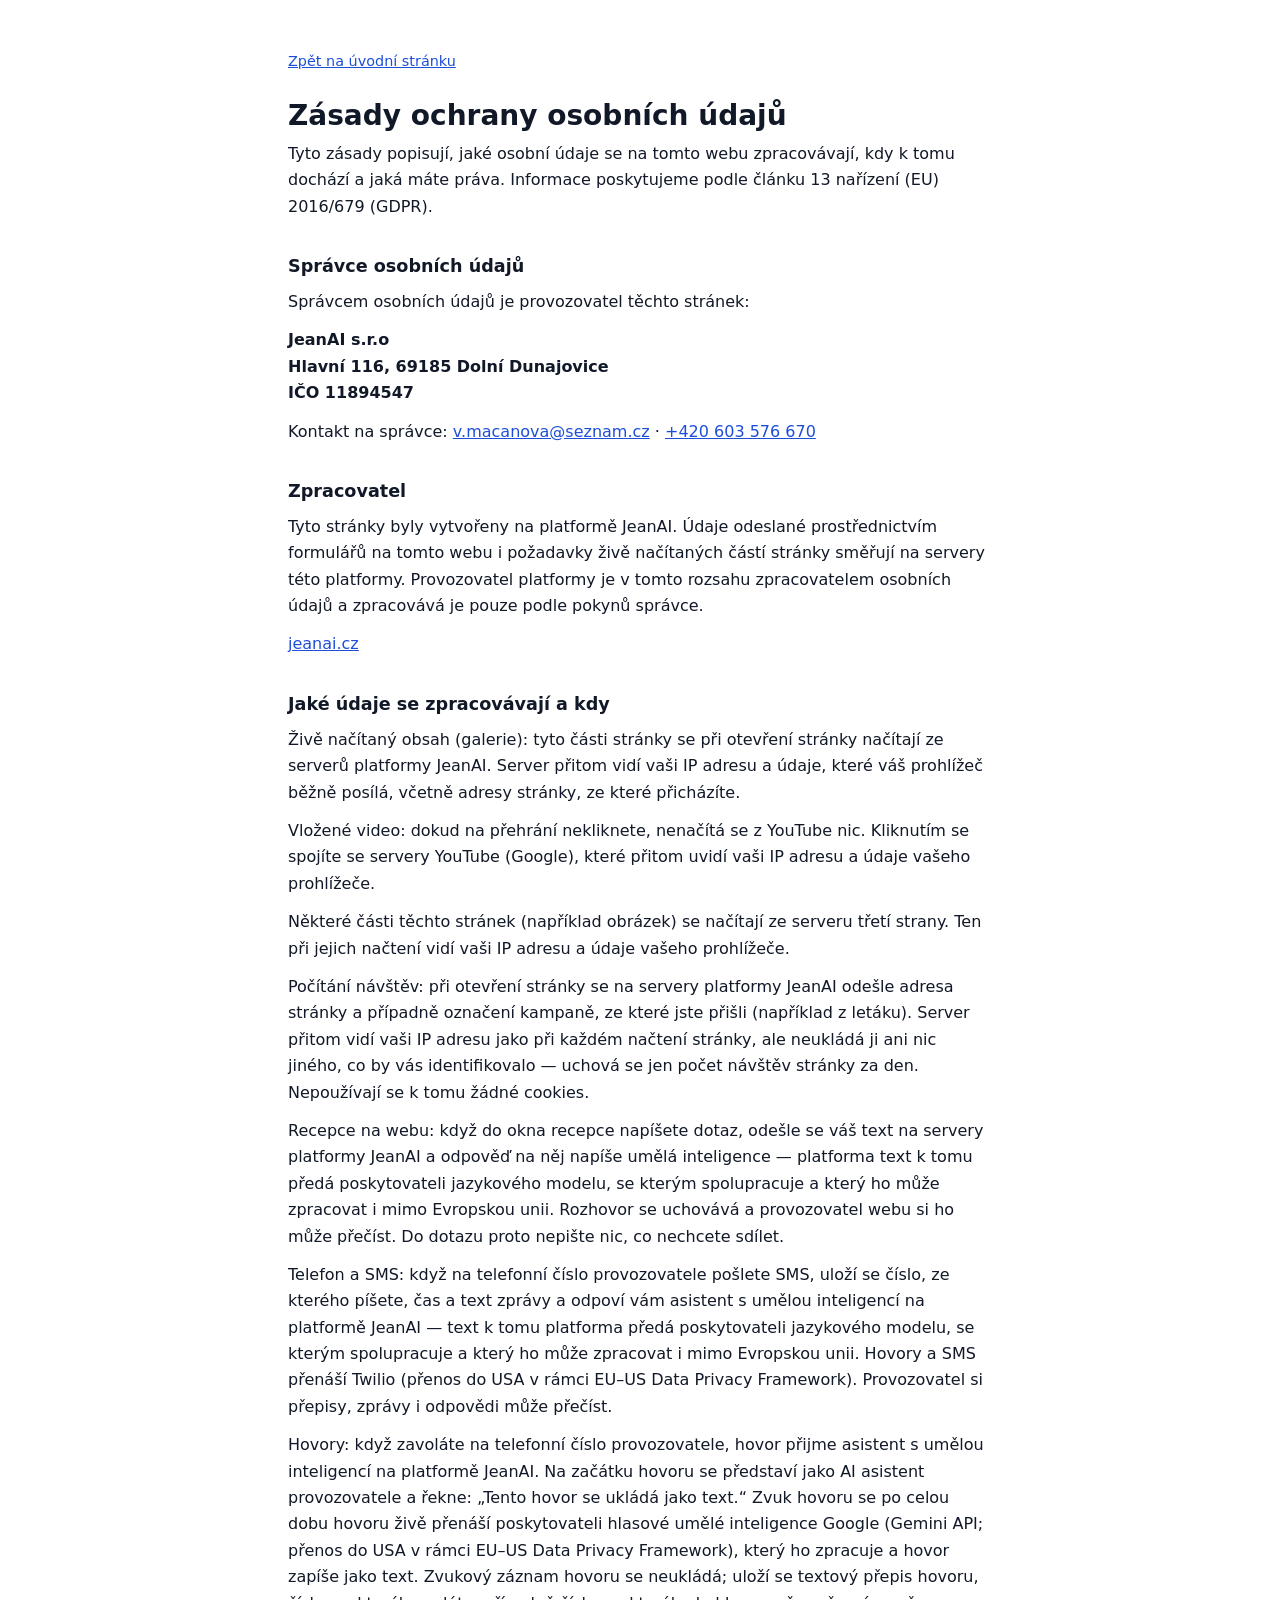
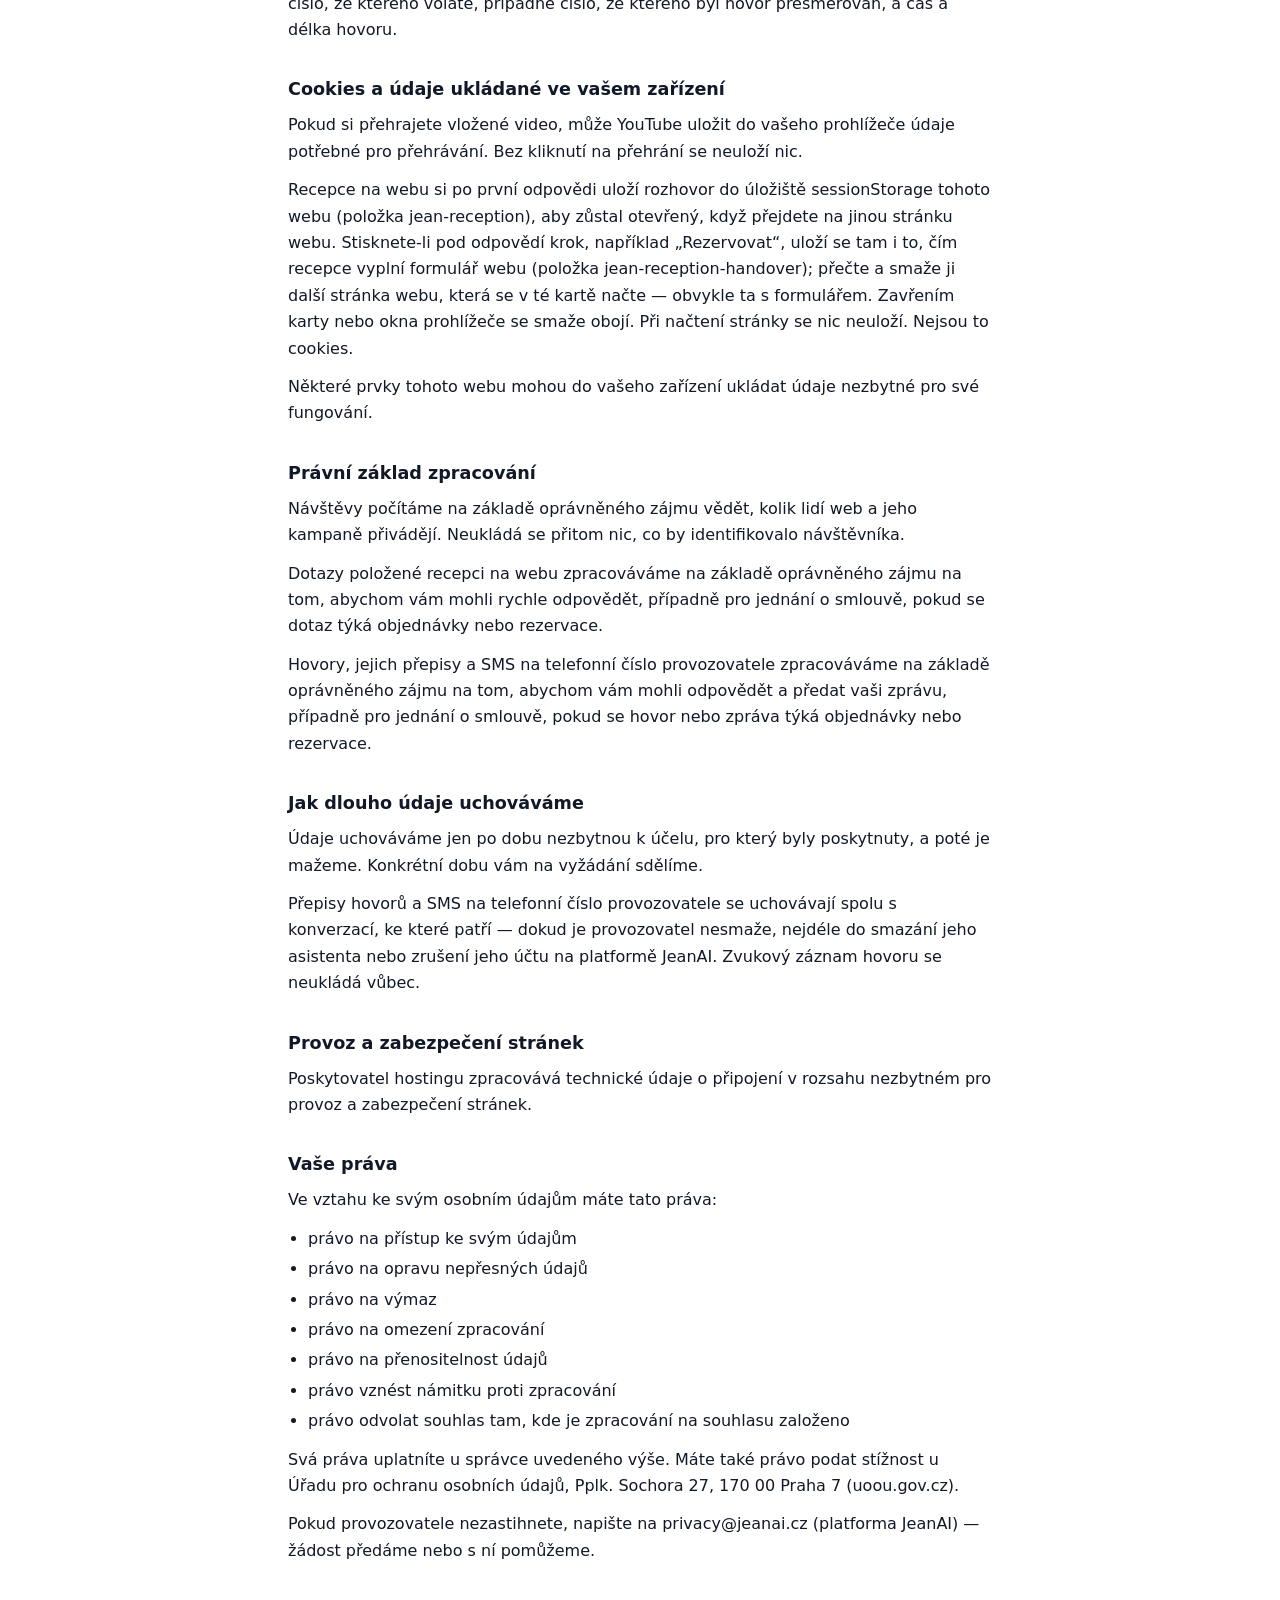
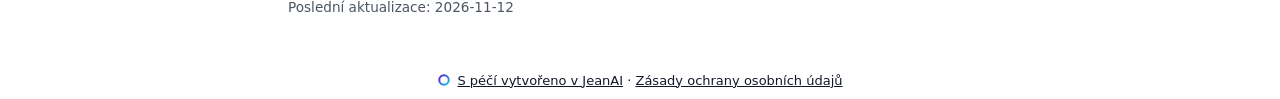
<file: soukromi.html>
<!doctype html><html lang="cs"><head><meta charset="utf-8"><meta name="viewport" content="width=device-width, initial-scale=1"><title>Zásady ochrany osobních údajů</title><style>:root{color-scheme:light}body{margin:0;background:#FFFFFF;color:#111827;font-family:ui-sans-serif,system-ui,-apple-system,'Segoe UI',sans-serif;font-size:16px;line-height:1.65}main{max-width:44rem;margin:0 auto;padding:48px 20px 32px}h1{font-size:1.75rem;line-height:1.25;margin:0 0 8px}h2{font-size:1.1rem;margin:32px 0 8px}p{margin:0 0 12px}ul{margin:0 0 12px;padding-left:1.25rem}li{margin:0 0 4px}a{color:#1D4ED8}.jean-back{display:inline-block;margin-bottom:24px;font-size:0.9rem}.jean-controller{font-weight:600}.jean-updated{margin-top:32px;font-size:0.85rem;color:#4B5563}</style></head><body><main><a class="jean-back" href="/">Zpět na úvodní stránku</a><h1>Zásady ochrany osobních údajů</h1><p>Tyto zásady popisují, jaké osobní údaje se na tomto webu zpracovávají, kdy k tomu dochází a jaká máte práva. Informace poskytujeme podle článku 13 nařízení (EU) 2016/679 (GDPR).</p><section><h2>Správce osobních údajů</h2><p>Správcem osobních údajů je provozovatel těchto stránek:</p><p class="jean-controller">JeanAI s.r.o<br>Hlavní 116, 69185 Dolní Dunajovice<br>IČO 11894547</p><p>Kontakt na správce: <a href="mailto:v.macanova@seznam.cz">v.macanova@seznam.cz</a> &middot; <a href="tel:+420603576670">+420 603 576 670</a></p></section><section><h2>Zpracovatel</h2><p>Tyto stránky byly vytvořeny na platformě JeanAI. Údaje odeslané prostřednictvím formulářů na tomto webu i požadavky živě načítaných částí stránky směřují na servery této platformy. Provozovatel platformy je v tomto rozsahu zpracovatelem osobních údajů a zpracovává je pouze podle pokynů správce.</p><p><a href="https://jeanai.cz" rel="noopener">jeanai.cz</a></p></section><section><h2>Jaké údaje se zpracovávají a kdy</h2><p>Živě načítaný obsah (galerie): tyto části stránky se při otevření stránky načítají ze serverů platformy JeanAI. Server přitom vidí vaši IP adresu a údaje, které váš prohlížeč běžně posílá, včetně adresy stránky, ze které přicházíte.</p><p>Vložené video: dokud na přehrání nekliknete, nenačítá se z YouTube nic. Kliknutím se spojíte se servery YouTube (Google), které přitom uvidí vaši IP adresu a údaje vašeho prohlížeče.</p><p>Některé části těchto stránek (například obrázek) se načítají ze serveru třetí strany. Ten při jejich načtení vidí vaši IP adresu a údaje vašeho prohlížeče.</p><p>Počítání návštěv: při otevření stránky se na servery platformy JeanAI odešle adresa stránky a případně označení kampaně, ze které jste přišli (například z letáku). Server přitom vidí vaši IP adresu jako při každém načtení stránky, ale neukládá ji ani nic jiného, co by vás identifikovalo — uchová se jen počet návštěv stránky za den. Nepoužívají se k tomu žádné cookies.</p><p>Recepce na webu: když do okna recepce napíšete dotaz, odešle se váš text na servery platformy JeanAI a odpověď na něj napíše umělá inteligence — platforma text k tomu předá poskytovateli jazykového modelu, se kterým spolupracuje a který ho může zpracovat i mimo Evropskou unii. Rozhovor se uchovává a provozovatel webu si ho může přečíst. Do dotazu proto nepište nic, co nechcete sdílet.</p><p>Telefon a SMS: když na telefonní číslo provozovatele pošlete SMS, uloží se číslo, ze kterého píšete, čas a text zprávy a odpoví vám asistent s umělou inteligencí na platformě JeanAI — text k tomu platforma předá poskytovateli jazykového modelu, se kterým spolupracuje a který ho může zpracovat i mimo Evropskou unii. Hovory a SMS přenáší Twilio (přenos do USA v rámci EU–US Data Privacy Framework). Provozovatel si přepisy, zprávy i odpovědi může přečíst.</p><p>Hovory: když zavoláte na telefonní číslo provozovatele, hovor přijme asistent s umělou inteligencí na platformě JeanAI. Na začátku hovoru se představí jako AI asistent provozovatele a řekne: „Tento hovor se ukládá jako text.“ Zvuk hovoru se po celou dobu hovoru živě přenáší poskytovateli hlasové umělé inteligence Google (Gemini API; přenos do USA v rámci EU–US Data Privacy Framework), který ho zpracuje a hovor zapíše jako text. Zvukový záznam hovoru se neukládá; uloží se textový přepis hovoru, číslo, ze kterého voláte, případně číslo, ze kterého byl hovor přesměrován, a čas a délka hovoru.</p></section><section><h2>Cookies a údaje ukládané ve vašem zařízení</h2><p>Pokud si přehrajete vložené video, může YouTube uložit do vašeho prohlížeče údaje potřebné pro přehrávání. Bez kliknutí na přehrání se neuloží nic.</p><p>Recepce na webu si po první odpovědi uloží rozhovor do úložiště sessionStorage tohoto webu (položka jean-reception), aby zůstal otevřený, když přejdete na jinou stránku webu. Stisknete-li pod odpovědí krok, například „Rezervovat“, uloží se tam i to, čím recepce vyplní formulář webu (položka jean-reception-handover); přečte a smaže ji další stránka webu, která se v té kartě načte — obvykle ta s formulářem. Zavřením karty nebo okna prohlížeče se smaže obojí. Při načtení stránky se nic neuloží. Nejsou to cookies.</p><p>Některé prvky tohoto webu mohou do vašeho zařízení ukládat údaje nezbytné pro své fungování.</p></section><section><h2>Právní základ zpracování</h2><p>Návštěvy počítáme na základě oprávněného zájmu vědět, kolik lidí web a jeho kampaně přivádějí. Neukládá se přitom nic, co by identifikovalo návštěvníka.</p><p>Dotazy položené recepci na webu zpracováváme na základě oprávněného zájmu na tom, abychom vám mohli rychle odpovědět, případně pro jednání o smlouvě, pokud se dotaz týká objednávky nebo rezervace.</p><p>Hovory, jejich přepisy a SMS na telefonní číslo provozovatele zpracováváme na základě oprávněného zájmu na tom, abychom vám mohli odpovědět a předat vaši zprávu, případně pro jednání o smlouvě, pokud se hovor nebo zpráva týká objednávky nebo rezervace.</p></section><section><h2>Jak dlouho údaje uchováváme</h2><p>Údaje uchováváme jen po dobu nezbytnou k účelu, pro který byly poskytnuty, a poté je mažeme. Konkrétní dobu vám na vyžádání sdělíme.</p><p>Přepisy hovorů a SMS na telefonní číslo provozovatele se uchovávají spolu s konverzací, ke které patří — dokud je provozovatel nesmaže, nejdéle do smazání jeho asistenta nebo zrušení jeho účtu na platformě JeanAI. Zvukový záznam hovoru se neukládá vůbec.</p></section><section><h2>Provoz a zabezpečení stránek</h2><p>Poskytovatel hostingu zpracovává technické údaje o připojení v rozsahu nezbytném pro provoz a zabezpečení stránek.</p></section><section><h2>Vaše práva</h2><p>Ve vztahu ke svým osobním údajům máte tato práva:</p><ul><li>právo na přístup ke svým údajům</li><li>právo na opravu nepřesných údajů</li><li>právo na výmaz</li><li>právo na omezení zpracování</li><li>právo na přenositelnost údajů</li><li>právo vznést námitku proti zpracování</li><li>právo odvolat souhlas tam, kde je zpracování na souhlasu založeno</li></ul><p>Svá práva uplatníte u správce uvedeného výše. Máte také právo podat stížnost u Úřadu pro ochranu osobních údajů, Pplk. Sochora 27, 170 00 Praha 7 (uoou.gov.cz).</p><p>Pokud provozovatele nezastihnete, napište na privacy@jeanai.cz (platforma JeanAI) — žádost předáme nebo s ní pomůžeme.</p></section><p class="jean-updated">Poslední aktualizace: 2026-11-12</p></main><div data-jean-identification="1" aria-label="Údaje o provozovateli" style="background:#FFFFFF!important;color:#111827!important;font-family:var(--font-body, ui-sans-serif), system-ui, -apple-system, sans-serif;font-size:13px!important;line-height:1.6!important;padding:8px 16px;text-align:center;word-break:break-word;display:block!important;visibility:visible!important;opacity:1!important;position:static!important;height:auto!important;max-height:none!important;overflow:visible!important;clip-path:none!important;transform:none!important;content-visibility:visible!important"><span style="display:block!important;visibility:visible!important;opacity:1!important;color:inherit!important;font-size:13px!important;line-height:1.6!important;position:static!important;height:auto!important;max-height:none!important;overflow:visible!important;clip-path:none!important;transform:none!important;text-indent:0!important;letter-spacing:normal!important;word-spacing:normal!important;content-visibility:visible!important"><a href="https://jeanai.cz" rel="noopener" style="display:inline!important;text-decoration:underline;visibility:visible!important;opacity:1!important;color:inherit!important;font-size:13px!important;line-height:1.6!important;position:static!important;height:auto!important;max-height:none!important;overflow:visible!important;clip-path:none!important;transform:none!important;text-indent:0!important;letter-spacing:normal!important;word-spacing:normal!important;content-visibility:visible!important"><svg aria-hidden="true" focusable="false" width="14" height="14" viewBox="0 0 128 128" style="display:inline-block!important;visibility:visible!important;opacity:1!important;width:14px!important;height:14px!important;vertical-align:-2px;margin-right:6px"><defs><linearGradient id="jean-mark-ring" x1="0" y1="0" x2="1" y2="1"><stop offset="0" stop-color="#5814cf"/><stop offset="1" stop-color="#12c9e6"/></linearGradient></defs><circle cx="64" cy="64" r="43.5" fill="none" stroke="url(#jean-mark-ring)" stroke-width="19"/></svg>S péčí vytvořeno v JeanAI</a> · <a href="/soukromi.html" style="display:inline!important;text-decoration:underline;visibility:visible!important;opacity:1!important;color:inherit!important;font-size:13px!important;line-height:1.6!important;position:static!important;height:auto!important;max-height:none!important;overflow:visible!important;clip-path:none!important;transform:none!important;text-indent:0!important;letter-spacing:normal!important;word-spacing:normal!important;content-visibility:visible!important">Zásady ochrany osobních údajů</a></span></div></body></html>
</file>
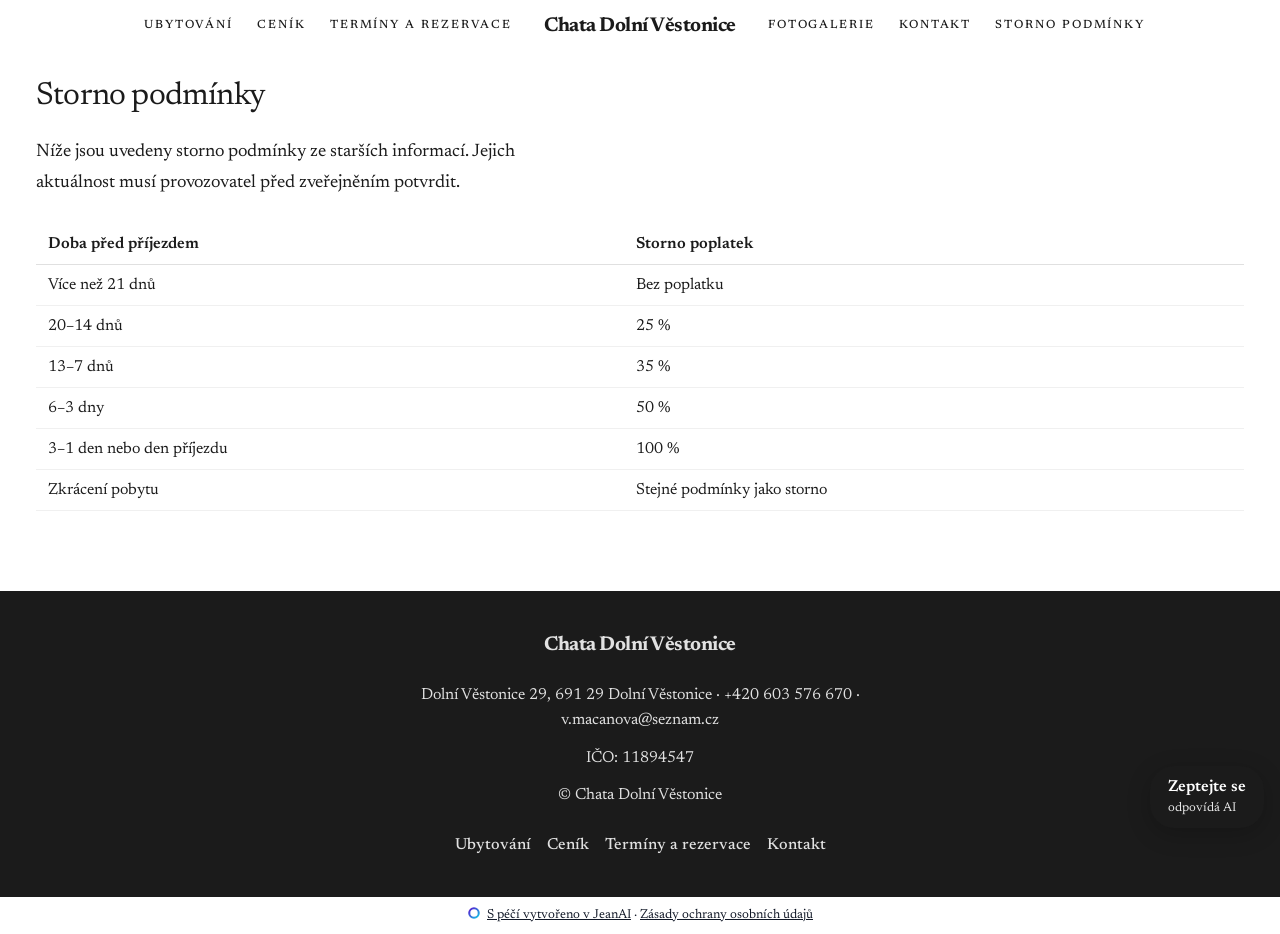
<file: storno-podminky.html>
<!DOCTYPE html>
<html lang="cs">
  <head>
    <meta charset="UTF-8" />
    <meta name="viewport" content="width=device-width, initial-scale=1.0" />
    <meta name="description" content="Pronájem celé chaty až pro 10 osob v Dolních Věstonicích. Oplocená zahrada, zastřešená terasa s výhledem na Pálavu, ceník a rezervace po telefonu či e-mailu." />
    <meta property="og:title" content="Storno podmínky" />
    <meta property="og:description" content="Pronájem celé chaty až pro 10 osob v Dolních Věstonicích. Oplocená zahrada, zastřešená terasa s výhledem na Pálavu, ceník a rezervace po telefonu či e-mailu." />
    <meta property="og:type" content="website" />
    <meta property="og:locale" content="cs" />
    <meta property="og:url" content="https://chata-dolni-vestonice.netlify.app/storno-podminky.html" />
    <meta name="twitter:card" content="summary" />
    <meta name="twitter:title" content="Storno podmínky" />
    <meta name="twitter:description" content="Pronájem celé chaty až pro 10 osob v Dolních Věstonicích. Oplocená zahrada, zastřešená terasa s výhledem na Pálavu, ceník a rezervace po telefonu či e-mailu." />
    <link rel="canonical" href="https://chata-dolni-vestonice.netlify.app/storno-podminky.html" />
    <script type="application/ld+json">{"@context":"https://schema.org","@graph":[{"@type":"Organization","name":"Chata Dolní Věstonice","url":"https://chata-dolni-vestonice.netlify.app"},{"@type":"LocalBusiness","name":"Chata Dolní Věstonice","url":"https://chata-dolni-vestonice.netlify.app","telephone":"+420 603 576 670","email":"v.macanova@seznam.cz","address":"Dolní Věstonice 29 691 29, Dolní Věstonice","image":"https://chata-dolni-vestonice.netlify.app/og-image.jpg"}]}</script>
    <title>Storno podmínky</title>
    <link rel="stylesheet" href="/assets/utilities.css" />
    <link rel="stylesheet" href="/styles.css" />
  </head>
  <body>
    <div class="jean-site-shell" data-jean-motion="off" style="min-height:100vh;display:flex;flex-direction:column">
    <header data-jean-burger="{&quot;panelCss&quot;:&quot;background:#FFFFFF;border-color:color-mix(in srgb, #1B1B1B 10%, transparent)&quot;,&quot;linkCss&quot;:&quot;color:#1B1B1B&quot;,&quot;links&quot;:[{&quot;href&quot;:&quot;/#section_ubytovani&quot;,&quot;label&quot;:&quot;Ubytování&quot;},{&quot;href&quot;:&quot;/#section_cenik&quot;,&quot;label&quot;:&quot;Ceník&quot;},{&quot;href&quot;:&quot;/#section_rezervace&quot;,&quot;label&quot;:&quot;Termíny a rezervace&quot;},{&quot;href&quot;:&quot;/#section_fotogalerie&quot;,&quot;label&quot;:&quot;Fotogalerie&quot;},{&quot;href&quot;:&quot;/#section_kontakt&quot;,&quot;label&quot;:&quot;Kontakt&quot;},{&quot;href&quot;:&quot;/storno-podminky.html&quot;,&quot;label&quot;:&quot;Storno podmínky&quot;}],&quot;cta&quot;:null,&quot;mobileOnly&quot;:false}" class="absolute top-0 inset-x-0 z-50" id="section_header_copy" data-section-id="section_header_copy" data-section-type="header">
      <div class="max-w-7xl mx-auto px-6 py-3 grid grid-cols-[auto_1fr_auto_1fr_auto] items-center gap-x-3 lg:gap-x-8">
        <div aria-hidden="true" class="col-start-1 row-start-1 flex items-center"><span class="lg:hidden block w-11 h-11 -ml-2 flex-shrink-0"></span></div>
        <nav class="hidden lg:grid grid-cols-subgrid col-start-2 col-span-3 row-start-1 items-center" data-block-id="block_main_navigation_copy" data-block-type="nav_links">
          <div class="col-start-1 justify-self-end justify-end flex flex-wrap items-center gap-x-6 gap-y-1">
            <a href="/#section_ubytovani" class="text-sm font-medium hover:opacity-70 transition-opacity" style="color:var(--color-text)">Ubytování</a>
            <a href="/#section_cenik" class="text-sm font-medium hover:opacity-70 transition-opacity" style="color:var(--color-text)">Ceník</a>
            <a href="/#section_rezervace" class="text-sm font-medium hover:opacity-70 transition-opacity" style="color:var(--color-text)">Termíny a rezervace</a>
          </div>
          <div class="col-start-3 justify-self-start flex flex-wrap items-center gap-x-6 gap-y-1">
            <a href="/#section_fotogalerie" class="text-sm font-medium hover:opacity-70 transition-opacity" style="color:var(--color-text)">Fotogalerie</a>
            <a href="/#section_kontakt" class="text-sm font-medium hover:opacity-70 transition-opacity" style="color:var(--color-text)">Kontakt</a>
            <a href="/storno-podminky.html" class="text-sm font-medium hover:opacity-70 transition-opacity" style="color:var(--color-text)">Storno podmínky</a>
          </div>
        </nav>
        <div class="col-start-3 row-start-1 flex justify-center items-center gap-3"><span class="text-xl tracking-tight flex-shrink-0" data-block-id="block_brand_name_copy" data-block-type="text.heading" style="color:var(--color-text);font-family:var(--font-heading);font-weight:700">Chata Dolní Věstonice</span></div>
        <div class="col-start-5 row-start-1 flex justify-end items-center">
          
          <button type="button" aria-expanded="false" aria-controls="jean-header-menu" aria-label="Menu" class="lg:hidden inline-flex flex-col justify-center items-center gap-1.5 w-11 h-11 -mr-2 flex-shrink-0 cursor-pointer bg-transparent border-0">
          <span style="width:20px;height:2px;background-color:var(--color-text);display:block;transition:transform .2s;transform:none"></span>
          <span style="width:20px;height:2px;background-color:var(--color-text);display:block;opacity:1;transition:opacity .2s"></span>
          <span style="width:20px;height:2px;background-color:var(--color-text);display:block;transition:transform .2s;transform:none"></span>
        </button>
        </div>
      </div>
      
    </header>
    <div id="section_storno_podminky" class="jean-motion-layer" data-jean-reveal="true" data-section-id="section_storno_podminky" data-section-type="content_group">
    <section class="py-16 lg:py-20 jean-section-shell" style="background-color:var(--color-bg)">
      <div class="jean-rhythm-wide mx-auto px-6 flex flex-col gap-6">
        <div><h2 data-block-id="block_storno_page_heading" data-block-type="text.heading" style="font-size:2rem;font-weight:400;color:var(--color-text)">Storno podmínky</h2></div>
        <div><p data-block-id="block_storno_page_intro" data-block-type="text.paragraph" data-jean-held="" style="color:var(--color-text);line-height:1.6;font-weight:400">Níže jsou uvedeny storno podmínky ze starších informací. Jejich aktuálnost musí provozovatel před zveřejněním potvrdit.</p></div>
        <div><div data-block-id="block_storno_page_table" data-block-type="table" style="overflow-x:auto"><table style="width:100%;border-collapse:collapse"><thead><tr><th style="padding:.5rem .75rem;text-align:left;border-bottom:1px solid rgba(0,0,0,.12);font-weight:600;color:var(--color-text)">Doba před příjezdem</th><th style="padding:.5rem .75rem;text-align:left;border-bottom:1px solid rgba(0,0,0,.12);font-weight:600;color:var(--color-text)">Storno poplatek</th></tr></thead><tbody><tr><td style="padding:.5rem .75rem;border-bottom:1px solid rgba(0,0,0,.06);color:var(--color-text)">Více než 21 dnů</td><td style="padding:.5rem .75rem;border-bottom:1px solid rgba(0,0,0,.06);color:var(--color-text)">Bez poplatku</td></tr><tr><td style="padding:.5rem .75rem;border-bottom:1px solid rgba(0,0,0,.06);color:var(--color-text)">20–14 dnů</td><td style="padding:.5rem .75rem;border-bottom:1px solid rgba(0,0,0,.06);color:var(--color-text)">25 %</td></tr><tr><td style="padding:.5rem .75rem;border-bottom:1px solid rgba(0,0,0,.06);color:var(--color-text)">13–7 dnů</td><td style="padding:.5rem .75rem;border-bottom:1px solid rgba(0,0,0,.06);color:var(--color-text)">35 %</td></tr><tr><td style="padding:.5rem .75rem;border-bottom:1px solid rgba(0,0,0,.06);color:var(--color-text)">6–3 dny</td><td style="padding:.5rem .75rem;border-bottom:1px solid rgba(0,0,0,.06);color:var(--color-text)">50 %</td></tr><tr><td style="padding:.5rem .75rem;border-bottom:1px solid rgba(0,0,0,.06);color:var(--color-text)">3–1 den nebo den příjezdu</td><td style="padding:.5rem .75rem;border-bottom:1px solid rgba(0,0,0,.06);color:var(--color-text)">100 %</td></tr><tr><td style="padding:.5rem .75rem;border-bottom:1px solid rgba(0,0,0,.06);color:var(--color-text)">Zkrácení pobytu</td><td style="padding:.5rem .75rem;border-bottom:1px solid rgba(0,0,0,.06);color:var(--color-text)">Stejné podmínky jako storno</td></tr></tbody></table></div></div>
      </div>
    </section>
    </div>
    <footer class="py-10 mt-auto" style="background-color:#1B1B1B;color:rgba(255,255,255,0.87);--color-text:rgba(255,255,255,0.87);--color-heading:#ffffff;--color-muted:rgba(255,255,255,0.64);--color-surface:rgba(255,255,255,0.08);--color-surface-tint:rgba(255,255,255,0.1);--color-surface-strong:rgba(255,255,255,0.14);--color-card:rgba(255,255,255,0.08);--color-card-strong:rgba(255,255,255,0.12);--color-line:rgba(255,255,255,0.14);--color-line-strong:rgba(255,255,255,0.24);--color-nav:rgba(255,255,255,0.08);--color-nav-border:rgba(255,255,255,0.16);--color-image-placeholder:rgba(255,255,255,0.08)" id="section_footer_copy" data-section-id="section_footer_copy" data-section-type="footer">
      <div class="max-w-7xl mx-auto px-6 flex flex-col gap-6">
        <div class="text-center"><span class="text-xl font-bold tracking-tight" data-block-id="block_footer_brand_copy" data-block-type="text.heading" style="color:var(--color-text);font-family:var(--font-heading)">Chata Dolní Věstonice</span></div>
        <div class="text-center max-w-3xl mx-auto flex flex-col gap-3"><div><p data-block-id="block_footer_contact_copy" data-block-type="text.paragraph" data-jean-held="" style="color:var(--color-text);line-height:1.6;font-weight:400">Dolní Věstonice 29, 691 29 Dolní Věstonice · +420 603 576 670 · v.macanova@seznam.cz</p></div>
          <div><p data-block-id="block_footer_ico_copy" data-block-type="text.paragraph" data-jean-held="" style="color:var(--color-text);line-height:1.6;font-weight:400">IČO: 11894547</p></div>
          <div><p data-block-id="block_footer_copyright_copy" data-block-type="text.paragraph" data-jean-held="" style="color:var(--color-text);line-height:1.6;font-weight:400">© Chata Dolní Věstonice</p></div></div>
        <div class="flex flex-col items-center gap-3"><div><nav data-block-id="block_footer_nav_copy" data-block-type="nav_links" style="display:flex;flex-wrap:wrap;justify-content:center;gap:1rem"><a href="/#section_ubytovani" style="color:var(--color-text);font-weight:500">Ubytování</a><a href="/#section_cenik" style="color:var(--color-text);font-weight:500">Ceník</a><a href="/#section_rezervace" style="color:var(--color-text);font-weight:500">Termíny a rezervace</a><a href="/#section_kontakt" style="color:var(--color-text);font-weight:500">Kontakt</a></nav></div></div>
        
        
      </div>
    </footer><div data-jean-identification="1" aria-label="Údaje o provozovateli" style="background:#FFFFFF!important;color:#111827!important;font-family:var(--font-body, ui-sans-serif), system-ui, -apple-system, sans-serif;font-size:13px!important;line-height:1.6!important;padding:8px 16px;text-align:center;word-break:break-word;display:block!important;visibility:visible!important;opacity:1!important;position:static!important;height:auto!important;max-height:none!important;overflow:visible!important;clip-path:none!important;transform:none!important;content-visibility:visible!important"><span style="display:block!important;visibility:visible!important;opacity:1!important;color:inherit!important;font-size:13px!important;line-height:1.6!important;position:static!important;height:auto!important;max-height:none!important;overflow:visible!important;clip-path:none!important;transform:none!important;text-indent:0!important;letter-spacing:normal!important;word-spacing:normal!important;content-visibility:visible!important"><a href="https://jeanai.cz" rel="noopener" style="display:inline!important;text-decoration:underline;visibility:visible!important;opacity:1!important;color:inherit!important;font-size:13px!important;line-height:1.6!important;position:static!important;height:auto!important;max-height:none!important;overflow:visible!important;clip-path:none!important;transform:none!important;text-indent:0!important;letter-spacing:normal!important;word-spacing:normal!important;content-visibility:visible!important"><svg aria-hidden="true" focusable="false" width="14" height="14" viewBox="0 0 128 128" style="display:inline-block!important;visibility:visible!important;opacity:1!important;width:14px!important;height:14px!important;vertical-align:-2px;margin-right:6px"><defs><linearGradient id="jean-mark-ring" x1="0" y1="0" x2="1" y2="1"><stop offset="0" stop-color="#5814cf"/><stop offset="1" stop-color="#12c9e6"/></linearGradient></defs><circle cx="64" cy="64" r="43.5" fill="none" stroke="url(#jean-mark-ring)" stroke-width="19"/></svg>S péčí vytvořeno v JeanAI</a> · <a href="/soukromi.html" style="display:inline!important;text-decoration:underline;visibility:visible!important;opacity:1!important;color:inherit!important;font-size:13px!important;line-height:1.6!important;position:static!important;height:auto!important;max-height:none!important;overflow:visible!important;clip-path:none!important;transform:none!important;text-indent:0!important;letter-spacing:normal!important;word-spacing:normal!important;content-visibility:visible!important">Zásady ochrany osobních údajů</a></span></div>
    </div>
    <script>
(function () {
  "use strict";

  function styled(tag, css) {
    var el = document.createElement(tag);
    el.style.cssText = css;
    return el;
  }

  // ── gallery lightbox — parity with the React modal, clicks only ──
  var galleries = document.querySelectorAll('[data-jean-lightbox]');
  for (var g = 0; g < galleries.length; g += 1) (function (sectionEl) {
    var figures = sectionEl.querySelectorAll('figure');
    var managedMount = sectionEl.getAttribute('data-jean-lightbox') === 'managed';
    if (figures.length === 0 && !managedMount) return;
    var items = [];
    for (var i = 0; i < figures.length; i += 1) {
      var img = figures[i].querySelector('img');
      items.push({
        src: img ? (img.getAttribute('data-jean-full') || img.getAttribute('src') || '') : '',
        alt: img ? (img.getAttribute('alt') || '') : '',
      });
    }

    var idx = -1;
    var overlay = null;
    var imgEl = null;
    var counterEl = null;

    function close() {
      if (overlay && overlay.parentNode) overlay.parentNode.removeChild(overlay);
      overlay = null;
      idx = -1;
    }
    function show(next) {
      idx = Math.max(0, Math.min(items.length - 1, next));
      imgEl.src = items[idx].src;
      imgEl.alt = items[idx].alt;
      counterEl.textContent = (idx + 1) + ' / ' + items.length;
    }
    function navButton(placementCss, text, onClick) {
      var btn = styled('button', 'position:absolute;' + placementCss + ';padding:0.75rem;border-radius:9999px;background:rgba(255,255,255,0.15);color:#fff;border:none;cursor:pointer');
      btn.type = 'button';
      btn.textContent = text;
      btn.addEventListener('click', function (e) { e.stopPropagation(); onClick(); });
      return btn;
    }
    function open(start) {
      overlay = styled('div', 'position:fixed;inset:0;z-index:100;display:flex;align-items:center;justify-content:center;background:rgba(0,0,0,0.92)');
      overlay.addEventListener('click', close);
      var wrap = styled('div', 'position:relative');
      wrap.addEventListener('click', function (e) { e.stopPropagation(); });
      imgEl = styled('img', 'max-height:85vh;max-width:90vw;border-radius:0.75rem;object-fit:contain;box-shadow:0 25px 50px rgba(0,0,0,0.5)');
      wrap.appendChild(imgEl);
      counterEl = styled('div', 'position:absolute;bottom:1rem;left:50%;transform:translateX(-50%);font-size:0.875rem;color:rgba(255,255,255,0.7)');
      overlay.appendChild(wrap);
      overlay.appendChild(navButton('left:1rem;top:50%;transform:translateY(-50%);font-size:1.5rem', '\u2190', function () { show(idx - 1); }));
      overlay.appendChild(navButton('right:1rem;top:50%;transform:translateY(-50%);font-size:1.5rem', '\u2192', function () { show(idx + 1); }));
      overlay.appendChild(navButton('top:1rem;right:1rem;font-size:1.2rem;line-height:1', '\u00d7', close));
      overlay.appendChild(counterEl);
      document.body.appendChild(overlay);
      show(start);
    }

    // 8z56 W-2a — a MANAGED gallery's figures are its collection's, and the
    // live refresh replaces them after this runs: one delegate on the section,
    // the list read at the click, and a placeholder panel never opens.
    if (managedMount) {
      sectionEl.addEventListener('click', function (e) {
        var fig = e && e.target && e.target.closest ? e.target.closest('figure') : null;
        if (!fig || fig.closest('[data-jean-placeholder]')) return;
        var live = sectionEl.querySelectorAll('figure');
        var at = -1;
        items = [];
        for (var k = 0; k < live.length; k += 1) {
          if (live[k].closest('[data-jean-placeholder]')) continue;
          if (live[k] === fig) at = items.length;
          var liveImg = live[k].querySelector('img');
          items.push({
            src: liveImg ? (liveImg.getAttribute('data-jean-full') || liveImg.getAttribute('src') || '') : '',
            alt: liveImg ? (liveImg.getAttribute('alt') || '') : '',
          });
        }
        if (at >= 0) open(at);
      });
      return;
    }

    for (var f = 0; f < figures.length; f += 1) (function (fi) {
      figures[fi].addEventListener('click', function () { open(fi); });
    })(f);
  })(galleries[g]);

  // ── a picture that opens (8z46 QL-24a) ──
  // Bound to img[data-jean-image-open], which the renderer stamps on a picture
  // whose block or site says it opens. Never in the editor's canvas: the
  // overlay's own script is on that page (script[data-jean-overlay]) and a
  // click there selects the block, so the click is left to it.
  //
  // From the keyboard too (8z46 leftover, 8z50 run): the picture is in the Tab
  // order and opens on Enter or Space; the dialog takes the focus on its close
  // button and keeps Tab inside; closing it, any way, gives the focus back to
  // the picture that opened it. The canvas is asked at the moment of the key,
  // as at the click: its overlay script comes after this one on the page.
  var openables = document.querySelectorAll('img[data-jean-image-open]');
  if (openables.length > 0) (function () {
    var box = null;
    var boxImg = null;
    var boxCaption = null;
    var boxCounter = null;
    var boxClose = null;
    var opener = null;
    var group = [];
    var at = -1;

    function inEditorCanvas() {
      return typeof document.querySelector === 'function' && Boolean(document.querySelector('script[data-jean-overlay]'));
    }
    function sameSection(img) {
      var root = typeof img.closest === 'function' ? img.closest('[data-section-id]') : null;
      if (!root) return [img];
      var list = root.querySelectorAll('img[data-jean-image-open]');
      var out = [];
      for (var i = 0; i < list.length; i += 1) out.push(list[i]);
      return out.length ? out : [img];
    }
    function paint() {
      var img = group[at];
      boxImg.src = img.getAttribute('data-jean-full') || img.getAttribute('src') || '';
      boxImg.alt = img.getAttribute('alt') || '';
      boxCaption.textContent = boxImg.alt;
      boxCaption.style.display = boxImg.alt ? 'block' : 'none';
      if (boxCounter) boxCounter.textContent = (at + 1) + ' / ' + group.length;
    }
    function step(delta) {
      if (group.length < 2) return;
      at = (at + delta + group.length) % group.length;
      paint();
    }
    function inside(el) {
      for (var x = el; x; x = x.parentNode) if (x === box) return true;
      return false;
    }
    function keepTabInside(e) {
      var buttons = box.querySelectorAll('button');
      if (!buttons.length) return;
      var first = buttons[0];
      var last = buttons[buttons.length - 1];
      var active = document.activeElement;
      if (e.shiftKey ? (active === first || !inside(active)) : (active === last || !inside(active))) {
        if (typeof e.preventDefault === 'function') e.preventDefault();
        (e.shiftKey ? last : first).focus();
      }
    }
    function onKey(e) {
      if (!box) return;
      if (e.key === 'Escape') shut();
      else if (e.key === 'ArrowRight') step(1);
      else if (e.key === 'ArrowLeft') step(-1);
      else if (e.key === 'Tab') keepTabInside(e);
    }
    function shut() {
      if (box && box.parentNode) box.parentNode.removeChild(box);
      box = null;
      boxClose = null;
      at = -1;
      if (typeof document.removeEventListener === 'function') document.removeEventListener('keydown', onKey);
      var back = opener;
      opener = null;
      if (back && typeof back.focus === 'function') back.focus();
    }
    function control(placementCss, text, onClick) {
      var btn = styled('button', 'position:absolute;' + placementCss + ';padding:0.75rem;border-radius:9999px;background:rgba(255,255,255,0.15);color:#fff;border:none;cursor:pointer');
      btn.type = 'button';
      btn.textContent = text;
      btn.addEventListener('click', function (e) { e.stopPropagation(); onClick(); });
      return btn;
    }
    function open(img) {
      opener = img;
      group = sameSection(img);
      at = Math.max(0, group.indexOf(img));
      box = styled('div', 'position:fixed;inset:0;z-index:101;display:flex;flex-direction:column;align-items:center;justify-content:center;gap:1rem;padding:1.5rem;background:rgba(0,0,0,0.9);cursor:zoom-out');
      box.setAttribute('role', 'dialog');
      box.setAttribute('aria-modal', 'true');
      box.addEventListener('click', shut);
      boxImg = styled('img', 'max-height:80vh;max-width:92vw;border-radius:0.75rem;object-fit:contain;box-shadow:0 25px 50px rgba(0,0,0,0.5);cursor:default');
      boxImg.addEventListener('click', function (e) { e.stopPropagation(); });
      boxCaption = styled('p', 'margin:0;max-width:60rem;text-align:center;color:#fff;font-size:0.95rem;line-height:1.5');
      box.appendChild(boxImg);
      box.appendChild(boxCaption);
      boxCounter = null;
      if (group.length > 1) {
        boxCounter = styled('div', 'font-size:0.875rem;color:rgba(255,255,255,0.7)');
        box.appendChild(boxCounter);
        box.appendChild(control('left:1rem;top:50%;transform:translateY(-50%);font-size:1.5rem', '\u2190', function () { step(-1); }));
        box.appendChild(control('right:1rem;top:50%;transform:translateY(-50%);font-size:1.5rem', '\u2192', function () { step(1); }));
      }
      boxClose = control('top:1rem;right:1rem;font-size:1.2rem;line-height:1', '\u00d7', shut);
      box.appendChild(boxClose);
      document.body.appendChild(box);
      if (typeof document.addEventListener === 'function') document.addEventListener('keydown', onKey);
      paint();
      if (typeof boxClose.focus === 'function') boxClose.focus();
    }
    for (var o = 0; o < openables.length; o += 1) (function (img) {
      if (img.getAttribute('tabindex') === null) img.setAttribute('tabindex', '0');
      img.setAttribute('role', 'button');
      img.addEventListener('click', function (e) {
        if (inEditorCanvas()) return;
        if (e && e.defaultPrevented) return;
        open(img);
      });
      // Enter opens on the press, Space on the release, as a button does: the
      // focus moves onto the close button when it opens, and a Space released
      // there would click it shut again. A held Enter opens once (its repeats
      // would press the close button, then the picture, in turn), and Space
      // opens only on the release of a press that began on this picture.
      var spacePressed = false;
      img.addEventListener('keydown', function (e) {
        if (box || inEditorCanvas()) return;
        if (e.key !== 'Enter' && e.key !== ' ') return;
        if (typeof e.preventDefault === 'function') e.preventDefault();
        if (e.repeat) return;
        if (e.key === 'Enter') open(img);
        else spacePressed = true;
      });
      img.addEventListener('keyup', function (e) {
        if (e.key !== ' ') return;
        var pressedHere = spacePressed;
        spacePressed = false;
        if (!pressedHere || box || inEditorCanvas()) return;
        if (typeof e.preventDefault === 'function') e.preventDefault();
        open(img);
      });
    })(openables[o]);
  })();

  // ── paged menu — the pager the mount render froze on page one ──
  var menus = document.querySelectorAll('[data-jean-menu-paged]');
  for (var m = 0; m < menus.length; m += 1) (function (sectionEl) {
    var pages = sectionEl.querySelectorAll('[data-jean-menu-page]');
    if (pages.length === 0) return;

    var prev = null;
    var next = null;
    var nums = [];
    var buttons = sectionEl.querySelectorAll('button');
    for (var i = 0; i < buttons.length; i += 1) {
      var label = (buttons[i].textContent || '').trim();
      if (label === '\u2190') prev = buttons[i];
      else if (label === '\u2192') next = buttons[i];
      else if (/^[0-9]+$/.test(label)) nums.push(buttons[i]);
    }
    var counter = null;
    var divs = sectionEl.querySelectorAll('div');
    for (var d = 0; d < divs.length; d += 1) {
      if (/^[0-9]+ \/ [0-9]+$/.test((divs[d].textContent || '').trim()) && !divs[d].querySelector('div')) {
        counter = divs[d];
        break;
      }
    }

    var current = 0;
    for (var p0 = 0; p0 < pages.length; p0 += 1) {
      if (pages[p0].style.display !== 'none') { current = p0; break; }
    }

    function setPage(n) {
      current = Math.max(0, Math.min(pages.length - 1, n));
      for (var p = 0; p < pages.length; p += 1) {
        pages[p].style.display = p === current ? 'block' : 'none';
      }
      if (counter) counter.textContent = (current + 1) + ' / ' + pages.length;
      if (prev) { prev.disabled = current === 0; prev.style.opacity = current === 0 ? '0.5' : '1'; }
      if (next) { next.disabled = current === pages.length - 1; next.style.opacity = current === pages.length - 1 ? '0.5' : '1'; }
      for (var b = 0; b < nums.length; b += 1) {
        var active = b === current;
        nums[b].style.border = active ? '1px solid var(--color-primary)' : '1px solid var(--color-line)';
        nums[b].style.backgroundColor = active ? 'color-mix(in srgb, var(--color-primary) 12%, white)' : 'var(--color-surface)';
        nums[b].style.color = active ? 'var(--color-primary)' : 'var(--color-text)';
      }
    }

    if (prev) prev.addEventListener('click', function () { setPage(current - 1); });
    if (next) next.addEventListener('click', function () { setPage(current + 1); });
    for (var nb = 0; nb < nums.length; nb += 1) (function (k) {
      nums[k].addEventListener('click', function () { setPage(k); });
    })(nb);
  })(menus[m]);

  // ── burger header — the drawer the mount render never painted ──
  //
  // DELEGATED from the document on purpose (8z52 QC-4), rather than bound to
  // the buttons this script finds at load. The editor's canvas swaps a changed
  // section's markup in place (canvasMorph.ts), and a listener left on the
  // button that was there at load sits on a node the page no longer holds: the
  // drawer opened once and then never again, so a header carrying
  // data-jean-burger — which is every header with a link or a CTA — had to
  // remount the whole canvas document for every edit to its text. A delegate
  // reads the header out of the event, so a header swapped in an hour later
  // behaves exactly like the one that loaded, and nobody has to re-initialise
  // anything for it.
  //
  // Which costs a rule: NO STATE IN A CLOSURE, because a closure describes the
  // header that was. The state is the DOM. Whether the drawer is open is the
  // button's aria-expanded — the attribute a screen reader is told anyway —
  // and the panel is the element carrying jean-burger-panel, built on open
  // and removed on close. A swapped header arrives with neither, and that is
  // the honest answer: the markup the renderer writes has the drawer shut.
  //
  // NOTE: no backticks anywhere below. The whole script is a JS template
  // literal, and a backtick in a COMMENT closes it — the error lands on a line
  // that looks fine.
  function burgerPanelOf(headerEl) {
    return headerEl.querySelector('.jean-burger-panel');
  }

  function buildBurgerPanel(data) {
    // Two shapes, because the two headers are two compositions. An overlay
    // header's drawer IS its navigation at every width, so it stays the
    // floating rounded card. The other three keep their nav on the desktop
    // and only borrow this below the md breakpoint, so their panel is a
    // full-width sheet under the bar — and it carries the md:hidden class, or
    // a reader who opens it on a phone and then widens the window is left
    // with a panel duplicating the nav bar above it.
    //
    // RESOLVED colours from the drawer data, never var(--color-*): this panel
    // hangs INSIDE the header, and a header on a dark ground scopes its own
    // --color-text / --color-line overrides to that element while leaving
    // --color-bg alone. A panel reading those tokens paints the page's white
    // background under the header's white text — invisible. Measured live.
    var face = data.panelCss || 'background:#FFFFFF;border-color:rgba(15,23,42,0.12)';
    var inkCss = data.linkCss || 'color:#0F172A';
    var panel = data.mobileOnly
      ? styled('div', 'padding:0 1.5rem 1.25rem;border-top-width:1px;border-top-style:solid;' + face)
      : styled('div', 'margin:0 1.5rem;border-radius:1rem;padding:2rem;border-width:1px;border-style:solid;box-shadow:0 24px 60px rgba(0,0,0,0.18);' + face);
    // jean-burger-panel is how the delegate finds an open drawer again; it is
    // a class and not a data-jean-* name on purpose, so it stays out of the
    // swap decision canvasMorph.ts makes from those names.
    panel.className = data.mobileOnly ? 'jean-burger-panel md:hidden' : 'jean-burger-panel';
    var nav = styled('nav', 'display:flex;flex-direction:column;gap:1rem');
    var links = Array.isArray(data.links) ? data.links : [];
    for (var i = 0; i < links.length; i += 1) {
      var a = styled('a', 'font-size:1.125rem;font-weight:500;text-decoration:none;' + inkCss);
      a.href = links[i].href || '#';
      a.textContent = links[i].label || 'Link';
      nav.appendChild(a);
    }
    panel.appendChild(nav);
    if (data.cta && data.cta.label) {
      var cta = styled('a', 'display:inline-flex;align-items:center;padding:0.625rem 1.5rem;margin-top:1.5rem;font-size:0.875rem;font-weight:600;text-decoration:none;' + (data.cta.css || ''));
      cta.href = data.cta.href || '#';
      cta.textContent = data.cta.label;
      panel.appendChild(cta);
    }
    return panel;
  }

  function paintBurgerButton(btn, open) {
    btn.setAttribute('aria-expanded', open ? 'true' : 'false');
    // TWO bars on the overlay burger, THREE on the others — and the middle
    // one has to go, or the X keeps a stroke through its centre. Written off
    // the actual count rather than a layout flag, so a burger that grows or
    // loses a bar animates correctly without this knowing which it was.
    var spans = btn.querySelectorAll('span');
    if (spans.length >= 3) {
      spans[0].style.transform = open ? 'translateY(9px) rotate(45deg)' : 'none';
      spans[1].style.opacity = open ? '0' : '1';
      spans[2].style.transform = open ? 'translateY(-9px) rotate(-45deg)' : 'none';
    } else if (spans.length === 2) {
      spans[0].style.transform = open ? 'translateY(4px) rotate(45deg)' : 'none';
      spans[1].style.transform = open ? 'translateY(-4px) rotate(-45deg)' : 'none';
    }
  }

  function shutBurger(headerEl) {
    var panel = burgerPanelOf(headerEl);
    if (panel && panel.parentNode) panel.parentNode.removeChild(panel);
    var btn = headerEl.querySelector('button[aria-label="Menu"]');
    if (btn) paintBurgerButton(btn, false);
  }

  function toggleBurger(headerEl, btn) {
    if (burgerPanelOf(headerEl)) { shutBurger(headerEl); return; }
    var data;
    try { data = JSON.parse(headerEl.getAttribute('data-jean-burger') || '{}'); } catch (err) { return; }
    headerEl.appendChild(buildBurgerPanel(data));
    paintBurgerButton(btn, true);
  }

  if (typeof document.addEventListener === 'function') {
    document.addEventListener('click', function (ev) {
      var target = ev && ev.target;
      if (!target || typeof target.closest !== 'function') return;
      var btn = target.closest('button[aria-label="Menu"]');
      var headerEl = (btn || target).closest('[data-jean-burger]');
      // A burger button in a header with no drawer data has nothing to open —
      // the renderer drops the attribute when the drawer would be empty.
      if (!headerEl) return;
      if (btn) { toggleBurger(headerEl, btn); return; }
      // A link inside the open drawer: the browser follows it, and the drawer
      // that covered the page goes with it — the close the per-link listener
      // used to do, now without a listener per link.
      var link = target.closest('a');
      if (link && link.closest('.jean-burger-panel')) shutBurger(headerEl);
    });
  }

  // ── click-to-load video (SF-1b) — the iframe is CREATED, never rendered ──
  //
  // The page ships a placeholder that is a link to the video's own page, so a
  // reader with no JavaScript still gets the video. With JavaScript, the click
  // is intercepted and the embed is built here instead — which is the only
  // moment a visitor's browser talks to YouTube or Vimeo, and it happens
  // because they asked. autoplay=1 is added so the click that replaced the
  // poster also starts the video: one click, not two. (No backticks in this
  // literal - one ends it, which is what the header two hundred lines up says.)
  var videos = document.querySelectorAll('[data-jean-video]');
  for (var vi = 0; vi < videos.length; vi += 1) (function (holder) {
    var trigger = holder.querySelector('[data-jean-video-play]');
    if (!trigger) return;
    trigger.addEventListener('click', function (ev) {
      var src = holder.getAttribute('data-jean-video');
      // No embed URL means the link is the only answer there is — let it open.
      if (!src) return;
      // The placeholder IS an <a href> to the video's own page, so the browser
      // gestures for „open this elsewhere" must keep working: a modifier click
      // or a middle click follows the link instead of being swallowed into an
      // autoplaying iframe in place (review of #1436).
      if (ev.metaKey || ev.ctrlKey || ev.shiftKey || ev.altKey) return;
      if (typeof ev.button === 'number' && ev.button !== 0) return;
      ev.preventDefault();
      var frame = document.createElement('iframe');
      frame.setAttribute('src', src + (src.indexOf('?') === -1 ? '?' : '&') + 'autoplay=1');
      frame.setAttribute('allow', 'accelerometer; autoplay; encrypted-media; gyroscope; picture-in-picture; fullscreen');
      frame.setAttribute('allowfullscreen', '');
      frame.setAttribute('title', trigger.getAttribute('aria-label') || 'Video');
      frame.style.cssText = 'position:absolute;inset:0;width:100%;height:100%;border:0';
      holder.textContent = '';
      holder.appendChild(frame);
    });
  })(videos[vi]);
})();
</script>
<script>(function(){var n=navigator,d=document,e="https://jeanai.onrender.com/v1/public/sites/25fc5897-d458-4d6b-88ef-f3c0a87002c3/pv";if(n.webdriver)return;function s(){try{var u=new URL(location.href),q=u.searchParams,k=q.get("k"),b=JSON.stringify({p:u.pathname,k:k});window.fetch?fetch(e,{method:"POST",body:b,keepalive:!0,credentials:"omit"}).catch(Boolean):n.sendBeacon&&n.sendBeacon(e,b);if(k!==null){q.delete("k");history.replaceState(history.state,"",u.pathname+u.search+u.hash)}}catch(x){}}d.prerendering?d.addEventListener("prerenderingchange",s,{once:!0}):s()})()</script>
<style>#jean-reception{--jr-fill:var(--color-primary);--jr-on-fill:var(--color-on-primary);--jr-bg:var(--color-bg);--jr-text:var(--color-text);--jr-line:var(--color-line, currentColor);position:fixed;right:16px;bottom:16px;z-index:2147483000;font:inherit;line-height:1.4;max-width:calc(100vw - 32px)}#jean-reception{bottom:72px}#jean-reception.is-inline{position:static;max-width:none}#jean-reception.is-open .jean-reception-launcher{display:none}#jean-reception.is-inline.is-open .jean-reception-launcher{display:inline-flex}@media (max-width:600px){[data-jean-identification]{padding-bottom:152px!important}}#jean-reception *{box-sizing:border-box}#jean-reception .jean-reception-launcher{display:inline-flex;flex-direction:column;align-items:flex-start;gap:2px;padding:10px 18px;border:0;border-radius:var(--jean-radius,24px);background:var(--jr-fill);color:var(--jr-on-fill);font:inherit;cursor:pointer;box-shadow:0 6px 24px rgba(0,0,0,.2)}#jean-reception .jean-reception-launcher:focus-visible,#jean-reception button:focus-visible,#jean-reception textarea:focus-visible,#jean-reception a:focus-visible{outline:2px solid currentColor;outline-offset:2px}#jean-reception .jean-reception-label{font-weight:600}#jean-reception .jean-reception-title,#jean-reception .jean-reception-label{letter-spacing:normal;text-transform:none}#jean-reception .jean-reception-ai{font-size:.8em;opacity:.9}#jean-reception .jean-reception-panel{position:absolute;right:0;bottom:calc(100% + 10px);width:min(360px,calc(100vw - 32px));max-height:min(70vh,560px);display:flex;flex-direction:column;background:var(--jr-bg);color:var(--jr-text);border:1px solid var(--jr-line);border-radius:var(--jean-radius,16px);box-shadow:0 18px 48px rgba(0,0,0,.25);overflow:hidden}#jean-reception.is-inline .jean-reception-panel{position:static;margin-top:10px}#jean-reception .jean-reception-panel[hidden],#jean-reception [hidden]{display:none}#jean-reception .jean-reception-head{display:flex;align-items:flex-start;justify-content:space-between;gap:12px;padding:12px 14px;background:var(--jr-fill);color:var(--jr-on-fill)}#jean-reception .jean-reception-title{margin:0;font-size:1em;font-weight:600}#jean-reception .jean-reception-head .jean-reception-ai{margin:2px 0 0}#jean-reception .jean-reception-head .jean-reception-privacy{color:inherit;text-decoration:underline;font-size:.8em;opacity:.9}#jean-reception .jean-reception-close{border:0;background:transparent;color:inherit;font:inherit;font-size:1.25em;line-height:1;cursor:pointer;padding:2px 6px}#jean-reception .jean-reception-contacts{margin:0;padding:8px 14px;font-size:.9em;border-bottom:1px solid var(--jr-line)}#jean-reception .jean-reception-contacts a,#jean-reception .jean-reception-handover a{color:inherit;text-decoration:underline}#jean-reception .jean-reception-log{list-style:none;margin:0;padding:12px 14px;overflow-y:auto;flex:1 1 auto;display:flex;flex-direction:column;gap:10px}#jean-reception .jean-reception-turn{margin:0;white-space:pre-wrap;overflow-wrap:anywhere}#jean-reception .jean-reception-turn.is-visitor{align-self:flex-end;max-width:85%;padding:8px 12px;border-radius:12px;background:var(--jr-fill);color:var(--jr-on-fill)}#jean-reception .jean-reception-who{display:block;font-size:.75em;opacity:.8}#jean-reception .jean-reception-status{margin:0;padding:0 14px 6px;font-size:.85em;min-height:1em}#jean-reception .jean-reception-form{display:flex;gap:8px;padding:10px 14px;border-top:1px solid var(--jr-line)}#jean-reception .jean-reception-input{flex:1 1 auto;min-width:0;resize:none;font:inherit;color:inherit;background:transparent;border:1px solid var(--jr-line);border-radius:10px;padding:8px 10px}#jean-reception .jean-reception-send{border:0;border-radius:10px;padding:8px 14px;background:var(--jr-fill);color:var(--jr-on-fill);font:inherit;font-weight:600;cursor:pointer}#jean-reception .jean-reception-handover{margin:0;padding:12px 14px;border-top:1px solid var(--jr-line)}#jean-reception .jean-reception-step{display:block;width:max-content;max-width:100%;margin-top:8px;border:1px solid var(--jr-line);border-radius:10px;padding:6px 12px;color:inherit;font-weight:600;text-decoration:none}#jean-reception .jean-reception-sr{position:absolute;width:1px;height:1px;overflow:hidden;clip:rect(0 0 0 0);white-space:nowrap}</style><div id="jean-reception" class="jean-reception" data-jean-capability="site_assistant" lang="cs"><button type="button" class="jean-reception-launcher" aria-expanded="false" aria-controls="jean-reception-panel"><span class="jean-reception-label">Zeptejte se</span><span class="jean-reception-ai">odpovídá AI</span></button><section id="jean-reception-panel" class="jean-reception-panel" role="dialog" aria-labelledby="jean-reception-title" tabindex="-1" hidden><div class="jean-reception-head"><div><h2 id="jean-reception-title" class="jean-reception-title">Zeptejte se</h2><p class="jean-reception-ai">odpovídá AI · <a class="jean-reception-privacy" href="/soukromi.html">Ochrana údajů</a></p></div><button type="button" class="jean-reception-close" aria-label="Zavřít">×</button></div><p class="jean-reception-contacts">Telefon: <a href="tel:+420910921614">+420 910 921 614</a><br>E-mail: <a href="mailto:tereza.jeanai@gmail.com">tereza.jeanai@gmail.com</a></p><ol class="jean-reception-log" role="log" aria-live="polite"></ol><p class="jean-reception-status" role="status"></p><form class="jean-reception-form"><label class="jean-reception-sr" for="jean-reception-input">Váš dotaz</label><textarea id="jean-reception-input" class="jean-reception-input" name="message" rows="2" maxlength="600" placeholder="Napište dotaz…" required></textarea><button type="submit" class="jean-reception-send">Odeslat</button></form><p class="jean-reception-handover" hidden>Napište nám prosím e-mailem: <a href="mailto:tereza.jeanai@gmail.com">tereza.jeanai@gmail.com</a></p></section></div><script>(function receptionClient(cfg) {
  var d = document;
  var root = d.getElementById("jean-reception");
  if (!root || root.getAttribute("data-jean-bound")) return;
  root.setAttribute("data-jean-bound", "1");
  var place = d.querySelector('[data-jean-capability="site_assistant"]:not(#jean-reception)');
  if (place) { place.appendChild(root); root.className += " is-inline"; }
  var q = function (selector) { return root.querySelector(selector); };
  var launcher = q(".jean-reception-launcher");
  var panel = q(".jean-reception-panel");
  var log = q(".jean-reception-log");
  var form = q(".jean-reception-form");
  var input = q(".jean-reception-input");
  var status = q(".jean-reception-status");
  var handover = q(".jean-reception-handover");
  // T111 BL-21 (D25): `handoff` is the writer's summary of everything the
  // visitor said, as of the newest answer that carried one — what „Napsat
  // zprávu“ puts into the site's form, kept with the conversation.
  var state = { id: null, turns: [], handoff: "" };
  try {
    var kept = JSON.parse(window.sessionStorage.getItem(cfg.key) || "null");
    if (kept && Object.prototype.toString.call(kept.turns) === "[object Array]") {
      state = { id: kept.id || null, turns: kept.turns, handoff: typeof kept.handoff === "string" ? kept.handoff : "" };
    }
  } catch (e) { /* storage blocked — the window starts empty */ }
  function save() {
    try { window.sessionStorage.setItem(cfg.key, JSON.stringify(state)); } catch (e) { /* nothing kept */ }
  }
  function forget() {
    try { window.sessionStorage.removeItem(cfg.key); } catch (e) { /* nothing kept */ }
  }
  function turn(role, text) {
    var item = d.createElement("li");
    item.className = "jean-reception-turn is-" + role;
    var who = d.createElement("span");
    who.className = "jean-reception-who";
    who.textContent = role === "visitor" ? cfg.t.you : cfg.t.reception;
    item.appendChild(who);
    item.appendChild(d.createTextNode(String(text)));
    log.appendChild(item);
    log.scrollTop = log.scrollHeight;
    return item;
  }
  var restoredSteps = [];
  for (var i = 0; i < state.turns.length; i += 1) {
    var restored = turn(state.turns[i].role, state.turns[i].text);
    var kept = state.turns[i].step;
    if (kept && typeof kept === "object") restoredSteps.push({ item: restored, step: kept });
  }
  // A step decides by the page's BOUND form, and the runtime binds the site's
  // forms once the document is parsed (its DOMContentLoaded, registered before
  // this one) — so the restored answers get their steps after it.
  function drawRestoredSteps() {
    for (var s = 0; s < restoredSteps.length; s += 1) {
      var kept = restoredSteps[s].step;
      offer(restoredSteps[s].item, kept.wants, kept.date, kept.party, kept.said, kept.handoff);
    }
  }
  if (d.readyState === "loading") d.addEventListener("DOMContentLoaded", drawRestoredSteps);
  else drawRestoredSteps();
  // T85 RC-8 — the step is the visitor's: the site's own form, filled with what
  // they said; their press sends it through the form's own door (its spam
  // protection, its caps, its notice to the owner). A hand-over waits in this
  // tab for ten minutes at most, is used once, and never fills a field the
  // visitor has typed into — a value the page or the runtime set („today“,
  // one guest) is not theirs, and gives way.
  d.addEventListener("input", function (event) { if (event.target) event.target.jeanTyped = true; }, true);
  // The site's own form of this kind on THIS page — the mark on the form or on
  // a wrapper around it, as the runtime binds it (freeStyleRuntime.js, bindAll);
  // `bound`: only one the runtime has bound (it sends).
  // T85 RC-19: the form a left question goes to — the site's enquiry when it can
  // hold the question (its fields are the owner's) and its script bound it, else
  // the general form.
  function writeForm(bound) {
    var enquiry = formOf("enquiry_form", true);
    if (enquiry && messageField(enquiry)) return enquiry;
    return formOf("contact_form", bound);
  }
  function messageField(target) {
    for (var n = 0; n < cfg.fields.message.length; n += 1) {
      var named = target.querySelector('[name="' + cfg.fields.message[n] + '"]');
      if (named) return named;
    }
    return target.querySelector("textarea");
  }
  function formOf(kind, bound) {
    var marks = d.querySelectorAll('[data-jean-capability="' + kind + '"]');
    for (var m = 0; m < marks.length; m += 1) {
      var found = marks[m].tagName === "FORM" ? marks[m] : marks[m].querySelector("form");
      if (found && (!bound || found.getAttribute("data-jean-bound") === "1")) return found;
    }
    return null;
  }
  function today() {
    var now = new Date();
    var two = function (n) { return (n < 10 ? "0" : "") + n; };
    return now.getFullYear() + "-" + two(now.getMonth() + 1) + "-" + two(now.getDate());
  }
  // A value the form itself would refuse is not put in it: a party past the
  // field's bounds, a day that has passed or lies outside the field's range.
  function fits(el, value) {
    if (el.type === "number") {
      var n = Number(value);
      if (isNaN(n) || (el.min !== "" && n < Number(el.min)) || (el.max !== "" && n > Number(el.max))) return false;
    }
    if (el.type === "date" && (value < today() || (el.min && value < el.min) || (el.max && value > el.max))) return false;
    return true;
  }
  function fill(target, hand) {
    // By the names the runtime reads a field by (RUNTIME_FIELD_NAMES).
    function field(names, fallback) {
      for (var n = 0; n < names.length; n += 1) {
        var named = target.querySelector('[name="' + names[n] + '"]');
        if (named) return named;
      }
      return fallback ? target.querySelector(fallback) : null;
    }
    function put(el, value) {
      if (!el || el.jeanTyped || value === null || value === undefined || value === "") return;
      if (!fits(el, String(value))) return;
      el.value = String(value);
    }
    if (hand.kind === "reservation") {
      put(field(cfg.fields.date, 'input[type="date"]'), hand.date);
      put(field(cfg.fields.party, null), hand.party);
    } else {
      put(field(cfg.fields.message, "textarea"), hand.message);
    }
    var fields = target.querySelectorAll("input[required], textarea[required]");
    for (var f = 0; f < fields.length; f += 1) { if (!fields[f].value) { fields[f].focus(); break; } }
  }
  // A page the step opened: what the press kept, read and removed here.
  function receive() {
    var hand = null;
    try {
      hand = JSON.parse(window.sessionStorage.getItem(cfg.handKey) || "null");
      window.sessionStorage.removeItem(cfg.handKey);
    } catch (e) { hand = null; }
    if (!hand || typeof hand.at !== "number" || Date.now() - hand.at > 600000) return;
    var target = hand.kind === "reservation" ? formOf("reservation", false) : writeForm(false);
    if (target) fill(target, hand);
  }
  // The step is a link. To a form on THIS page (`here`) nothing loads: the
  // form is filled at once and brought into view. To another page the browser
  // follows it, and the click keeps the hand-over for the page it opens — not
  // for a click that opens it elsewhere (a new tab or window has a storage of
  // its own). An e-mail link carries none.
  // `hand` is what the press hands over — or a function that says it AT the
  // press (T111 BL-21: a message is the conversation as of the newest answer).
  function step(item, label, href, hand, here) {
    var link = d.createElement("a");
    link.href = here ? "#" : href;
    link.className = "jean-reception-step";
    link.textContent = label;
    if (hand) {
      link.addEventListener("click", function (event) {
        var elsewhere = event.button !== 0 || event.ctrlKey || event.metaKey || event.shiftKey || event.altKey;
        var given = typeof hand === "function" ? hand() : hand;
        if (here) {
          event.preventDefault();
          if (elsewhere) return;
          close();
          // A form in one of the site's windows is shown before it is filled.
          if (typeof CustomEvent === "function") here.dispatchEvent(new CustomEvent(cfg.showEvent, { bubbles: true }));
          fill(here, given);
          if (here.scrollIntoView) here.scrollIntoView();
          return;
        }
        if (elsewhere) return;
        given.at = Date.now();
        try { window.sessionStorage.setItem(cfg.handKey, JSON.stringify(given)); } catch (e) { /* the form opens empty */ }
      });
    }
    item.appendChild(link);
  }
  // What the visitor wants is the writer's own reading (the door's `wants`);
  // the step goes to the site's reservation form, else its enquiry form (T85
  // RC-19), else its contact form, else the business's e-mail — never a step
  // this site cannot take. T111 BL-21 (D33): a message hands over the
  // writer's summary as of the NEWEST answer, whichever answer's step is
  // pressed; the visitor's own sentence only where no answer carried one.
  // (`handoff` is this answer's own — handing it over instead is one line.)
  function offer(item, wants, date, party, said, handoff) {
    if (wants !== "reservation" && wants !== "message") return;
    var bookHere = wants === "reservation" ? formOf("reservation", true) : null;
    if (wants === "reservation" && (bookHere || cfg.bookHref)) {
      step(item, cfg.t.book, cfg.bookHref, { kind: "reservation", date: date || "", party: party || "" }, bookHere);
      return;
    }
    var writeHere = writeForm(true);
    if (writeHere || cfg.writeHref) step(item, cfg.t.write, cfg.writeHref, function () { return { kind: "message", message: state.handoff || handoff || said }; }, writeHere);
    else if (cfg.mailHref) step(item, cfg.t.mail, cfg.mailHref, null, null);
  }
  // After the runtime's own DOMContentLoaded, as the restored steps: an enquiry form it did not bind cannot send.
  if (d.readyState === "loading") d.addEventListener("DOMContentLoaded", receive);
  else receive();
  function handOver() {
    form.hidden = true;
    handover.hidden = false;
    status.textContent = "";
  }
  function open() {
    root.classList.add("is-open");
    panel.hidden = false;
    launcher.setAttribute("aria-expanded", "true");
    (form.hidden ? panel : input).focus();
  }
  // The pill is shown again BEFORE it takes the focus (T111 BL-25): a hidden one cannot.
  function close() {
    root.classList.remove("is-open");
    panel.hidden = true;
    launcher.setAttribute("aria-expanded", "false");
    launcher.focus();
  }
  launcher.addEventListener("click", function () { if (panel.hidden) open(); else close(); });
  // A door elsewhere on the page (T104 DL-1) opens this window, as the launcher does.
  root.addEventListener(cfg.openEvent, function () { if (panel.hidden) open(); });
  q(".jean-reception-close").addEventListener("click", close);
  panel.addEventListener("keydown", function (event) { if (event.key === "Escape") close(); });
  var waiting = false;
  form.addEventListener("submit", function (event) {
    event.preventDefault();
    var text = String(input.value || "").trim();
    if (!text || waiting) return;
    waiting = true;
    form.setAttribute("aria-busy", "true");
    var mine = turn("visitor", text);
    input.value = "";
    status.textContent = cfg.t.writing;
    function giveBack(sentence) {
      if (mine.parentNode) mine.parentNode.removeChild(mine);
      input.value = text;
      status.textContent = sentence;
    }
    fetch(cfg.endpoint, {
      method: "POST",
      // T111 BL-16: the page the window sits on — the door finds it among the site's own pages, or ignores it.
      body: JSON.stringify({ message: text, conversationId: state.id, page: String(window.location.pathname || "").slice(0, 200) }),
      credentials: "omit",
    }).then(function (response) {
      return response.json().then(function (body) { return { ok: response.ok, status: response.status, body: body || {} }; }, function () { return { ok: response.ok, status: response.status, body: {} }; });
    }).then(function (result) {
      var body = result.body;
      if (result.ok && typeof body.answer === "string") {
        status.textContent = "";
        state.id = typeof body.conversationId === "string" ? body.conversationId : state.id;
        var handoff = typeof body.handoff === "string" ? body.handoff : "";
        // A message wanted sets the summary — even an empty one, so an older story never stands in for the newest
        // question (review round 1); an answer that wanted nothing keeps the one there was.
        if (body.wants === "message") state.handoff = handoff;
        var asked = body.wants === "reservation" || body.wants === "message"
          ? { wants: body.wants, date: body.date || "", party: body.party || "", said: text, handoff: handoff }
          : undefined;
        state.turns.push({ role: "visitor", text: text }, { role: "reception", text: body.answer, step: asked });
        offer(turn("reception", body.answer), body.wants, body.date, body.party, text, handoff);
        save();
        return;
      }
      if (body.errorCode === "rate_limited") { giveBack(cfg.t.busy); return; }
      if (body.errorCode === "conversation_full") {
        state = { id: null, turns: [], handoff: "" };
        forget();
        while (log.firstChild) log.removeChild(log.firstChild);
        giveBack(cfg.t.full);
        return;
      }
      // Only the door's own words hand the visitor over: the reception is
      // paused, switched off, gone with its plan or its account. Anything else
      // (a 5xx with no code, a proxy's page) is a failure to retry — and a
      // hand-over is kept for this page only, never on the device: the next
      // page asks the door again.
      if (cfg.handover.indexOf(body.errorCode) < 0) { giveBack(cfg.t.offline); return; }
      if (mine.parentNode) mine.parentNode.removeChild(mine);
      handOver();
    }, function () {
      giveBack(cfg.t.offline);
    }).then(function () {
      waiting = false;
      form.removeAttribute("aria-busy");
    });
  });
})({"endpoint":"https://jeanai.onrender.com/v1/public/site-chat/25fc5897-d458-4d6b-88ef-f3c0a87002c3","key":"jean-reception:25fc5897-d458-4d6b-88ef-f3c0a87002c3","t":{"you":"Vy","reception":"Recepce","writing":"Píše odpověď…","busy":"Chvilku strpení — zkuste to prosím za okamžik znovu.","full":"Tenhle rozhovor skončil. Napište dotaz znovu a začne nový.","offline":"Odpověď se nepodařilo načíst. Zkuste to prosím znovu.","book":"Rezervovat","write":"Napsat zprávu","mail":"Napsat e-mail"},"handover":["reception_paused","function_switched_off","runtime_inactive","site_owner_deleted","site_not_found"],"fields":{"date":["date","datum"],"party":["party","pocet","počet","osoby"],"message":["message","zprava","zpráva","text"]},"bookHref":null,"writeHref":null,"mailHref":"mailto:tereza.jeanai@gmail.com","handKey":"jean-reception-handover:25fc5897-d458-4d6b-88ef-f3c0a87002c3","openEvent":"jean-reception-open","showEvent":"jean-window-show"})</script>
  </body>
</html>
</file>
<file: styles.css>
@font-face{font-family:'Newsreader';font-style:normal;font-weight:200 800;font-display:swap;src:url("/fonts/newsreader-latin-ext-var.woff2") format("woff2");unicode-range:U+0100-02BA, U+02BD-02C5, U+02C7-02CC, U+02CE-02D7, U+02DD-02FF, U+0304, U+0308, U+0329, U+1D00-1DBF, U+1E00-1E9F, U+1EF2-1EFF, U+2020, U+20A0-20AB, U+20AD-20C4, U+2113, U+2C60-2C7F, U+A720-A7FF;}
@font-face{font-family:'Newsreader';font-style:normal;font-weight:200 800;font-display:swap;src:url("/fonts/newsreader-latin-var.woff2") format("woff2");unicode-range:U+0000-00FF, U+0131, U+0152-0153, U+02BB-02BC, U+02C6, U+02DA, U+02DC, U+0304, U+0308, U+0329, U+2000-206F, U+20AC, U+2122, U+2191, U+2193, U+2212, U+2215, U+FEFF, U+FFFD;}
:root {
  --color-primary: #1B1B1B;
  --color-on-primary: #FFFFFF;
  --color-accent: #7A5C3E;
  --color-surface: #FFFFFF;
  --color-text: #1B1B1B;
  --color-bg: #FFFFFF;
  --color-muted: #5C5853;
  --color-bg-alt: color-mix(in srgb, #1B1B1B 6%, #FFFFFF);
  --color-surface-tint: color-mix(in srgb, #7A5C3E 10%, #FFFFFF);
  --color-surface-strong: color-mix(in srgb, #1B1B1B 14%, #FFFFFF);
  --color-card: color-mix(in srgb, #1B1B1B 7%, #FFFFFF);
  --color-card-strong: color-mix(in srgb, #7A5C3E 12%, #FFFFFF);
  --color-line: color-mix(in srgb, #1B1B1B 10%, transparent);
  --color-line-strong: color-mix(in srgb, #1B1B1B 22%, transparent);
  --color-nav: color-mix(in srgb, #1B1B1B 4%, white);
  --color-nav-border: color-mix(in srgb, #1B1B1B 12%, transparent);
  --color-image-placeholder: color-mix(in srgb, #7A5C3E 9%, #FFFFFF);
  --font-heading: 'Newsreader', system-ui, sans-serif;
  --font-body: 'Newsreader', system-ui, sans-serif;
}

body {
  font-family: var(--font-body);
  color: var(--color-text);
  background-color: var(--color-bg);
  margin: 0;
  padding: 0;
}

h1, h2, h3, h4, h5, h6 {
  font-family: var(--font-heading);
}

/* ─── Background systems ─── */
.jean-bg-mesh {
  background-image:
    radial-gradient(at 0% 0%, rgba(27,27,27,0.25) 0%, transparent 55%),
    radial-gradient(at 100% 0%, rgba(122,92,62,0.22) 0%, transparent 55%),
    radial-gradient(at 50% 100%, rgba(27,27,27,0.25) 0%, transparent 50%),
    radial-gradient(at 85% 70%, rgba(122,92,62,0.22) 0%, transparent 45%);
}

.jean-bg-grid {
  background-image: radial-gradient(circle, rgba(92,88,83,0.12) 1.5px, transparent 1.5px);
  background-size: 24px 24px;
}

.jean-bg-spotlight {
  background-image: radial-gradient(ellipse 90% 60% at 50% 0%, rgba(27,27,27,0.22) 0%, transparent 75%);
}

/* ─── Card surface styles ─── */
/* Hero/section-level glass (full blur, applied on hero/cta sections) */
.jean-glass {
  background: rgba(255,255,255,0.85);
  backdrop-filter: blur(12px);
  -webkit-backdrop-filter: blur(12px);
  border: 1px solid rgba(255,255,255,0.80);
  box-shadow: 0 8px 32px rgba(0,0,0,0.08);
}

/* Card-level glass (reduced blur for dense grids — lower composite cost) */
.jean-glass-card {
  background: rgba(255,255,255,0.82);
  backdrop-filter: blur(6px);
  -webkit-backdrop-filter: blur(6px);
  border: 1px solid rgba(255,255,255,0.75);
  box-shadow: 0 4px 16px rgba(0,0,0,0.06);
}

.jean-elevated {
  background: var(--color-card);
  border: 1px solid var(--color-line);
  box-shadow: 0 4px 6px -1px rgba(0,0,0,0.07), 0 10px 15px -3px rgba(0,0,0,0.10);
}

.jean-soft-shadow {
  background: var(--color-card-strong);
  border: 1px solid var(--color-line-strong);
  box-shadow: 0 2px 8px rgba(0,0,0,0.06), 0 4px 16px rgba(0,0,0,0.04);
}

.jean-card {
  background: var(--color-card);
  border: 1px solid var(--color-line);
}

.jean-card-strong {
  background: var(--color-card-strong);
  border: 1px solid var(--color-line-strong);
}

/* 8z46 core-4 — the two card looks that are a SHELL rather than content:
   outlined is a line and no fill, filled is a fill and no line. Neither carries
   a shadow, so the pair reads as a choice against the design's card surface. */
.jean-card-outlined {
  background: transparent;
  border: 1px solid var(--color-line-strong);
  box-shadow: none;
}

.jean-card-filled {
  background: var(--color-card-strong);
  border: 1px solid transparent;
  box-shadow: none;
}

/* 8z49 FP-1 — a section a person laid out by hand. Twelve tracks and rows of a
   named height; the two bands arrive as custom properties so this class can be
   replaced wholesale below the breakpoint, which an inline declaration could
   not be. */
.jean-grid-section {
  display: grid;
  grid-template-columns: repeat(12, minmax(0, 1fr));
  grid-auto-rows: minmax(var(--jean-grid-row, 1rem), auto);
  column-gap: var(--jean-grid-gap, 1.5rem);
  row-gap: 0.5rem;
  /* 8z49 FP-11 — a cell's z-index (its block's layer) is counted inside the
     section and nowhere else: a block sent forward cannot cover the header,
     one sent back cannot drop under the section's own ground. */
  isolation: isolate;
}

/* 8z49 FP-10a (D11) — a cell is where a block SITS, not what it fills. Three
   kinds, from the package's one table (blockCellFit):

     .jean-cell-media    a picture, a video, the mark: laid over the cell by
                         .jean-cell-fill, so it IS the cell somebody drew and
                         gives the row no height of its own
     .jean-cell-box      a card, a group: stretches (a grid item's default) and
                         grows the rows when its content is taller
     .jean-cell-content  a heading, a paragraph, a button: its own size, placed
                         by the justify-items / align-items the cell carries

   Only the fill wrapper and its picture are sized here, never '.jean-grid-cell
   > *': the canvas hangs its grip and its eight handles on the cell as direct
   children, and a rule on every child sized those too.

   The history this replaces — every child of a cell at height 100% — is why
   the owner saw a button stretched across twelve columns and a label in an
   empty box. What stays true from it:

   Review round 1 measured both halves wrong in the first cut. '> img' could
   never match: the shared block path wraps every block in a div, so the
   picture is '.jean-grid-cell div img'. And 'renderImagePrimitive' writes its
   height INLINE (a band, or max-height:360px), which no stylesheet rule can
   outrank without !important — so the Zmena 22 logo in a four-row cell
   painted at 360px with the rest of the cell empty, which is this row's own
   acceptance failing.

   The SIZE is overridden and the FIT is not: 'objectFit' and 'objectPosition'
   are keys the owner chose (8z46 QL-23a, deployed) and the cell has no
   business replacing them. */
.jean-grid-cell {
  min-width: 0;
  min-height: 0;
  display: grid;
  /* 8z49 FP-11 — EVERY cell is positioned, not only a picture's. A picture's
     cell has to be (its fill is laid over it), and a positioned box paints
     above every non-positioned one whatever the document order: measured in a
     browser, a photo covered the words written AFTER it — D3 ("the later
     block paints on top") broken for exactly the words-over-a-photo case.
     With every cell positioned, depth is document order and the layer, and
     nothing else. */
  position: relative;
}

.jean-cell-box > *,
.jean-cell-content > * {
  min-width: 0;
  max-width: 100%;
}

.jean-cell-media {
  position: relative;
}

/* 8z49 D19 — a function's frame (a form, a mount): what it holds stretches
   across the cell and reflows inside it, never past it. */
.jean-grid-frame {
  display: flex;
  flex-direction: column;
  min-width: 0;
  /* A mount's columns are set by VIEWPORT queries (four people across from
     1024 px); in a frame a person drew narrower they would stand four across
     in 390 px. The frame is the container its content answers to instead. */
  container-type: inline-size;
}

/* Only ever FEWER columns than the owner chose (review round 1): two across
   for a list set to three or more — never for a one- or two-column list, or a
   people LIST layout — and one across below 440 px for all. */
@container (max-width: 760px) {
  .jean-grid-frame .jean-widget:is([data-jean-columns="3"], [data-jean-columns="4"], [data-jean-columns="5"]):not([data-jean-people-layout="list"]) .jean-person-grid,
  .jean-grid-frame .jean-widget:is([data-jean-columns="3"], [data-jean-columns="4"], [data-jean-columns="5"]) .jean-gallery-grid,
  /* The podněty mount carries no column attribute (review round 2) — its
     default is three across — so it is lowered unless the owner chose one or two. */
  .jean-grid-frame .jean-widget:not([data-jean-columns="1"]):not([data-jean-columns="2"]) .jean-suggestion-grid {
    grid-template-columns: repeat(2, minmax(0, 1fr)) !important;
  }
}

@container (max-width: 440px) {
  /* The same specificity as the rule above and later, so below 440 px one
     across wins even for a list set to three or more. */
  .jean-grid-frame .jean-widget:is([data-jean-columns]):not([data-jean-columns="1"]) .jean-person-grid,
  .jean-grid-frame .jean-widget:is([data-jean-columns]):not([data-jean-columns="1"]) .jean-gallery-grid,
  .jean-grid-frame .jean-widget:not([data-jean-columns="1"]):not([data-jean-columns="0"]) .jean-suggestion-grid {
    grid-template-columns: minmax(0, 1fr) !important;
  }
}

.jean-grid-frame > * {
  min-width: 0;
  max-width: 100%;
}

/* 8z49 FP-12 — a tilted block's wrapper. A grid like the cell it stands in, so
   a card still stretches to its cell and a heading keeps its own width. */
.jean-cell-turn {
  display: grid;
  min-width: 0;
  min-height: 0;
}

.jean-cell-fill {
  position: absolute;
  inset: 0;
  display: flex;
  flex-direction: column;
}

.jean-cell-fill > :first-child {
  flex: 1 1 auto;
  min-height: 0;
}

.jean-cell-fill img,
.jean-cell-fill iframe,
.jean-cell-fill video {
  width: 100%;
  height: 100% !important;
  max-height: none !important;
}

/* D4, amended by D21 — the phone stacks in 'gridPhoneOrder' (the mark first,
   then bands read left lane first) and releases every height. ONE query,
   and it is the only place 'order' is ever applied: each cell carries the
   number as --jean-cell-order, which does nothing at all until here. Above
   the breakpoint a grid item's 'order' is NOT inert (it paints in
   order-modified document order), and applying it there re-stacked every
   overlapping pair — D3 broken by the one declaration meant to be dead. */
@media (max-width: 767px) {
  .jean-grid-section {
    display: flex;
    flex-direction: column;
    grid-auto-rows: auto;
    gap: var(--jean-grid-gap, 1.5rem);
  }

  .jean-grid-cell {
    display: block;
    width: 100%;
    order: var(--jean-cell-order, 0);
  }

  /* A picture has no drawn cell on a phone: it stands in the column at its
     own proportions, the way the flow shows it. */
  .jean-cell-fill {
    position: static;
    display: block;
  }

  .jean-cell-fill img,
  .jean-cell-fill iframe,
  .jean-cell-fill video {
    height: auto !important;
  }

  .jean-cell-fill iframe {
    aspect-ratio: 16 / 9;
  }

  /* 8z49 D22 — a picture shown whole keeps the height it was drawn at (its
     rows: one unit and a half-unit gap each), held to its side by its own
     'objectPosition'. */
  .jean-cell-contained .jean-cell-fill img {
    height: var(--jean-cell-drawn-height, auto) !important;
  }
}


/* 8z46 QL-2 — two more shells. flat is nothing at all: the icon, the title and
   the words on the section's ground, as the leaflet draws them. elevated is a
   line and a soft shadow, so the card floats above the ground. */
.jean-card-flat {
  background: transparent;
  border: 1px solid transparent;
  box-shadow: none;
}

.jean-card-elevated {
  background: var(--color-card);
  border: 1px solid var(--color-line);
  box-shadow: 0 10px 30px -12px rgba(15,23,42,0.28), 0 2px 6px rgba(15,23,42,0.06);
}

/* 8z50 ER-10 — story: the blog's card (.jean-blog-card) as a look for any card.
   Its surface and line; a feature card and the shared card primitive also take
   its shape (the picture edge to edge on top, the words padded below). */
.jean-card-story {
  background: var(--color-card, var(--color-surface));
  border: 1px solid var(--color-line);
  box-shadow: none;
  overflow: hidden;
}

/* ─── Card behaviors ─── */
.jean-float {
  transition: transform 0.25s ease, box-shadow 0.25s ease;
}

.jean-float:hover {
  transform: translateY(-6px);
  box-shadow: 0 20px 40px rgba(0,0,0,0.14);
}

/* Respect user motion preferences */
@media (prefers-reduced-motion: reduce) {
  .jean-float {
    transition: none;
  }
  .jean-float:hover {
    transform: none;
  }
}

/* ─── Structural design tokens ─── */
/* headingTreatment: display — statement headings, near-poster scale */
.jean-site-shell section h2 {
  font-size: clamp(2.6rem, 1.3rem + 3.6vw, 4.2rem);
  line-height: 1.02;
  letter-spacing: -0.025em;
  font-weight: 800;
}

/* headingWeight: regular — the title and every section heading */
.jean-site-shell section :is(h1, h2) {
  font-weight: 400;
}

/* bodyScale: reading — a reading size and a longer leading */
.jean-site-shell section :is([data-block-type="text.paragraph"], [data-block-type="text.rich"]) {
  line-height: 1.75 !important;
}
.jean-site-shell section :is([data-block-type="text.paragraph"], [data-block-type="text.rich"]):not(.text-lg):not(.text-xl) {
  font-size: 1.125rem;
}

/* lineMeasure: held — a paragraph's line is held at thirty ems, on its words' side */
.jean-site-shell [data-jean-held] {
  padding-left: max(0px, calc((100% - 30em) * var(--jean-held-left, 0)));
  padding-right: max(0px, calc((100% - 30em) * (1 - var(--jean-held-left, 0))));
}
.jean-site-shell .text-left,
.jean-site-shell [data-jean-held="left"] {
  --jean-held-left: 0;
}
.jean-site-shell .text-center,
.jean-site-shell [data-jean-held="center"] {
  --jean-held-left: 0.5;
}
.jean-site-shell .text-right,
.jean-site-shell [data-jean-held="right"] {
  --jean-held-left: 1;
}

/* navTreatment: caps — the header's links in small spaced capitals */
.jean-site-shell header nav a {
  text-transform: uppercase;
  letter-spacing: 0.16em;
}
@media (min-width: 768px) {
  .jean-site-shell header nav a {
    font-size: 0.75rem;
  }
}

/* headerLayout: flanked — the menu sheet is the burger's, and goes with it */
@media (min-width: 1024px) {
  .jean-site-shell header .jean-burger-panel {
    display: none;
  }
}

/* theme.borderRadius — the pictures' corner (8z56 W-6) */
.jean-site-shell {
  --jean-radius: .5rem;
}

/* jean-bg-fixed — the background holds still, the page scrolls over it. */
@media (min-width: 1024px) and (hover: hover) {
  .jean-site-shell .jean-bg-fixed,
  .jean-site-shell [data-jean-bg-fixed] { background-attachment: fixed; }
}
.jean-site-shell section h1,
.jean-site-shell section h2 { text-wrap: balance; }
/* Inside a photo band's scrim card every block must read white. The blocks
   arrive with their own INLINE color (var(--color-muted) — dark grey), and
   inline beats any selector, so this is the one place !important is the
   honest tool rather than a smell: the band owns legibility on top of a
   photograph, whatever color the block brought with it. */
.jean-site-shell .jean-photo-band :is(p, li, div, span, blockquote) { color: rgba(255,255,255,0.9) !important; }
.jean-site-shell .jean-photo-band a { color: #FFFFFF !important; }
/* The same mechanism for a band painted with --color-primary: the blocks
   arrive carrying an inline var(--color-text), which is the site's INK — dark
   ink on a dark primary, light ink on a light one, wrong either way. The band
   owns legibility on its own fill, so the pair the theme derived wins. */
.jean-site-shell .jean-on-primary :is(p, li, div, span, blockquote, td, th, summary, h1, h2, h3, h4, h5, h6, strong, em) { color: var(--color-on-primary, #fff) !important; }
/* A LINK on that band is its own case: it arrives with the site's accent, and
   the accent on the primary is the one pair the theme cannot make legible
   (8z46 EL-2b review round 2 measured it as primary-on-primary — invisible).
   Underlined label ink, which is what a link on a coloured band is everywhere
   else on the web. */
.jean-site-shell .jean-on-primary a { color: var(--color-on-primary, #fff) !important; text-decoration: underline; }
/* 8z46 EL-7 — a block's own width inside a group's grid on the SHARED block
   path, which emits inline styles and cannot carry a media query. A phone is
   one track (the group's grid is auto-fit), so a span there would grow an
   implicit column and scroll the row sideways; above 768px it spans. */
.jean-site-shell .jean-span { grid-column: auto; }
@media (min-width: 768px) {
  .jean-site-shell .jean-span { grid-column: span var(--jean-span, 1); }
}
html {
  scroll-behavior: smooth;
}

body {
  overflow-x: hidden;
}

.jean-scroll-stage {
  position: relative;
  --jean-scroll-progress: 0;
}

/* Scroll-reveal + parallax are opt-in: only active when the site shell carries
   data-jean-motion="on" (set from the design's decorationDensity = expressive).
   With motion off, .jean-motion-layer is inert and content is simply visible —
   a clean, static baseline instead of every section fading/parallaxing in. */
.jean-motion-layer {
  --jean-parallax-offset: 0px;
}

[data-jean-motion='on'] .jean-motion-layer {
  opacity: 0;
  transform: translate3d(0, calc(28px + var(--jean-parallax-offset)), 0) scale(0.985);
  transition: opacity 0.7s cubic-bezier(0.22, 1, 0.36, 1), transform 0.95s cubic-bezier(0.22, 1, 0.36, 1);
  will-change: transform, opacity;
}

[data-jean-motion='on'] .jean-motion-layer.is-visible {
  opacity: 1;
  transform: translate3d(0, var(--jean-parallax-offset), 0) scale(1);
}

.jean-parallax-up {
  --jean-parallax-offset: 0px;
}

.jean-parallax-down {
  --jean-parallax-offset: 0px;
}

.jean-parallax-subtle {
  --jean-parallax-offset: calc(var(--jean-scroll-progress, 0) * -6px);
}

.jean-panel-layout {
  display: flex;
  flex-direction: column;
  gap: 2rem;
}

.jean-section-shell {
  position: relative;
}

.jean-rhythm-wide {
  width: min(96rem, calc(100vw - 1.5rem));
}

.jean-rhythm-tight {
  width: min(72rem, calc(100vw - 1.5rem));
}

.jean-gallery-columns,
.jean-stagger-grid {
  display: grid;
  gap: 1rem;
}

.jean-stagger-card {
  transition-delay: var(--jean-stagger-delay, 0s);
}

.jean-pullquote-card {
  position: relative;
}

.jean-pullquote-card::before {
  content: '"';
  position: absolute;
  top: 0.35rem;
  left: 1rem;
  font-family: var(--font-heading);
  font-size: clamp(4rem, 7vw, 6rem);
  line-height: 0.8;
  color: color-mix(in srgb, var(--color-primary) 20%, transparent);
  pointer-events: none;
}

.jean-grid-pattern-row {
  width: 100%;
}

.jean-hero-shell {
  position: relative;
}

@media (min-width: 1024px) {
  .jean-panel-layout {
    display: grid;
    grid-template-columns: minmax(0, 0.78fr) minmax(0, 1.22fr);
    gap: 3rem;
    align-items: start;
  }

  /* The 2-column masonry gallery (with an oversized featured first image) is
     opt-in for expressive designs, and it is opted in per SECTION by the
     jean-gallery-panel class the renderer adds only when it chose the panel.
     8z43 WE-4: this used to match every .jean-gallery-columns on a motion-on
     site, where its (0,2,0) specificity beat the Tailwind lg:grid-cols-N the
     owner's column knob had set. The default gallery keeps its own Tailwind
     column classes. */
  [data-jean-motion='on'] .jean-gallery-panel {
    grid-template-columns: repeat(2, minmax(0, 1fr));
    align-items: start;
  }

  [data-jean-motion='on'] .jean-gallery-panel .jean-gallery-card--featured {
    grid-row: span 2;
  }

  .jean-grid-pattern-row[data-row-centered='true'] {
    max-width: calc(100% * var(--jean-row-share, 1));
    margin-left: auto;
    margin-right: auto;
  }

  /* Sticky panels are opt-in; the default is normal document flow (no full-height
     sticky hero stage that overrides the whole layout). */
  [data-jean-motion='on'] .jean-panel-sticky {
    position: sticky;
    top: clamp(5rem, 10vh, 7.5rem);
  }
}

@media (prefers-reduced-motion: reduce) {
  html {
    scroll-behavior: auto;
  }

  /* Scoped to match the gated hidden rule's specificity so reduced-motion always
     reveals content even when motion is on. */
  [data-jean-motion='on'] .jean-motion-layer {
    opacity: 1;
    transform: none;
    transition: none;
  }

  .jean-parallax-up,
  .jean-parallax-down,
  .jean-parallax-subtle {
    --jean-parallax-offset: 0px;
  }

  .jean-pullquote-card::before {
    display: none;
  }

  .jean-float {
    transition: none;
  }

  .jean-float:hover {
    transform: none;
  }
}


/* V3.4b part 2 — the shared widget skeletons, painted from theme tokens. */
.jean-widget-empty { text-align: center; font-size: 0.875rem; color: var(--color-muted); margin: 0; }
.jean-widget .jean-gallery-grid { display: grid; grid-template-columns: repeat(auto-fill, minmax(240px, 1fr)); gap: 1rem; }
.jean-widget .jean-gallery-item { position: relative; margin: 0; border-radius: var(--jean-radius, 1rem); overflow: hidden; background: var(--color-image-placeholder, var(--color-surface)); }
.jean-widget .jean-gallery-image { width: 100%; height: 100%; aspect-ratio: 4 / 3; object-fit: cover; display: block; }
/* 8z43 WE-4 (2) — the owner's gallery knobs, read off the mount (galleryMountAttrs in websiteSpecRenderer). The tiers mirror the static grid's Tailwind classes. */
.jean-widget[data-jean-columns] .jean-gallery-grid { grid-template-columns: repeat(1, minmax(0, 1fr)); }
.jean-widget[data-jean-columns="4"] .jean-gallery-grid { grid-template-columns: repeat(2, minmax(0, 1fr)); }
@media (min-width: 640px) { .jean-widget[data-jean-columns="2"] .jean-gallery-grid { grid-template-columns: repeat(2, minmax(0, 1fr)); } }
@media (min-width: 768px) { .jean-widget[data-jean-columns="3"] .jean-gallery-grid { grid-template-columns: repeat(2, minmax(0, 1fr)); } .jean-widget[data-jean-columns="4"] .jean-gallery-grid { grid-template-columns: repeat(3, minmax(0, 1fr)); } }
@media (min-width: 1024px) { .jean-widget[data-jean-columns="3"] .jean-gallery-grid { grid-template-columns: repeat(3, minmax(0, 1fr)); } .jean-widget[data-jean-columns="4"] .jean-gallery-grid { grid-template-columns: repeat(4, minmax(0, 1fr)); } }
.jean-widget[data-jean-size="s"] .jean-gallery-grid { max-width: 48rem; margin-left: auto; margin-right: auto; }
.jean-widget[data-jean-size="m"] .jean-gallery-grid { max-width: 64rem; margin-left: auto; margin-right: auto; }
.jean-widget[data-jean-aspect="square"] .jean-gallery-image { aspect-ratio: 1 / 1; }
.jean-widget[data-jean-aspect="portrait"] .jean-gallery-image { aspect-ratio: 3 / 4; }
.jean-widget[data-jean-aspect="landscape"] .jean-gallery-image { aspect-ratio: 16 / 9; }
.jean-widget[data-jean-aspect="auto"] .jean-gallery-image { aspect-ratio: auto; height: auto; }
.jean-widget .jean-gallery-caption { position: absolute; left: 0; right: 0; bottom: 0; padding: 0.75rem; font-size: 0.875rem; color: #fff; background: linear-gradient(to top, rgba(0,0,0,0.72), rgba(0,0,0,0)); }
/* 8z44 BS-2 — the people of an organisation. Round photo, initials when there
   is none; the grid takes the section's own column count off the mount, the way
   the gallery's does. The list layout is one per row, photo beside text. */
.jean-widget .jean-person-grid { display: grid; grid-template-columns: repeat(1, minmax(0, 1fr)); gap: 1.5rem; }
@media (min-width: 640px) { .jean-widget .jean-person-grid { grid-template-columns: repeat(2, minmax(0, 1fr)); } }
@media (min-width: 1024px) {
  .jean-widget[data-jean-columns="2"] .jean-person-grid { grid-template-columns: repeat(2, minmax(0, 1fr)); }
  .jean-widget[data-jean-columns="3"] .jean-person-grid { grid-template-columns: repeat(3, minmax(0, 1fr)); }
  .jean-widget[data-jean-columns="4"] .jean-person-grid { grid-template-columns: repeat(4, minmax(0, 1fr)); }
  .jean-widget[data-jean-columns="5"] .jean-person-grid { grid-template-columns: repeat(5, minmax(0, 1fr)); }
}
.jean-widget[data-jean-people-layout="list"] .jean-person-grid { grid-template-columns: repeat(1, minmax(0, 1fr)); }
.jean-widget[data-jean-people-layout="list"] .jean-person-card { flex-direction: row; text-align: left; align-items: flex-start; }
.jean-widget .jean-person-card { display: flex; flex-direction: column; align-items: center; text-align: center; gap: 0.75rem; padding: 1.5rem; border-radius: 1rem; background: var(--color-surface); border: 1px solid var(--color-line); }
.jean-widget .jean-person-avatar { width: 7rem; height: 7rem; flex: 0 0 auto; border-radius: 9999px; overflow: hidden; display: flex; align-items: center; justify-content: center; background: var(--color-image-placeholder, var(--color-surface)); }
.jean-widget .jean-person-photo { width: 100%; height: 100%; object-fit: cover; display: block; }
.jean-widget .jean-person-initials { font-size: 1.5rem; font-weight: 600; color: var(--color-primary); }
.jean-widget .jean-person-name { font-family: var(--font-heading); font-size: 1.125rem; font-weight: 600; color: var(--color-text); margin: 0; }
.jean-widget .jean-person-role { font-size: 0.875rem; font-weight: 500; color: var(--color-primary); margin: 0; }
.jean-widget .jean-person-text { font-size: 0.875rem; line-height: 1.6; color: var(--color-muted); margin: 0; }
.jean-widget .jean-person-date { font-size: 0.8rem; color: var(--color-muted); margin: 0; }
/* 8z46 core-3 — a people section written as groups keeps them once managed: each
   run of people under its group's sub-heading, sized like the static walk's group
   heading (text-2xl, lg:text-3xl, semibold, the heading font, mb-3), so the section
   does not change shape the day it becomes managed. */
.jean-widget .jean-person-group + .jean-person-group { margin-top: 2.5rem; }
.jean-widget .jean-person-group-heading { font-family: var(--font-heading); font-size: 1.5rem; line-height: 2rem; font-weight: 600; color: var(--color-text); margin: 0 0 0.75rem; }
@media (min-width: 1024px) { .jean-widget .jean-person-group-heading { font-size: 1.875rem; line-height: 2.25rem; } }
/* PN-3 / 8z44 — the approved podnety. The markup shipped from the first day
   (freeStyleWidgets.suggestions) and this stylesheet had no rule for a single
   one of its classes, so a spec site rendered a stranger's photograph, title,
   words, name and date as one unstyled column of text. Measured on the live
   campaign site, on the feature the site exists for.

   Three across on a desktop like the people grid beside it, and the same card
   face (surface, line, radius) so the two read as one site. The photo is a
   fixed 4/3 crop: podnet photographs arrive from phones in every proportion,
   and a grid of ragged heights is what made the first draft look broken. */
.jean-widget .jean-suggestion-grid { display: grid; grid-template-columns: repeat(1, minmax(0, 1fr)); gap: 1.5rem; }
@media (min-width: 640px) { .jean-widget .jean-suggestion-grid { grid-template-columns: repeat(2, minmax(0, 1fr)); } }
@media (min-width: 1024px) { .jean-widget .jean-suggestion-grid { grid-template-columns: repeat(3, minmax(0, 1fr)); } }
.jean-widget[data-jean-columns="1"] .jean-suggestion-grid { grid-template-columns: repeat(1, minmax(0, 1fr)); }
@media (min-width: 1024px) {
  .jean-widget[data-jean-columns="2"] .jean-suggestion-grid { grid-template-columns: repeat(2, minmax(0, 1fr)); }
  .jean-widget[data-jean-columns="4"] .jean-suggestion-grid { grid-template-columns: repeat(4, minmax(0, 1fr)); }
}
.jean-widget .jean-suggestion-card { display: flex; flex-direction: column; overflow: hidden; border-radius: 1rem; background: var(--color-surface); border: 1px solid var(--color-line); }
.jean-widget .jean-suggestion-photo { display: block; width: 100%; aspect-ratio: 4 / 3; object-fit: cover; background: var(--color-image-placeholder, var(--color-surface)); cursor: zoom-in; }
.jean-widget .jean-suggestion-body { display: flex; flex-direction: column; gap: 0.5rem; padding: 1.25rem; }
.jean-widget .jean-suggestion-title { font-family: var(--font-heading); font-size: 1.05rem; font-weight: 600; color: var(--color-text); margin: 0; }
/* The visitor's own words, wrapped rather than clamped: a podnet is short by
   construction and the card that hides half of it is the card nobody trusts. */
.jean-widget .jean-suggestion-text { font-size: 0.9rem; line-height: 1.6; color: var(--color-text); margin: 0; white-space: pre-wrap; overflow-wrap: anywhere; }
.jean-widget .jean-suggestion-meta { display: flex; flex-wrap: wrap; align-items: baseline; gap: 0.5rem; margin: 0.25rem 0 0; font-size: 0.8rem; color: var(--color-muted); }
/* The author and the date were running together into one word on the live
   site ("Vas Zan Baklazan9. zari 2026") because nothing separated them. */
.jean-widget .jean-suggestion-author { font-weight: 600; color: var(--color-text); }
.jean-widget .jean-suggestion-author::after { content: "·"; margin-left: 0.5rem; font-weight: 400; color: var(--color-muted); }
/* 8z40 PN-8 — Souhlasim. A quiet pill under the card's meta line that fills
   with the brand colour once this visitor pressed it; the count rides inside
   it, so "Souhlasim · 12" is one thing to read and one thing to press. The
   same button stands in the form's similar-podnet prompt, which is outside the
   widget mount — hence the second selector on each rule. */
/* 8z40 PN-9 — the site's answer, under the visitor's words and set apart
   from them: a line in the brand colour down its left edge says "this is the
   site speaking", which a second card inside the card would overstate. */
.jean-widget .jean-suggestion-reply { margin-top: 0.5rem; padding: 0.6rem 0 0.1rem 0.85rem; border-left: 3px solid var(--color-primary); }
.jean-widget .jean-suggestion-reply-meta { display: flex; flex-wrap: wrap; align-items: baseline; gap: 0.5rem; margin: 0 0 0.25rem; font-size: 0.8rem; color: var(--color-muted); }
.jean-widget .jean-suggestion-reply-by { font-weight: 600; color: var(--color-text); }
.jean-widget .jean-suggestion-reply-by + .jean-suggestion-reply-date::before { content: "·"; margin-right: 0.5rem; }
.jean-widget .jean-suggestion-reply-text { font-size: 0.9rem; line-height: 1.6; color: var(--color-text); margin: 0; white-space: pre-wrap; overflow-wrap: anywhere; }
.jean-widget .jean-suggestion-actions { margin-top: 0.5rem; }
.jean-widget .jean-suggestion-agree, .jean-suggestion-similar .jean-suggestion-agree { display: inline-flex; align-items: baseline; padding: 0.35rem 0.85rem; border-radius: 999px; border: 1px solid var(--color-line); background: transparent; color: var(--color-text); font: inherit; font-size: 0.85rem; font-weight: 600; cursor: pointer; transition: background-color 0.15s ease, color 0.15s ease, border-color 0.15s ease; }
.jean-widget .jean-suggestion-agree:hover, .jean-suggestion-similar .jean-suggestion-agree:hover { border-color: var(--color-primary); }
.jean-widget .jean-suggestion-agree[aria-pressed="true"], .jean-suggestion-similar .jean-suggestion-agree[aria-pressed="true"] { background: var(--color-primary); border-color: var(--color-primary); color: var(--color-on-primary, #fff); }
.jean-widget .jean-suggestion-agree[data-jean-busy="1"], .jean-suggestion-similar .jean-suggestion-agree[data-jean-busy="1"] { opacity: 0.6; cursor: progress; }
.jean-suggestion-agree-count { font-weight: 400; white-space: pre; }
.jean-suggestion-agree-status { color: var(--color-muted); }
/* 8z40 PN-10 — visitors' replies, approved: quieter than the site's answer
   (no brand line), each a name, a date and the words. "Odpovedet" sits beside
   "Souhlasim" as a text button, and its form opens under the card. */
.jean-widget .jean-suggestion-visitor-replies { margin-top: 0.5rem; display: grid; gap: 0.5rem; }
.jean-widget .jean-suggestion-visitor-reply { padding: 0.5rem 0.75rem; border-radius: 0.5rem; background: var(--color-surface); }
.jean-widget .jean-suggestion-visitor-reply-meta { display: flex; flex-wrap: wrap; align-items: baseline; gap: 0.5rem; margin: 0 0 0.2rem; font-size: 0.78rem; color: var(--color-muted); }
.jean-widget .jean-suggestion-visitor-reply-by { font-weight: 600; color: var(--color-text); }
.jean-widget .jean-suggestion-visitor-reply-by + .jean-suggestion-visitor-reply-date::before { content: "·"; margin-right: 0.5rem; }
.jean-widget .jean-suggestion-visitor-reply-text { font-size: 0.88rem; line-height: 1.55; color: var(--color-text); margin: 0; white-space: pre-wrap; overflow-wrap: anywhere; }
.jean-widget .jean-suggestion-visitor-replies-more > summary { cursor: pointer; font-size: 0.82rem; font-weight: 600; color: var(--color-primary); }
.jean-widget .jean-suggestion-visitor-replies-more[open] > summary { margin-bottom: 0.5rem; }
.jean-widget .jean-suggestion-actions { display: flex; flex-wrap: wrap; align-items: center; gap: 0.5rem; }
.jean-widget .jean-suggestion-actions > :not(button) { flex-basis: 100%; }
.jean-widget .jean-suggestion-respond { padding: 0.35rem 0.5rem; border: none; background: transparent; color: var(--color-primary); font: inherit; font-size: 0.85rem; font-weight: 600; cursor: pointer; }
.jean-widget .jean-suggestion-respond[aria-expanded="true"] { text-decoration: underline; }
.jean-widget .jean-suggestion-respond-form-input { padding: 0.5rem 0.65rem; border-radius: 0.5rem; border: 1px solid var(--color-line); background: var(--color-bg, transparent); color: var(--color-text); }
.jean-widget .jean-suggestion-respond-form-note, .jean-widget .jean-suggestion-respond-form-status { color: var(--color-muted); }
.jean-widget .jean-suggestion-respond-form-submit { padding: 0.45rem 1rem; border-radius: 999px; border: none; background: var(--color-primary); color: var(--color-on-primary, #fff); font: inherit; font-size: 0.85rem; font-weight: 600; cursor: pointer; }
.jean-widget .jean-suggestion-respond-form[data-jean-busy="1"] .jean-suggestion-respond-form-submit { opacity: 0.6; cursor: progress; }
.jean-widget .jean-suggestion-note { margin: 1rem 0 0; font-size: 0.78rem; color: var(--color-muted); }
/* The form's prompt: published podnety that look like the title being typed. */
.jean-suggestion-similar { margin-top: 0.5rem; padding: 0.75rem 0.9rem; border-radius: 0.75rem; border: 1px solid var(--color-line); background: var(--color-surface); }
.jean-suggestion-similar[hidden] { display: none; }
.jean-suggestion-similar-lead { margin: 0 0 0.5rem; font-size: 0.85rem; font-weight: 600; color: var(--color-text); }
.jean-suggestion-similar-item { display: flex; flex-wrap: wrap; align-items: center; justify-content: space-between; gap: 0.5rem; padding: 0.3rem 0; }
.jean-suggestion-similar-title { font-size: 0.85rem; color: var(--color-text); }
/* The three photo cuts, read off the MOUNT (peopleMountAttrs) — so the managed
   widget and the static card agree, and an owner who adds a sixteenth candidate
   in Funkce webu does not watch the section change shape.

   No markup change: round is the default the section was born with and emits
   nothing here, and the other two are reachable from the same avatar div. */
.jean-widget[data-jean-photo-style="square"] .jean-person-avatar { border-radius: 1rem; }
/* cover is the one that changes the CARD. The picture goes full-bleed across
   the top, so the padding moves off the article and onto the text — otherwise
   the photograph sits in a 1.5rem frame, which is the thing this style exists
   to avoid. */
.jean-widget[data-jean-photo-style="cover"] .jean-person-card { padding: 0 0 1.5rem; gap: 0; overflow: hidden; }
.jean-widget[data-jean-photo-style="cover"] .jean-person-avatar { width: 100%; height: auto; aspect-ratio: 4 / 3; border-radius: 0; flex: 0 0 auto; }
.jean-widget[data-jean-photo-style="cover"] .jean-person-body { display: flex; flex-direction: column; gap: 0.5rem; width: 100%; padding: 1.25rem 1.5rem 0; }
/* A list row keeps its avatar whatever the style says: a cover photograph
   beside text is not a composition this section has. */
.jean-widget[data-jean-people-layout="list"][data-jean-photo-style="cover"] .jean-person-card { padding: 1.5rem; gap: 0.75rem; }
.jean-widget[data-jean-people-layout="list"][data-jean-photo-style="cover"] .jean-person-avatar { width: 7rem; height: 7rem; aspect-ratio: auto; border-radius: 9999px; }
.jean-widget[data-jean-people-layout="list"][data-jean-photo-style="cover"] .jean-person-body { padding: 0; }
.jean-widget .jean-menu-group { margin-bottom: 1.75rem; }
.jean-widget .jean-menu-group:last-child { margin-bottom: 0; }
.jean-widget .jean-menu-category { font-family: var(--font-heading); font-size: 1.15rem; font-weight: 700; color: var(--color-text); margin: 0 0 0.75rem; }
.jean-widget .jean-menu-list { list-style: none; margin: 0; padding: 0; display: flex; flex-direction: column; gap: 0.75rem; }
.jean-widget .jean-menu-row { display: flex; justify-content: space-between; align-items: baseline; gap: 1rem; }
.jean-widget .jean-menu-name { font-weight: 600; color: var(--color-text); }
.jean-widget .jean-menu-price { white-space: nowrap; font-weight: 600; color: var(--color-primary); }
.jean-widget .jean-menu-description { margin: 0.15rem 0 0; font-size: 0.875rem; color: var(--color-muted); }
/* 8z56 W-5 — a programme, the next event first */
.jean-widget .jean-events-list { list-style: none; margin: 0; padding: 0; display: grid; gap: 1rem; }
.jean-widget .jean-events-item { display: flex; gap: 1rem; align-items: flex-start; padding: 1rem 1.25rem; border-radius: var(--jean-radius, 1rem); background: var(--color-card); border: 1px solid var(--color-line); }
.jean-widget .jean-events-image { width: 7rem; height: 5rem; flex-shrink: 0; object-fit: cover; border-radius: var(--jean-radius, .75rem); display: block; }
.jean-widget .jean-events-body { display: grid; gap: .25rem; min-width: 0; }
.jean-widget .jean-events-when { margin: 0; display: flex; flex-wrap: wrap; gap: .6rem; font-size: .8rem; font-weight: 600; letter-spacing: .02em; text-transform: uppercase; color: var(--color-primary); }
.jean-widget .jean-events-title { margin: 0; font-size: 1.1rem; font-weight: 700; color: var(--color-text); }
.jean-widget .jean-events-line { margin: 0; color: var(--color-muted); }
/* 8z66 E-2 — where and by whom */
.jean-widget .jean-events-place { margin: 0; font-weight: 600; color: var(--color-text); }
.jean-widget .jean-events-speaker { margin: 0; color: var(--color-muted); }
.jean-widget .jean-hours-list { list-style: none; margin: 0; padding: 0; }
.jean-widget .jean-hours-row { display: flex; justify-content: space-between; align-items: baseline; gap: 1rem; padding: 0.6rem 0; border-bottom: 1px solid var(--color-line); }
.jean-widget .jean-hours-row:last-child { border-bottom: none; }
.jean-widget .jean-hours-day { font-weight: 600; color: var(--color-text); }
.jean-widget .jean-hours-time { color: var(--color-text); }
.jean-widget .jean-hours-closed { color: var(--color-muted); }
.jean-widget .jean-hours-note { font-size: 0.85rem; color: var(--color-muted); }
.jean-widget .jean-downloads-list { list-style: none; margin: 0; padding: 0; display: flex; flex-direction: column; gap: 0.75rem; }
.jean-widget .jean-downloads-item { display: flex; align-items: baseline; justify-content: space-between; gap: 1rem; flex-wrap: wrap; }
.jean-widget .jean-downloads-link { display: inline-block; padding: 0.55rem 1.1rem; border-radius: 0.6rem; background: var(--color-primary); color: var(--color-on-primary, #fff); font-weight: 600; text-decoration: none; }
.jean-widget .jean-downloads-link:hover { filter: brightness(0.94); }
.jean-widget .jean-downloads-meta { font-size: 0.85rem; color: var(--color-muted); }
/* D-v12 — a placed document's pages, all CSS: the markup is baked and must be
   right before (and without) JavaScript. T102 ML-2 — every layout stands in
   one centred box no wider than the readable column, a size step narrower;
   the strip is the gallery carousel's sheet, each page its own shape. */
.jean-widget .jean-docpages-sheet { display: flex; flex-direction: column; gap: 1.25rem; max-width: 48rem; margin-left: auto; margin-right: auto; }
.jean-widget[data-jean-size="m"] .jean-docpages-sheet { max-width: 36rem; }
.jean-widget[data-jean-size="s"] .jean-docpages-sheet { max-width: 24rem; }
.jean-widget .jean-docpage { margin: 0; border-radius: 0.9rem; overflow: hidden; background: var(--color-image-placeholder, var(--color-surface)); box-shadow: 0 8px 28px rgba(0,0,0,0.10); }
.jean-widget .jean-docpage-link { display: block; }
.jean-widget .jean-docpage-image { display: block; width: 100%; height: auto; }
.jean-widget .jean-docpages--row .jean-docpages-sheet, .jean-widget .jean-docpages--grid .jean-docpages-sheet { display: grid; gap: 1rem; align-items: start; }
.jean-widget .jean-docpages--row .jean-docpages-sheet { grid-template-columns: repeat(auto-fit, minmax(min(10rem, 100%), 1fr)); }
.jean-widget .jean-docpages--grid .jean-docpages-sheet { grid-template-columns: repeat(auto-fit, minmax(calc(50% - 0.5rem), 1fr)); }
@media (min-width: 1024px) { .jean-widget .jean-docpages--grid.jean-docpages--many .jean-docpages-sheet { grid-template-columns: repeat(3, minmax(0, 1fr)); } }
.jean-widget .jean-docpages--carousel .jean-docpages-sheet { display: block; }
.jean-widget .jean-docpage-text { margin-top: 2.5rem; padding-top: 1.75rem; border-top: 1px solid var(--color-line); }
.jean-widget .jean-docpage-text-heading { font-family: var(--font-heading); font-size: 1rem; font-weight: 700; color: var(--color-muted); text-transform: uppercase; letter-spacing: 0.06em; margin: 0 0 1.25rem; }
/* The announcement strip keeps the React strip's fixed high-contrast tints —
   attention chrome, deliberately not theme tokens. */
.jean-widget .jean-announcement { display: flex; align-items: center; gap: 1rem; padding: 0.65rem 1.5rem; font-size: 0.875rem; font-weight: 500; border-bottom: 1px solid; }
.jean-widget .jean-announcement.is-info { background: #eff6ff; color: #1e40af; border-color: #bfdbfe; }
.jean-widget .jean-announcement.is-warning { background: #fffbeb; color: #92400e; border-color: #fde68a; }
.jean-widget .jean-announcement.is-success { background: #ecfdf5; color: #065f46; border-color: #a7f3d0; }
.jean-widget .jean-announcement-text { margin: 0; flex: 1; line-height: 1.45; }
.jean-widget .jean-announcement-link { color: inherit; font-weight: 600; text-decoration: underline; white-space: nowrap; }
.jean-widget .jean-occupancy { display: grid; gap: 1.5rem; }
@media (min-width: 640px) { .jean-widget .jean-occupancy { grid-template-columns: 1fr 1fr; } }
.jean-widget .jean-occupancy-month { background: var(--color-card, var(--color-surface)); border: 1px solid var(--color-line); border-radius: 1rem; padding: 1rem; }
.jean-widget .jean-occupancy-title { text-align: center; font-family: var(--font-heading); font-weight: 600; font-size: 1rem; color: var(--color-text); margin: 0 0 0.75rem; }
.jean-widget .jean-occupancy-grid { list-style: none; margin: 0; padding: 0; display: grid; grid-template-columns: repeat(7, 1fr); gap: 0.25rem; }
.jean-widget .jean-occupancy-day { display: flex; align-items: center; justify-content: center; aspect-ratio: 1 / 1; font-size: 0.8rem; border-radius: 0.375rem; border: 1px solid var(--color-line); color: var(--color-text); }
.jean-widget .jean-occupancy-day.is-booked { background: var(--color-primary); border-color: var(--color-primary); color: var(--color-on-primary, #fff); }
.jean-widget .jean-occupancy-pad { border: none; }
.jean-widget .jean-occupancy-legend { grid-column: 1 / -1; display: flex; align-items: center; justify-content: center; gap: 1rem; margin: 0; font-size: 0.8rem; color: var(--color-muted); }
.jean-widget .jean-occupancy-key { display: inline-block; width: 0.8rem; height: 0.8rem; border-radius: 0.2rem; border: 1px solid var(--color-line); margin-right: 0.35rem; vertical-align: -0.1rem; }
.jean-widget .jean-occupancy-key.is-booked { background: var(--color-primary); border-color: var(--color-primary); }
.jean-widget .jean-blog-list { display: grid; gap: 1.5rem; grid-template-columns: repeat(auto-fill, minmax(260px, 1fr)); }
.jean-widget .jean-blog-card { background: var(--color-card, var(--color-surface)); border: 1px solid var(--color-line); border-radius: 1rem; overflow: hidden; display: flex; flex-direction: column; }
.jean-widget .jean-blog-cover { width: 100%; aspect-ratio: 1 / 1; object-fit: cover; display: block; }
.jean-widget .jean-blog-body { padding: 1rem 1.25rem 1.25rem; display: flex; flex-direction: column; gap: 0.5rem; }
.jean-widget .jean-blog-date { font-size: 0.75rem; color: var(--color-muted); }
.jean-widget .jean-blog-title { margin: 0; font-family: var(--font-heading); font-size: 1.05rem; color: var(--color-text); }
.jean-widget .jean-blog-excerpt { margin: 0; font-size: 0.875rem; color: var(--color-muted); line-height: 1.5; }
.jean-widget .jean-blog-detail summary { cursor: pointer; list-style: none; }
.jean-widget .jean-blog-link { font-size: 0.875rem; font-weight: 600; color: var(--color-primary); }
.jean-widget .jean-blog-full { margin-top: 0.5rem; font-size: 0.875rem; color: var(--color-text); white-space: pre-wrap; }

/* layout.edge — the section below draws the edge: its own ground, mirrored (8z80 SD-7) */
.jean-site-shell {
  --jean-edge-height: 4rem;
}
@media (max-width: 767px) {
  .jean-site-shell {
    --jean-edge-height: 2.5rem;
  }
}
.jean-site-shell [data-jean-edge-above]:is(section, footer),
.jean-site-shell [data-jean-edge-above] > section {
  position: relative;
}
.jean-site-shell [data-jean-edge-above]:is(section, footer)::before,
.jean-site-shell [data-jean-edge-above]:is(section, footer)::after,
.jean-site-shell [data-jean-edge-above] > section::before,
.jean-site-shell [data-jean-edge-above] > section::after {
  content: "";
  position: absolute;
  inset: 0;
  transform-origin: top;
  transform: translateY(1px) scaleY(-1);
  background: inherit;
  pointer-events: none;
  -webkit-mask: var(--jean-edge-shape) top / 100% calc(var(--jean-edge-height) + 1px) no-repeat;
  mask: var(--jean-edge-shape) top / 100% calc(var(--jean-edge-height) + 1px) no-repeat;
}
.jean-site-shell [data-jean-edge-above]:is(section, footer)::before,
.jean-site-shell [data-jean-edge-above] > section::before {
  background: var(--color-bg);
  -webkit-mask-position: 0 -2px;
  mask-position: 0 -2px;
}
.jean-site-shell [data-jean-edge-below] {
  isolation: isolate;
}
.jean-site-shell .jean-edge-room {
  padding-block: var(--jean-edge-height);
}
.jean-site-shell [data-jean-edge-above="wave"] {
  --jean-edge-shape: url("data:image/svg+xml,%3Csvg%20xmlns%3D'http%3A%2F%2Fwww.w3.org%2F2000%2Fsvg'%20viewBox%3D'0%200%201440%2064'%20preserveAspectRatio%3D'none'%3E%3Cpath%20transform%3D'translate(0%2064)%20scale(1%20-1)'%20d%3D'M0%2C64%20H1440%20V24%20C1200%2C72%20960%2C72%20720%2C40%20C480%2C8%20240%2C8%200%2C48%20Z'%2F%3E%3C%2Fsvg%3E");
}
.jean-site-shell [data-jean-edge-above="curve"] {
  --jean-edge-shape: url("data:image/svg+xml,%3Csvg%20xmlns%3D'http%3A%2F%2Fwww.w3.org%2F2000%2Fsvg'%20viewBox%3D'0%200%201440%2064'%20preserveAspectRatio%3D'none'%3E%3Cpath%20transform%3D'translate(0%2064)%20scale(1%20-1)'%20d%3D'M0%2C64%20H1440%20V0%20Q720%2C128%200%2C0%20Z'%2F%3E%3C%2Fsvg%3E");
}
.jean-site-shell [data-jean-edge-above="slant"] {
  --jean-edge-shape: url("data:image/svg+xml,%3Csvg%20xmlns%3D'http%3A%2F%2Fwww.w3.org%2F2000%2Fsvg'%20viewBox%3D'0%200%201440%2064'%20preserveAspectRatio%3D'none'%3E%3Cpath%20transform%3D'translate(0%2064)%20scale(1%20-1)'%20d%3D'M0%2C64%20L1440%2C64%20L1440%2C0%20Z'%2F%3E%3C%2Fsvg%3E");
}
</file>
<file: assets/utilities.css>
/*! tailwindcss v4.3.3 | MIT License | https://tailwindcss.com */
@layer properties;
@layer theme, base, components, utilities;
@layer theme {
  :root, :host {
    --font-sans: -apple-system, BlinkMacSystemFont, "Segoe UI", Roboto, "Helvetica Neue",
      "Noto Sans", Arial, sans-serif, "Apple Color Emoji", "Segoe UI Emoji",
      "Segoe UI Symbol", "Noto Color Emoji";
    --font-mono: ui-monospace, SFMono-Regular, Menlo, Monaco, Consolas, "Liberation Mono",
      "Courier New", monospace;
    --spacing: 0.25rem;
    --container-2xl: 42rem;
    --container-3xl: 48rem;
    --container-5xl: 64rem;
    --container-6xl: 72rem;
    --container-7xl: 80rem;
    --text-sm: 0.875rem;
    --text-sm--line-height: calc(1.25 / 0.875);
    --text-lg: 1.125rem;
    --text-lg--line-height: calc(1.75 / 1.125);
    --text-xl: 1.25rem;
    --text-xl--line-height: calc(1.75 / 1.25);
    --text-3xl: 1.875rem;
    --text-3xl--line-height: calc(2.25 / 1.875);
    --text-4xl: 2.25rem;
    --text-4xl--line-height: calc(2.5 / 2.25);
    --text-5xl: 3rem;
    --text-5xl--line-height: 1;
    --text-6xl: 3.75rem;
    --text-6xl--line-height: 1;
    --font-weight-medium: 500;
    --font-weight-semibold: 600;
    --font-weight-bold: 700;
    --tracking-tight: -0.025em;
    --radius-2xl: 1rem;
    --default-transition-duration: 150ms;
    --default-transition-timing-function: cubic-bezier(0.4, 0, 0.2, 1);
    --default-font-family: var(--font-sans);
    --default-mono-font-family: var(--font-mono);
  }
}
@layer base {
  *, ::after, ::before, ::backdrop, ::file-selector-button {
    box-sizing: border-box;
    margin: 0;
    padding: 0;
    border: 0 solid;
  }
  html, :host {
    line-height: 1.5;
    -webkit-text-size-adjust: 100%;
    tab-size: 4;
    font-family: var(--default-font-family, -apple-system, BlinkMacSystemFont, "Segoe UI", Roboto, "Helvetica Neue", "Noto Sans", Arial, sans-serif, "Apple Color Emoji", "Segoe UI Emoji", "Segoe UI Symbol", "Noto Color Emoji");
    font-feature-settings: var(--default-font-feature-settings, normal);
    font-variation-settings: var(--default-font-variation-settings, normal);
    -webkit-tap-highlight-color: transparent;
  }
  hr {
    height: 0;
    color: inherit;
    border-top-width: 1px;
  }
  abbr:where([title]) {
    -webkit-text-decoration: underline dotted;
    text-decoration: underline dotted;
  }
  h1, h2, h3, h4, h5, h6 {
    font-size: inherit;
    font-weight: inherit;
  }
  a {
    color: inherit;
    -webkit-text-decoration: inherit;
    text-decoration: inherit;
  }
  b, strong {
    font-weight: bolder;
  }
  code, kbd, samp, pre {
    font-family: var(--default-mono-font-family, ui-monospace, SFMono-Regular, Menlo, Monaco, Consolas, "Liberation Mono", "Courier New", monospace);
    font-feature-settings: var(--default-mono-font-feature-settings, normal);
    font-variation-settings: var(--default-mono-font-variation-settings, normal);
    font-size: 1em;
  }
  small {
    font-size: 80%;
  }
  sub, sup {
    font-size: 75%;
    line-height: 0;
    position: relative;
    vertical-align: baseline;
  }
  sub {
    bottom: -0.25em;
  }
  sup {
    top: -0.5em;
  }
  table {
    text-indent: 0;
    border-color: inherit;
    border-collapse: collapse;
  }
  :-moz-focusring:where(:not(iframe)) {
    outline: auto;
  }
  progress {
    vertical-align: baseline;
  }
  summary {
    display: list-item;
  }
  ol, ul, menu {
    list-style: none;
  }
  img, svg, video, canvas, audio, iframe, embed, object {
    display: block;
    vertical-align: middle;
  }
  img, video {
    max-width: 100%;
    height: auto;
  }
  button, input, select, optgroup, textarea, ::file-selector-button {
    font: inherit;
    font-feature-settings: inherit;
    font-variation-settings: inherit;
    letter-spacing: inherit;
    color: inherit;
    border-radius: 0;
    background-color: transparent;
    opacity: 1;
  }
  :where(select:is([multiple], [size])) optgroup {
    font-weight: bolder;
  }
  :where(select:is([multiple], [size])) optgroup option {
    padding-inline-start: 20px;
  }
  ::file-selector-button {
    margin-inline-end: 4px;
  }
  ::placeholder {
    opacity: 1;
  }
  @supports (not (-webkit-appearance: -apple-pay-button))  or (contain-intrinsic-size: 1px) {
    ::placeholder {
      color: currentcolor;
      @supports (color: color-mix(in lab, red, red)) {
        color: color-mix(in oklab, currentcolor 50%, transparent);
      }
    }
  }
  textarea {
    resize: vertical;
  }
  ::-webkit-search-decoration {
    -webkit-appearance: none;
  }
  ::-webkit-date-and-time-value {
    min-height: 1lh;
    text-align: inherit;
  }
  ::-webkit-datetime-edit {
    display: inline-flex;
  }
  ::-webkit-datetime-edit-fields-wrapper {
    padding: 0;
  }
  ::-webkit-datetime-edit, ::-webkit-datetime-edit-year-field, ::-webkit-datetime-edit-month-field, ::-webkit-datetime-edit-day-field, ::-webkit-datetime-edit-hour-field, ::-webkit-datetime-edit-minute-field, ::-webkit-datetime-edit-second-field, ::-webkit-datetime-edit-millisecond-field, ::-webkit-datetime-edit-meridiem-field {
    padding-block: 0;
  }
  ::-webkit-calendar-picker-indicator {
    line-height: 1;
  }
  :-moz-ui-invalid {
    box-shadow: none;
  }
  button, input:where([type="button"], [type="reset"], [type="submit"]), ::file-selector-button {
    appearance: button;
  }
  ::-webkit-inner-spin-button, ::-webkit-outer-spin-button {
    height: auto;
  }
  [hidden]:where(:not([hidden="until-found"])) {
    display: none !important;
  }
}
@layer utilities {
  .pointer-events-none {
    pointer-events: none;
  }
  .absolute {
    position: absolute;
  }
  .relative {
    position: relative;
  }
  .inset-0 {
    inset: 0px;
  }
  .inset-x-0 {
    inset-inline: 0px;
  }
  .top-0 {
    top: 0px;
  }
  .-z-10 {
    z-index: calc(10 * -1);
  }
  .z-10 {
    z-index: 10;
  }
  .z-50 {
    z-index: 50;
  }
  .col-span-3 {
    grid-column: span 3 / span 3;
  }
  .col-start-1 {
    grid-column-start: 1;
  }
  .col-start-2 {
    grid-column-start: 2;
  }
  .col-start-3 {
    grid-column-start: 3;
  }
  .col-start-5 {
    grid-column-start: 5;
  }
  .row-start-1 {
    grid-row-start: 1;
  }
  .mx-auto {
    margin-inline: auto;
  }
  .mt-6 {
    margin-top: calc(var(--spacing) * 6);
  }
  .mt-8 {
    margin-top: calc(var(--spacing) * 8);
  }
  .mt-10 {
    margin-top: calc(var(--spacing) * 10);
  }
  .mt-auto {
    margin-top: auto;
  }
  .-mr-2 {
    margin-right: calc(var(--spacing) * -2);
  }
  .mb-2 {
    margin-bottom: calc(var(--spacing) * 2);
  }
  .mb-4 {
    margin-bottom: calc(var(--spacing) * 4);
  }
  .mb-5 {
    margin-bottom: calc(var(--spacing) * 5);
  }
  .mb-6 {
    margin-bottom: calc(var(--spacing) * 6);
  }
  .mb-10 {
    margin-bottom: calc(var(--spacing) * 10);
  }
  .mb-12 {
    margin-bottom: calc(var(--spacing) * 12);
  }
  .-ml-2 {
    margin-left: calc(var(--spacing) * -2);
  }
  .block {
    display: block;
  }
  .flex {
    display: flex;
  }
  .grid {
    display: grid;
  }
  .hidden {
    display: none;
  }
  .inline-block {
    display: inline-block;
  }
  .inline-flex {
    display: inline-flex;
  }
  .h-10 {
    height: calc(var(--spacing) * 10);
  }
  .h-11 {
    height: calc(var(--spacing) * 11);
  }
  .h-14 {
    height: calc(var(--spacing) * 14);
  }
  .h-full {
    height: 100%;
  }
  .min-h-screen {
    min-height: 100vh;
  }
  .w-10 {
    width: calc(var(--spacing) * 10);
  }
  .w-11 {
    width: calc(var(--spacing) * 11);
  }
  .w-14 {
    width: calc(var(--spacing) * 14);
  }
  .w-full {
    width: 100%;
  }
  .max-w-2xl {
    max-width: var(--container-2xl);
  }
  .max-w-3xl {
    max-width: var(--container-3xl);
  }
  .max-w-5xl {
    max-width: var(--container-5xl);
  }
  .max-w-6xl {
    max-width: var(--container-6xl);
  }
  .max-w-7xl {
    max-width: var(--container-7xl);
  }
  .flex-shrink-0 {
    flex-shrink: 0;
  }
  .cursor-pointer {
    cursor: pointer;
  }
  .grid-cols-1 {
    grid-template-columns: repeat(1, minmax(0, 1fr));
  }
  .grid-cols-\[auto_1fr_auto_1fr_auto\] {
    grid-template-columns: auto 1fr auto 1fr auto;
  }
  .grid-cols-subgrid {
    grid-template-columns: subgrid;
  }
  .flex-col {
    flex-direction: column;
  }
  .flex-row {
    flex-direction: row;
  }
  .flex-wrap {
    flex-wrap: wrap;
  }
  .items-center {
    align-items: center;
  }
  .items-end {
    align-items: flex-end;
  }
  .items-stretch {
    align-items: stretch;
  }
  .justify-center {
    justify-content: center;
  }
  .justify-end {
    justify-content: flex-end;
  }
  .justify-start {
    justify-content: flex-start;
  }
  .gap-1\.5 {
    gap: calc(var(--spacing) * 1.5);
  }
  .gap-2 {
    gap: calc(var(--spacing) * 2);
  }
  .gap-3 {
    gap: calc(var(--spacing) * 3);
  }
  .gap-4 {
    gap: calc(var(--spacing) * 4);
  }
  .gap-5 {
    gap: calc(var(--spacing) * 5);
  }
  .gap-6 {
    gap: calc(var(--spacing) * 6);
  }
  :where(.space-y-2 > :not(:last-child)) {
    --tw-space-y-reverse: 0;
    margin-block-start: calc(calc(var(--spacing) * 2) * var(--tw-space-y-reverse));
    margin-block-end: calc(calc(var(--spacing) * 2) * calc(1 - var(--tw-space-y-reverse)));
  }
  .gap-x-3 {
    column-gap: calc(var(--spacing) * 3);
  }
  .gap-x-6 {
    column-gap: calc(var(--spacing) * 6);
  }
  .gap-y-1 {
    row-gap: var(--spacing);
  }
  .justify-self-end {
    justify-self: flex-end;
  }
  .justify-self-start {
    justify-self: flex-start;
  }
  .overflow-hidden {
    overflow: hidden;
  }
  .rounded-2xl {
    border-radius: var(--radius-2xl);
  }
  .rounded-full {
    border-radius: calc(infinity * 1px);
  }
  .border-0 {
    border-style: var(--tw-border-style);
    border-width: 0px;
  }
  .bg-transparent {
    background-color: transparent;
  }
  .p-7 {
    padding: calc(var(--spacing) * 7);
  }
  .p-8 {
    padding: calc(var(--spacing) * 8);
  }
  .px-6 {
    padding-inline: calc(var(--spacing) * 6);
  }
  .px-8 {
    padding-inline: calc(var(--spacing) * 8);
  }
  .py-3 {
    padding-block: calc(var(--spacing) * 3);
  }
  .py-4 {
    padding-block: calc(var(--spacing) * 4);
  }
  .py-10 {
    padding-block: calc(var(--spacing) * 10);
  }
  .py-16 {
    padding-block: calc(var(--spacing) * 16);
  }
  .py-20 {
    padding-block: calc(var(--spacing) * 20);
  }
  .pt-28 {
    padding-top: calc(var(--spacing) * 28);
  }
  .pb-16 {
    padding-bottom: calc(var(--spacing) * 16);
  }
  .text-center {
    text-align: center;
  }
  .text-left {
    text-align: left;
  }
  .text-3xl {
    font-size: var(--text-3xl);
    line-height: var(--tw-leading, var(--text-3xl--line-height));
  }
  .text-4xl {
    font-size: var(--text-4xl);
    line-height: var(--tw-leading, var(--text-4xl--line-height));
  }
  .text-lg {
    font-size: var(--text-lg);
    line-height: var(--tw-leading, var(--text-lg--line-height));
  }
  .text-sm {
    font-size: var(--text-sm);
    line-height: var(--tw-leading, var(--text-sm--line-height));
  }
  .text-xl {
    font-size: var(--text-xl);
    line-height: var(--tw-leading, var(--text-xl--line-height));
  }
  .font-bold {
    --tw-font-weight: var(--font-weight-bold);
    font-weight: var(--font-weight-bold);
  }
  .font-medium {
    --tw-font-weight: var(--font-weight-medium);
    font-weight: var(--font-weight-medium);
  }
  .font-semibold {
    --tw-font-weight: var(--font-weight-semibold);
    font-weight: var(--font-weight-semibold);
  }
  .tracking-tight {
    --tw-tracking: var(--tracking-tight);
    letter-spacing: var(--tracking-tight);
  }
  .shadow-xl {
    --tw-shadow: 0 20px 25px -5px var(--tw-shadow-color, rgb(0 0 0 / 0.1)), 0 8px 10px -6px var(--tw-shadow-color, rgb(0 0 0 / 0.1));
    box-shadow: var(--tw-inset-shadow), var(--tw-inset-ring-shadow), var(--tw-ring-offset-shadow), var(--tw-ring-shadow), var(--tw-shadow);
  }
  .ring-2 {
    --tw-ring-shadow: var(--tw-ring-inset,) 0 0 0 calc(2px + var(--tw-ring-offset-width)) var(--tw-ring-color, currentcolor);
    box-shadow: var(--tw-inset-shadow), var(--tw-inset-ring-shadow), var(--tw-ring-offset-shadow), var(--tw-ring-shadow), var(--tw-shadow);
  }
  .transition-opacity {
    transition-property: opacity;
    transition-timing-function: var(--tw-ease, var(--default-transition-timing-function));
    transition-duration: var(--tw-duration, var(--default-transition-duration));
  }
  @media (hover: hover) {
    .hover\:opacity-70:hover {
      opacity: 70%;
    }
  }
  @media (width >= 48rem) {
    .md\:grid-cols-2 {
      grid-template-columns: repeat(2, minmax(0, 1fr));
    }
  }
  @media (width >= 64rem) {
    .lg\:grid {
      display: grid;
    }
    .lg\:hidden {
      display: none;
    }
    .lg\:grid-cols-2 {
      grid-template-columns: repeat(2, minmax(0, 1fr));
    }
    .lg\:grid-cols-3 {
      grid-template-columns: repeat(3, minmax(0, 1fr));
    }
    .lg\:gap-x-8 {
      column-gap: calc(var(--spacing) * 8);
    }
    .lg\:py-20 {
      padding-block: calc(var(--spacing) * 20);
    }
    .lg\:py-28 {
      padding-block: calc(var(--spacing) * 28);
    }
    .lg\:pb-24 {
      padding-bottom: calc(var(--spacing) * 24);
    }
    .lg\:text-4xl {
      font-size: var(--text-4xl);
      line-height: var(--tw-leading, var(--text-4xl--line-height));
    }
    .lg\:text-5xl {
      font-size: var(--text-5xl);
      line-height: var(--tw-leading, var(--text-5xl--line-height));
    }
    .lg\:text-6xl {
      font-size: var(--text-6xl);
      line-height: var(--tw-leading, var(--text-6xl--line-height));
    }
  }
}
@property --tw-space-y-reverse {
  syntax: "*";
  inherits: false;
  initial-value: 0;
}
@property --tw-border-style {
  syntax: "*";
  inherits: false;
  initial-value: solid;
}
@property --tw-font-weight {
  syntax: "*";
  inherits: false;
}
@property --tw-tracking {
  syntax: "*";
  inherits: false;
}
@property --tw-shadow {
  syntax: "*";
  inherits: false;
  initial-value: 0 0 #0000;
}
@property --tw-shadow-color {
  syntax: "*";
  inherits: false;
}
@property --tw-shadow-alpha {
  syntax: "<percentage>";
  inherits: false;
  initial-value: 100%;
}
@property --tw-inset-shadow {
  syntax: "*";
  inherits: false;
  initial-value: 0 0 #0000;
}
@property --tw-inset-shadow-color {
  syntax: "*";
  inherits: false;
}
@property --tw-inset-shadow-alpha {
  syntax: "<percentage>";
  inherits: false;
  initial-value: 100%;
}
@property --tw-ring-color {
  syntax: "*";
  inherits: false;
}
@property --tw-ring-shadow {
  syntax: "*";
  inherits: false;
  initial-value: 0 0 #0000;
}
@property --tw-inset-ring-color {
  syntax: "*";
  inherits: false;
}
@property --tw-inset-ring-shadow {
  syntax: "*";
  inherits: false;
  initial-value: 0 0 #0000;
}
@property --tw-ring-inset {
  syntax: "*";
  inherits: false;
}
@property --tw-ring-offset-width {
  syntax: "<length>";
  inherits: false;
  initial-value: 0px;
}
@property --tw-ring-offset-color {
  syntax: "*";
  inherits: false;
  initial-value: #fff;
}
@property --tw-ring-offset-shadow {
  syntax: "*";
  inherits: false;
  initial-value: 0 0 #0000;
}
@layer properties {
  @supports ((-webkit-hyphens: none) and (not (margin-trim: inline))) or ((-moz-orient: inline) and (not (color:rgb(from red r g b)))) {
    *, ::before, ::after, ::backdrop {
      --tw-space-y-reverse: 0;
      --tw-border-style: solid;
      --tw-font-weight: initial;
      --tw-tracking: initial;
      --tw-shadow: 0 0 #0000;
      --tw-shadow-color: initial;
      --tw-shadow-alpha: 100%;
      --tw-inset-shadow: 0 0 #0000;
      --tw-inset-shadow-color: initial;
      --tw-inset-shadow-alpha: 100%;
      --tw-ring-color: initial;
      --tw-ring-shadow: 0 0 #0000;
      --tw-inset-ring-color: initial;
      --tw-inset-ring-shadow: 0 0 #0000;
      --tw-ring-inset: initial;
      --tw-ring-offset-width: 0px;
      --tw-ring-offset-color: #fff;
      --tw-ring-offset-shadow: 0 0 #0000;
    }
  }
}
</file>
